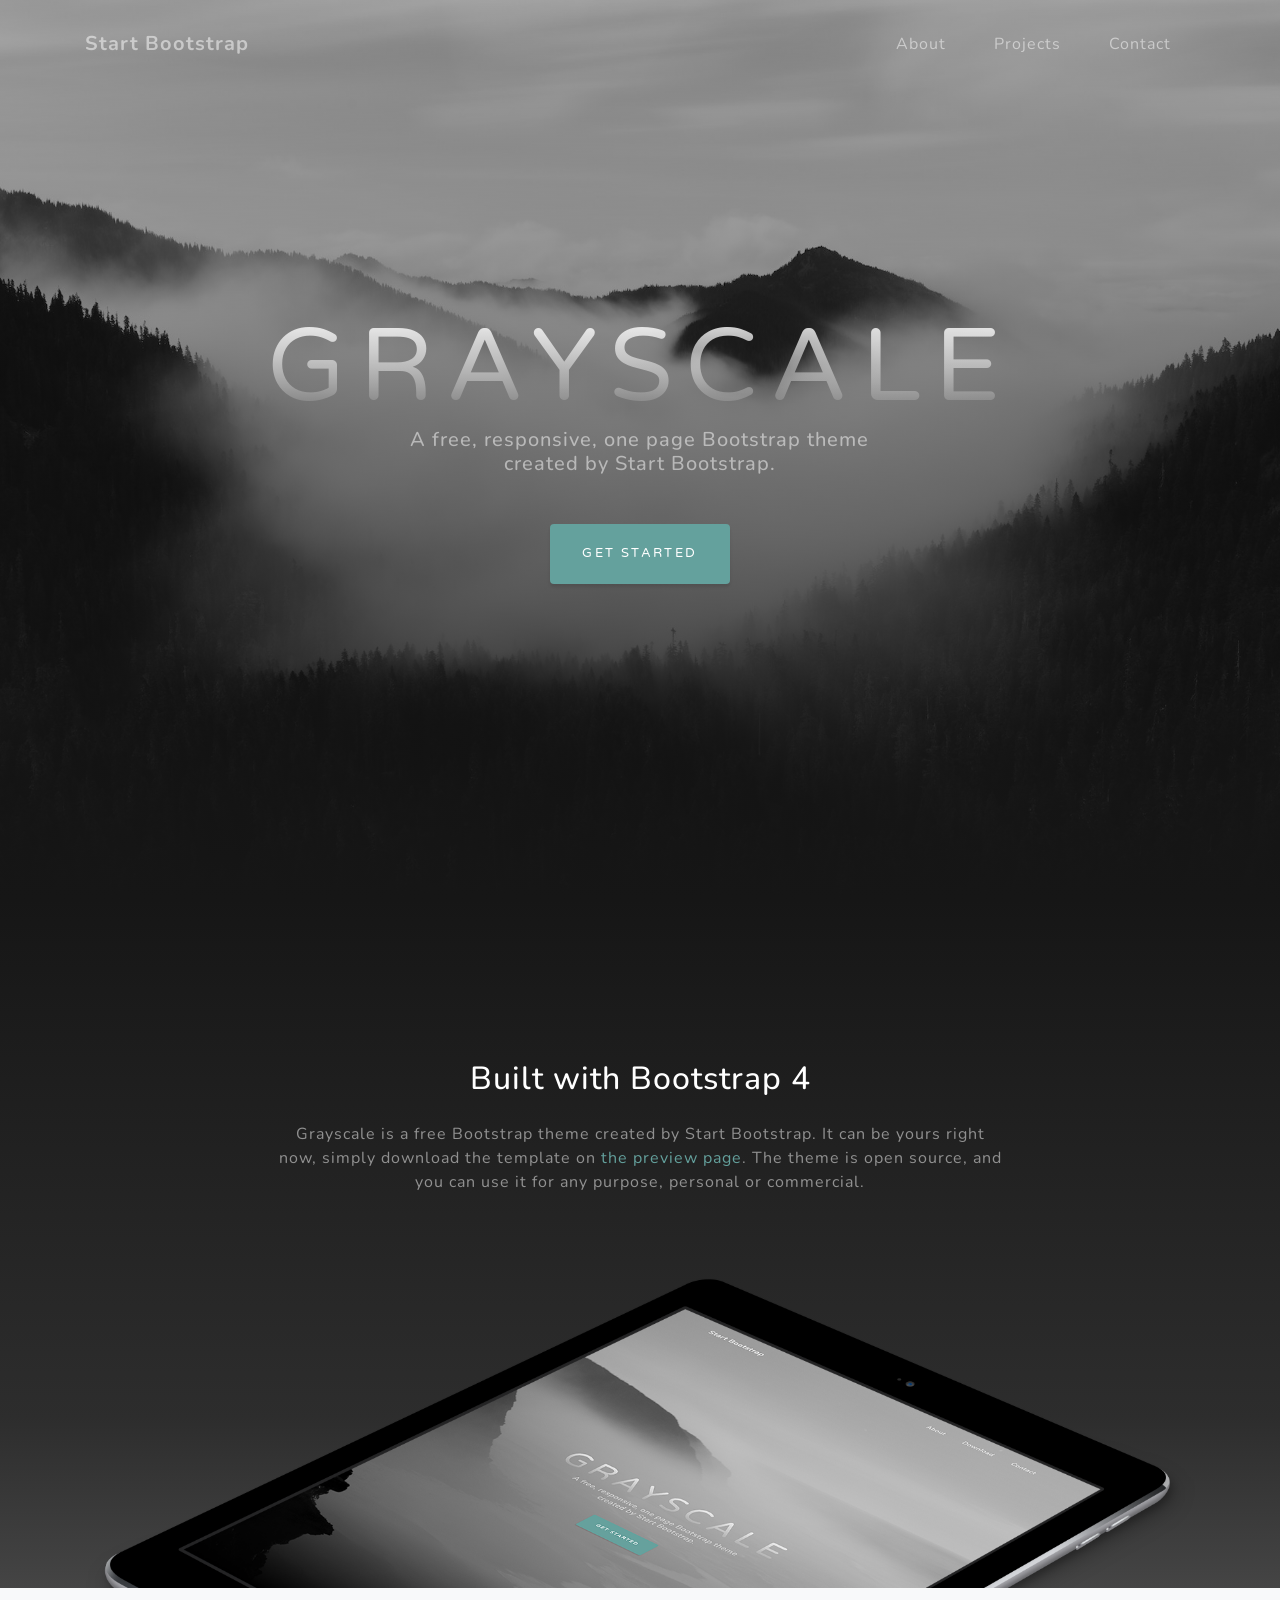
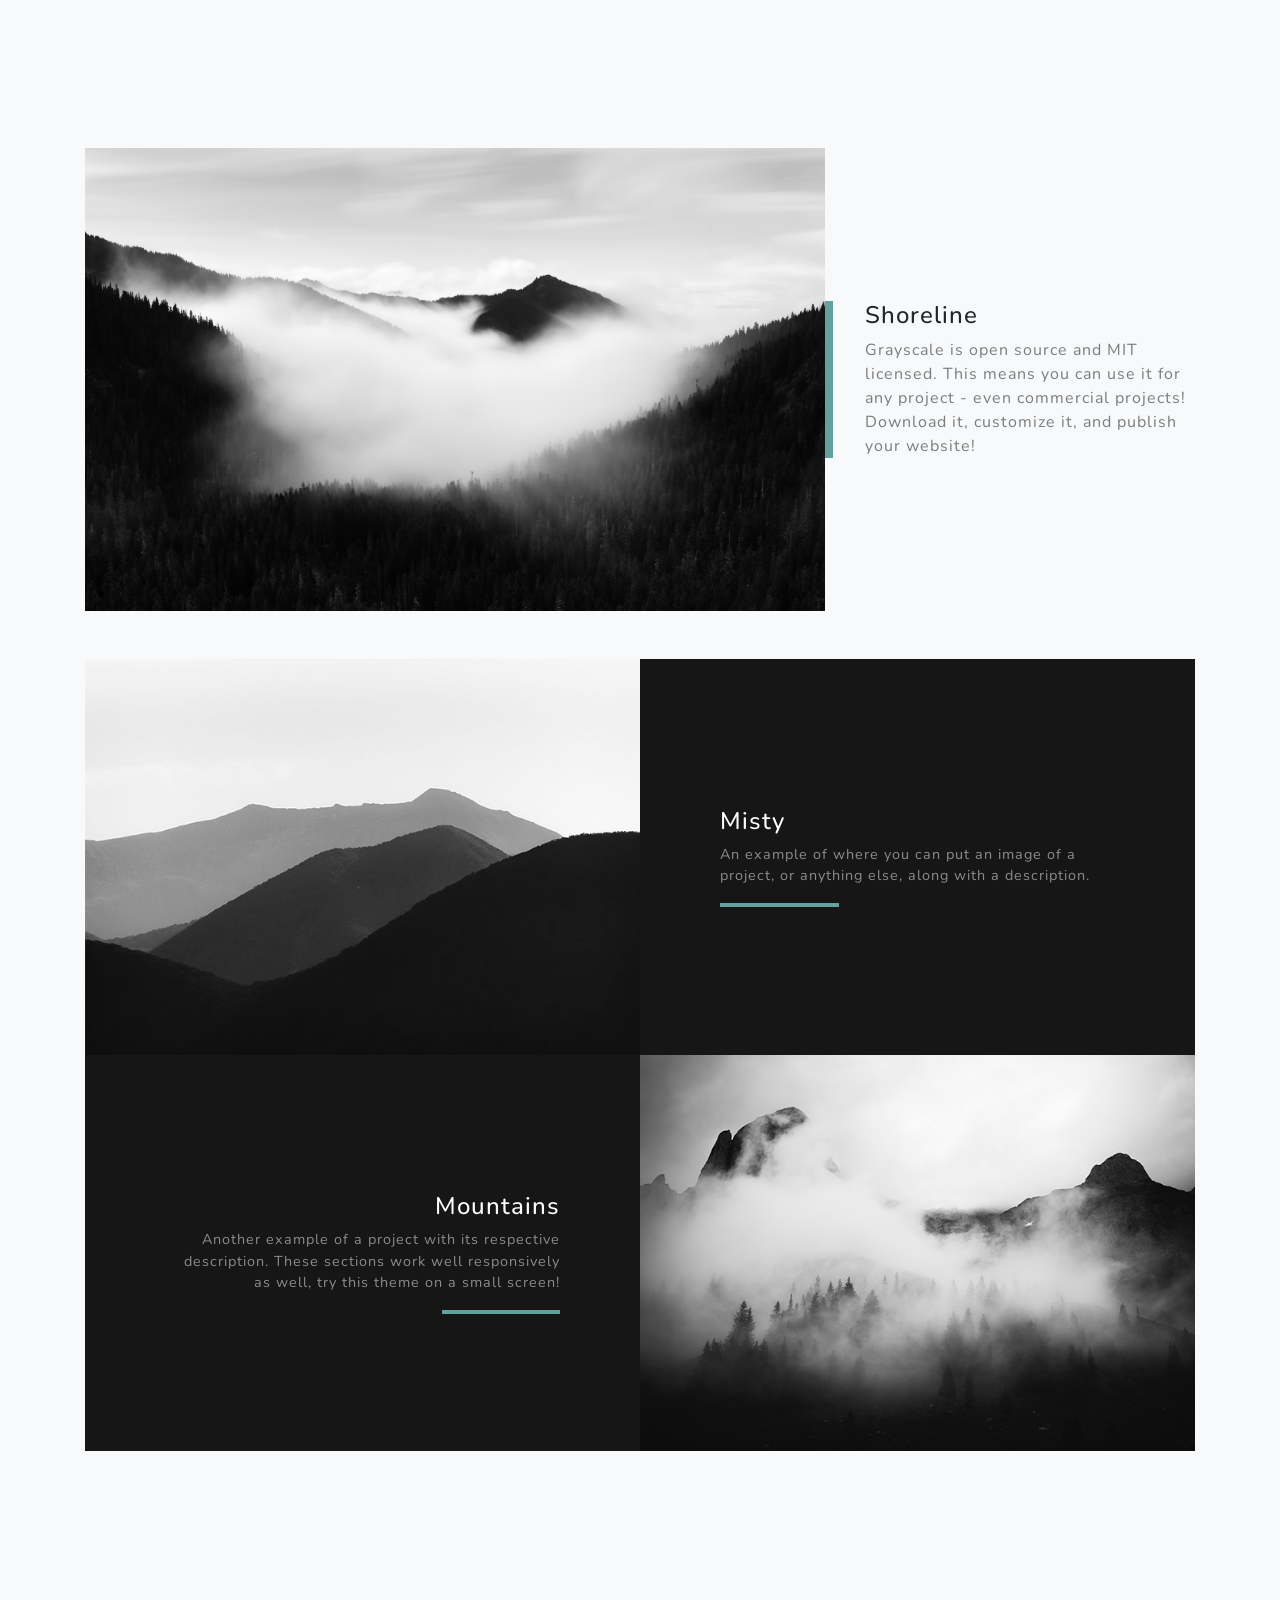
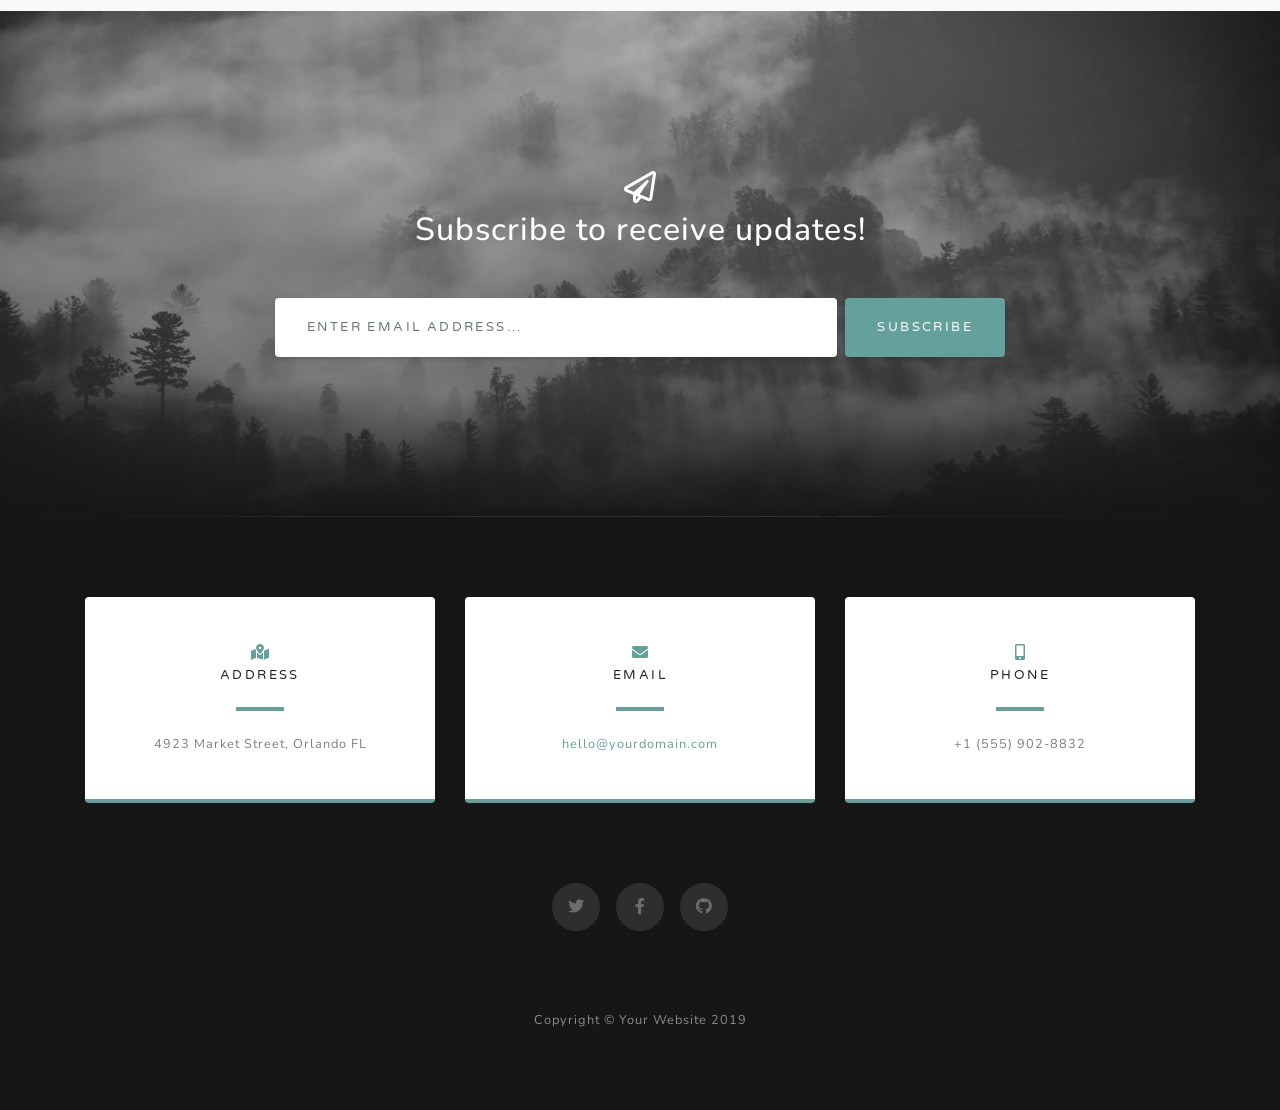
<file: authentication/static/home/index.html>
<!DOCTYPE html>
<html lang="en">

<head>

  <meta charset="utf-8">
  <meta name="viewport" content="width=device-width, initial-scale=1, shrink-to-fit=no">
  <meta name="description" content="">
  <meta name="author" content="">

  <title>Grayscale - Start Bootstrap Theme</title>

  <!-- Bootstrap core CSS -->
  <link href="vendor/bootstrap/css/bootstrap.min.css" rel="stylesheet">

  <!-- Custom fonts for this template -->
  <link href="vendor/fontawesome-free/css/all.min.css" rel="stylesheet">
  <link href="https://fonts.googleapis.com/css?family=Varela+Round" rel="stylesheet">
  <link href="https://fonts.googleapis.com/css?family=Nunito:200,200i,300,300i,400,400i,600,600i,700,700i,800,800i,900,900i" rel="stylesheet">

  <!-- Custom styles for this template -->
  <link href="css/grayscale.min.css" rel="stylesheet">

</head>

<body id="page-top">

  <!-- Navigation -->
  <nav class="navbar navbar-expand-lg navbar-light fixed-top" id="mainNav">
    <div class="container">
      <a class="navbar-brand js-scroll-trigger" href="#page-top">Start Bootstrap</a>
      <button class="navbar-toggler navbar-toggler-right" type="button" data-toggle="collapse" data-target="#navbarResponsive" aria-controls="navbarResponsive" aria-expanded="false" aria-label="Toggle navigation">
        Menu
        <i class="fas fa-bars"></i>
      </button>
      <div class="collapse navbar-collapse" id="navbarResponsive">
        <ul class="navbar-nav ml-auto">
          <li class="nav-item">
            <a class="nav-link js-scroll-trigger" href="#about">About</a>
          </li>
          <li class="nav-item">
            <a class="nav-link js-scroll-trigger" href="#projects">Projects</a>
          </li>
          <li class="nav-item">
            <a class="nav-link js-scroll-trigger" href="#signup">Contact</a>
          </li>
        </ul>
      </div>
    </div>
  </nav>

  <!-- Header -->
  <header class="masthead">
    <div class="container d-flex h-100 align-items-center">
      <div class="mx-auto text-center">
        <h1 class="mx-auto my-0 text-uppercase">Grayscale</h1>
        <h2 class="text-white-50 mx-auto mt-2 mb-5">A free, responsive, one page Bootstrap theme created by Start Bootstrap.</h2>
        <a href="#about" class="btn btn-primary js-scroll-trigger">Get Started</a>
      </div>
    </div>
  </header>

  <!-- About Section -->
  <section id="about" class="about-section text-center">
    <div class="container">
      <div class="row">
        <div class="col-lg-8 mx-auto">
          <h2 class="text-white mb-4">Built with Bootstrap 4</h2>
          <p class="text-white-50">Grayscale is a free Bootstrap theme created by Start Bootstrap. It can be yours right now, simply download the template on
            <a href="http://startbootstrap.com/template-overviews/grayscale/">the preview page</a>. The theme is open source, and you can use it for any purpose, personal or commercial.</p>
        </div>
      </div>
      <img src="img/ipad.png" class="img-fluid" alt="">
    </div>
  </section>

  <!-- Projects Section -->
  <section id="projects" class="projects-section bg-light">
    <div class="container">

      <!-- Featured Project Row -->
      <div class="row align-items-center no-gutters mb-4 mb-lg-5">
        <div class="col-xl-8 col-lg-7">
          <img class="img-fluid mb-3 mb-lg-0" src="img/bg-masthead.jpg" alt="">
        </div>
        <div class="col-xl-4 col-lg-5">
          <div class="featured-text text-center text-lg-left">
            <h4>Shoreline</h4>
            <p class="text-black-50 mb-0">Grayscale is open source and MIT licensed. This means you can use it for any project - even commercial projects! Download it, customize it, and publish your website!</p>
          </div>
        </div>
      </div>

      <!-- Project One Row -->
      <div class="row justify-content-center no-gutters mb-5 mb-lg-0">
        <div class="col-lg-6">
          <img class="img-fluid" src="img/demo-image-01.jpg" alt="">
        </div>
        <div class="col-lg-6">
          <div class="bg-black text-center h-100 project">
            <div class="d-flex h-100">
              <div class="project-text w-100 my-auto text-center text-lg-left">
                <h4 class="text-white">Misty</h4>
                <p class="mb-0 text-white-50">An example of where you can put an image of a project, or anything else, along with a description.</p>
                <hr class="d-none d-lg-block mb-0 ml-0">
              </div>
            </div>
          </div>
        </div>
      </div>

      <!-- Project Two Row -->
      <div class="row justify-content-center no-gutters">
        <div class="col-lg-6">
          <img class="img-fluid" src="img/demo-image-02.jpg" alt="">
        </div>
        <div class="col-lg-6 order-lg-first">
          <div class="bg-black text-center h-100 project">
            <div class="d-flex h-100">
              <div class="project-text w-100 my-auto text-center text-lg-right">
                <h4 class="text-white">Mountains</h4>
                <p class="mb-0 text-white-50">Another example of a project with its respective description. These sections work well responsively as well, try this theme on a small screen!</p>
                <hr class="d-none d-lg-block mb-0 mr-0">
              </div>
            </div>
          </div>
        </div>
      </div>

    </div>
  </section>

  <!-- Signup Section -->
  <section id="signup" class="signup-section">
    <div class="container">
      <div class="row">
        <div class="col-md-10 col-lg-8 mx-auto text-center">

          <i class="far fa-paper-plane fa-2x mb-2 text-white"></i>
          <h2 class="text-white mb-5">Subscribe to receive updates!</h2>

          <form class="form-inline d-flex">
            <input type="email" class="form-control flex-fill mr-0 mr-sm-2 mb-3 mb-sm-0" id="inputEmail" placeholder="Enter email address...">
            <button type="submit" class="btn btn-primary mx-auto">Subscribe</button>
          </form>

        </div>
      </div>
    </div>
  </section>

  <!-- Contact Section -->
  <section class="contact-section bg-black">
    <div class="container">

      <div class="row">

        <div class="col-md-4 mb-3 mb-md-0">
          <div class="card py-4 h-100">
            <div class="card-body text-center">
              <i class="fas fa-map-marked-alt text-primary mb-2"></i>
              <h4 class="text-uppercase m-0">Address</h4>
              <hr class="my-4">
              <div class="small text-black-50">4923 Market Street, Orlando FL</div>
            </div>
          </div>
        </div>

        <div class="col-md-4 mb-3 mb-md-0">
          <div class="card py-4 h-100">
            <div class="card-body text-center">
              <i class="fas fa-envelope text-primary mb-2"></i>
              <h4 class="text-uppercase m-0">Email</h4>
              <hr class="my-4">
              <div class="small text-black-50">
                <a href="#">hello@yourdomain.com</a>
              </div>
            </div>
          </div>
        </div>

        <div class="col-md-4 mb-3 mb-md-0">
          <div class="card py-4 h-100">
            <div class="card-body text-center">
              <i class="fas fa-mobile-alt text-primary mb-2"></i>
              <h4 class="text-uppercase m-0">Phone</h4>
              <hr class="my-4">
              <div class="small text-black-50">+1 (555) 902-8832</div>
            </div>
          </div>
        </div>
      </div>

      <div class="social d-flex justify-content-center">
        <a href="#" class="mx-2">
          <i class="fab fa-twitter"></i>
        </a>
        <a href="#" class="mx-2">
          <i class="fab fa-facebook-f"></i>
        </a>
        <a href="#" class="mx-2">
          <i class="fab fa-github"></i>
        </a>
      </div>

    </div>
  </section>

  <!-- Footer -->
  <footer class="bg-black small text-center text-white-50">
    <div class="container">
      Copyright &copy; Your Website 2019
    </div>
  </footer>

  <!-- Bootstrap core JavaScript -->
  <script src="vendor/jquery/jquery.min.js"></script>
  <script src="vendor/bootstrap/js/bootstrap.bundle.min.js"></script>

  <!-- Plugin JavaScript -->
  <script src="vendor/jquery-easing/jquery.easing.min.js"></script>

  <!-- Custom scripts for this template -->
  <script src="js/grayscale.min.js"></script>

</body>

</html>
</file>
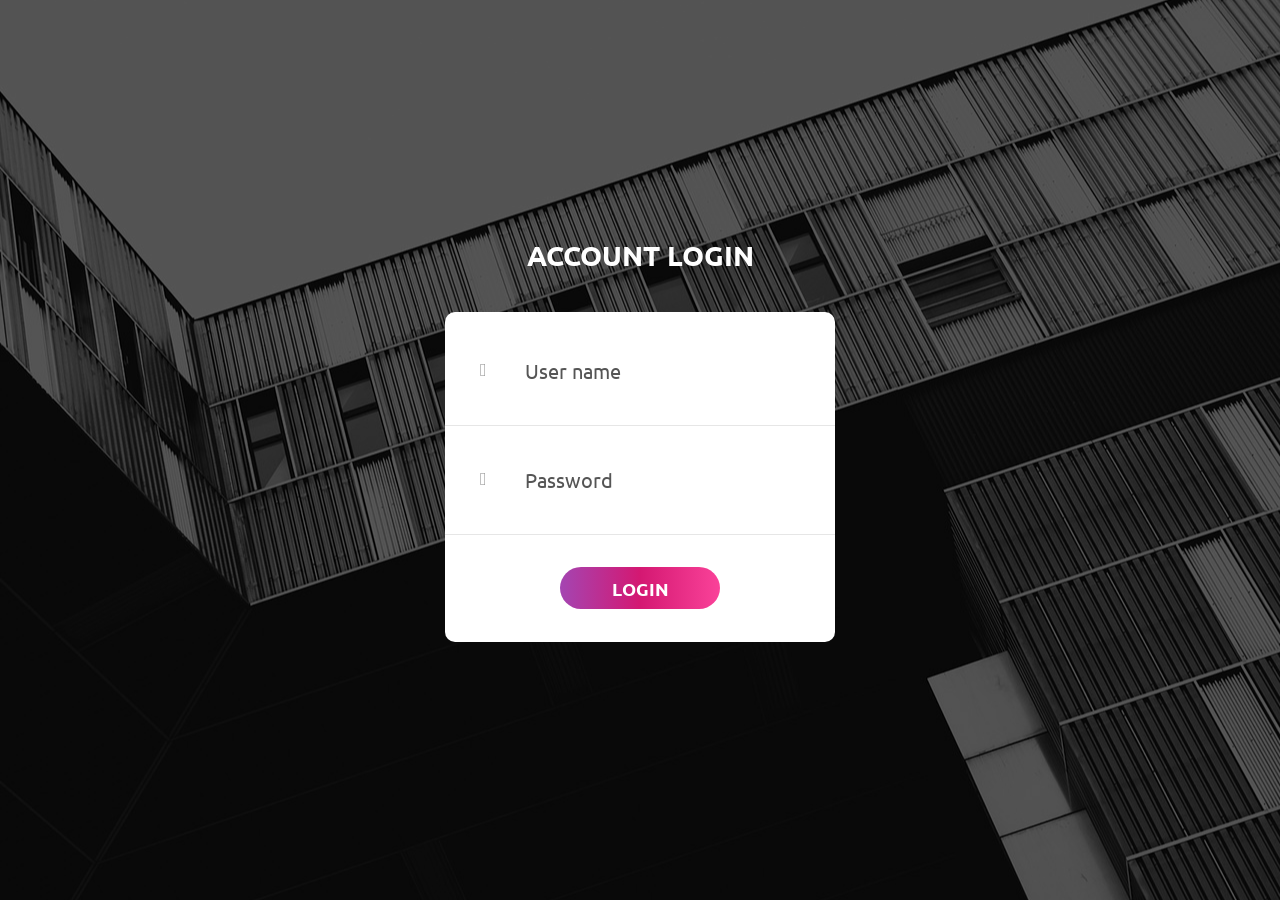
<file: authentication/static/login/index.html>
<!DOCTYPE html>
<html lang="en">
<head>
	<title>Login V16</title>
	<meta charset="UTF-8">
	<meta name="viewport" content="width=device-width, initial-scale=1">
<!--===============================================================================================-->	
	<link rel="icon" type="image/png" href="images/icons/favicon.ico"/>
<!--===============================================================================================-->
	<link rel="stylesheet" type="text/css" href="vendor/bootstrap/css/bootstrap.min.css">
<!--===============================================================================================-->
	<link rel="stylesheet" type="text/css" href="fonts/font-awesome-4.7.0/css/font-awesome.min.css">
<!--===============================================================================================-->
	<link rel="stylesheet" type="text/css" href="fonts/Linearicons-Free-v1.0.0/icon-font.min.css">
<!--===============================================================================================-->
	<link rel="stylesheet" type="text/css" href="vendor/animate/animate.css">
<!--===============================================================================================-->	
	<link rel="stylesheet" type="text/css" href="vendor/css-hamburgers/hamburgers.min.css">
<!--===============================================================================================-->
	<link rel="stylesheet" type="text/css" href="vendor/animsition/css/animsition.min.css">
<!--===============================================================================================-->
	<link rel="stylesheet" type="text/css" href="vendor/select2/select2.min.css">
<!--===============================================================================================-->	
	<link rel="stylesheet" type="text/css" href="vendor/daterangepicker/daterangepicker.css">
<!--===============================================================================================-->
	<link rel="stylesheet" type="text/css" href="css/util.css">
	<link rel="stylesheet" type="text/css" href="css/main.css">
<!--===============================================================================================-->
</head>
<body>
	
	<div class="limiter">
		<div class="container-login100" style="background-image: url('images/bg-01.jpg');">
			<div class="wrap-login100 p-t-30 p-b-50">
				<span class="login100-form-title p-b-41">
					Account Login
				</span>
				<form class="login100-form validate-form p-b-33 p-t-5">

					<div class="wrap-input100 validate-input" data-validate = "Enter username">
						<input class="input100" type="text" name="username" placeholder="User name">
						<span class="focus-input100" data-placeholder="&#xe82a;"></span>
					</div>

					<div class="wrap-input100 validate-input" data-validate="Enter password">
						<input class="input100" type="password" name="pass" placeholder="Password">
						<span class="focus-input100" data-placeholder="&#xe80f;"></span>
					</div>

					<div class="container-login100-form-btn m-t-32">
						<button class="login100-form-btn">
							Login
						</button>
					</div>

				</form>
			</div>
		</div>
	</div>
	

	<div id="dropDownSelect1"></div>
	
<!--===============================================================================================-->
	<script src="vendor/jquery/jquery-3.2.1.min.js"></script>
<!--===============================================================================================-->
	<script src="vendor/animsition/js/animsition.min.js"></script>
<!--===============================================================================================-->
	<script src="vendor/bootstrap/js/popper.js"></script>
	<script src="vendor/bootstrap/js/bootstrap.min.js"></script>
<!--===============================================================================================-->
	<script src="vendor/select2/select2.min.js"></script>
<!--===============================================================================================-->
	<script src="vendor/daterangepicker/moment.min.js"></script>
	<script src="vendor/daterangepicker/daterangepicker.js"></script>
<!--===============================================================================================-->
	<script src="vendor/countdowntime/countdowntime.js"></script>
<!--===============================================================================================-->
	<script src="js/main.js"></script>

</body>
</html>
</file>
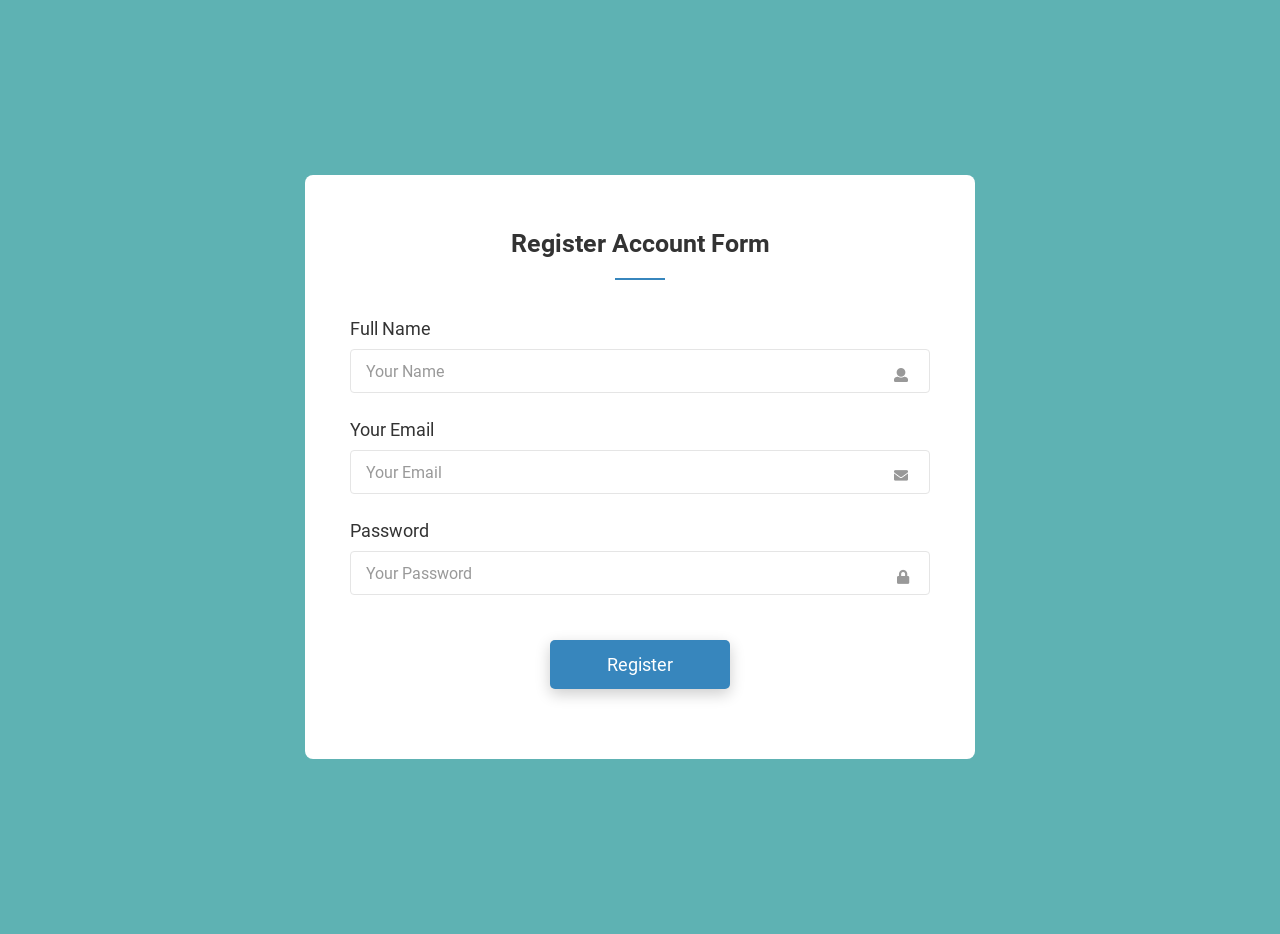
<file: authentication/static/signup/index.html>
<!DOCTYPE html>
<html>
<head>
	<meta charset="utf-8">
	<title>Form-v5 by Colorlib</title>
	<!-- Mobile Specific Metas -->
	<meta name="viewport" content="width=device-width, initial-scale=1, maximum-scale=1">
	<!-- Font-->
	<link rel="stylesheet" type="text/css" href="css/roboto-font.css">
	<link rel="stylesheet" type="text/css" href="fonts/font-awesome-5/css/fontawesome-all.min.css">
	<!-- Main Style Css -->
    <link rel="stylesheet" href="css/style.css"/>
</head>
<body class="form-v5">
	<div class="page-content">
		<div class="form-v5-content">
			<form class="form-detail" action="#" method="post">
				<h2>Register Account Form</h2>
				<div class="form-row">
					<label for="full-name">Full Name</label>
					<input type="text" name="full-name" id="full-name" class="input-text" placeholder="Your Name" required>
					<i class="fas fa-user"></i>
				</div>
				<div class="form-row">
					<label for="your-email">Your Email</label>
					<input type="text" name="your-email" id="your-email" class="input-text" placeholder="Your Email" required pattern="[^@]+@[^@]+.[a-zA-Z]{2,6}">
					<i class="fas fa-envelope"></i>
				</div>
				<div class="form-row">
					<label for="password">Password</label>
					<input type="password" name="password" id="password" class="input-text" placeholder="Your Password" required>
					<i class="fas fa-lock"></i>
				</div>
				<div class="form-row-last">
					<input type="submit" name="register" class="register" value="Register">
				</div>
			</form>
		</div>
	</div>
</body><!-- This templates was made by Colorlib (https://colorlib.com) -->
</html>
</file>
<file: authentication/static/login/vendor/daterangepicker/daterangepicker.css>
.daterangepicker {
  position: absolute;
  color: inherit;
  background-color: #fff;
  border-radius: 4px;
  width: 278px;
  padding: 4px;
  margin-top: 1px;
  top: 100px;
  left: 20px;
  /* Calendars */ }
  .daterangepicker:before, .daterangepicker:after {
    position: absolute;
    display: inline-block;
    border-bottom-color: rgba(0, 0, 0, 0.2);
    content: ''; }
  .daterangepicker:before {
    top: -7px;
    border-right: 7px solid transparent;
    border-left: 7px solid transparent;
    border-bottom: 7px solid #ccc; }
  .daterangepicker:after {
    top: -6px;
    border-right: 6px solid transparent;
    border-bottom: 6px solid #fff;
    border-left: 6px solid transparent; }
  .daterangepicker.opensleft:before {
    right: 9px; }
  .daterangepicker.opensleft:after {
    right: 10px; }
  .daterangepicker.openscenter:before {
    left: 0;
    right: 0;
    width: 0;
    margin-left: auto;
    margin-right: auto; }
  .daterangepicker.openscenter:after {
    left: 0;
    right: 0;
    width: 0;
    margin-left: auto;
    margin-right: auto; }
  .daterangepicker.opensright:before {
    left: 9px; }
  .daterangepicker.opensright:after {
    left: 10px; }
  .daterangepicker.dropup {
    margin-top: -5px; }
    .daterangepicker.dropup:before {
      top: initial;
      bottom: -7px;
      border-bottom: initial;
      border-top: 7px solid #ccc; }
    .daterangepicker.dropup:after {
      top: initial;
      bottom: -6px;
      border-bottom: initial;
      border-top: 6px solid #fff; }
  .daterangepicker.dropdown-menu {
    max-width: none;
    z-index: 3001; }
  .daterangepicker.single .ranges, .daterangepicker.single .calendar {
    float: none; }
  .daterangepicker.show-calendar .calendar {
    display: block; }
  .daterangepicker .calendar {
    display: none;
    max-width: 270px;
    margin: 4px; }
    .daterangepicker .calendar.single .calendar-table {
      border: none; }
    .daterangepicker .calendar th, .daterangepicker .calendar td {
      white-space: nowrap;
      text-align: center;
      min-width: 32px; }
  .daterangepicker .calendar-table {
    border: 1px solid #fff;
    padding: 4px;
    border-radius: 4px;
    background-color: #fff; }
  .daterangepicker table {
    width: 100%;
    margin: 0; }
  .daterangepicker td, .daterangepicker th {
    text-align: center;
    width: 20px;
    height: 20px;
    border-radius: 4px;
    border: 1px solid transparent;
    white-space: nowrap;
    cursor: pointer; }
    .daterangepicker td.available:hover, .daterangepicker th.available:hover {
      background-color: #eee;
      border-color: transparent;
      color: inherit; }
    .daterangepicker td.week, .daterangepicker th.week {
      font-size: 80%;
      color: #ccc; }
  .daterangepicker td.off, .daterangepicker td.off.in-range, .daterangepicker td.off.start-date, .daterangepicker td.off.end-date {
    background-color: #fff;
    border-color: transparent;
    color: #999; }
  .daterangepicker td.in-range {
    background-color: #ebf4f8;
    border-color: transparent;
    color: #000;
    border-radius: 0; }
  .daterangepicker td.start-date {
    border-radius: 4px 0 0 4px; }
  .daterangepicker td.end-date {
    border-radius: 0 4px 4px 0; }
  .daterangepicker td.start-date.end-date {
    border-radius: 4px; }
  .daterangepicker td.active, .daterangepicker td.active:hover {
    background-color: #357ebd;
    border-color: transparent;
    color: #fff; }
  .daterangepicker th.month {
    width: auto; }
  .daterangepicker td.disabled, .daterangepicker option.disabled {
    color: #999;
    cursor: not-allowed;
    text-decoration: line-through; }
  .daterangepicker select.monthselect, .daterangepicker select.yearselect {
    font-size: 12px;
    padding: 1px;
    height: auto;
    margin: 0;
    cursor: default; }
  .daterangepicker select.monthselect {
    margin-right: 2%;
    width: 56%; }
  .daterangepicker select.yearselect {
    width: 40%; }
  .daterangepicker select.hourselect, .daterangepicker select.minuteselect, .daterangepicker select.secondselect, .daterangepicker select.ampmselect {
    width: 50px;
    margin-bottom: 0; }
  .daterangepicker .input-mini {
    border: 1px solid #ccc;
    border-radius: 4px;
    color: #555;
    height: 30px;
    line-height: 30px;
    display: block;
    vertical-align: middle;
    margin: 0 0 5px 0;
    padding: 0 6px 0 28px;
    width: 100%; }
    .daterangepicker .input-mini.active {
      border: 1px solid #08c;
      border-radius: 4px; }
  .daterangepicker .daterangepicker_input {
    position: relative; }
    .daterangepicker .daterangepicker_input i {
      position: absolute;
      left: 8px;
      top: 8px; }
  .daterangepicker.rtl .input-mini {
    padding-right: 28px;
    padding-left: 6px; }
  .daterangepicker.rtl .daterangepicker_input i {
    left: auto;
    right: 8px; }
  .daterangepicker .calendar-time {
    text-align: center;
    margin: 5px auto;
    line-height: 30px;
    position: relative;
    padding-left: 28px; }
    .daterangepicker .calendar-time select.disabled {
      color: #ccc;
      cursor: not-allowed; }

.ranges {
  font-size: 11px;
  float: none;
  margin: 4px;
  text-align: left; }
  .ranges ul {
    list-style: none;
    margin: 0 auto;
    padding: 0;
    width: 100%; }
  .ranges li {
    font-size: 13px;
    background-color: #f5f5f5;
    border: 1px solid #f5f5f5;
    border-radius: 4px;
    color: #08c;
    padding: 3px 12px;
    margin-bottom: 8px;
    cursor: pointer; }
    .ranges li:hover {
      background-color: #08c;
      border: 1px solid #08c;
      color: #fff; }
    .ranges li.active {
      background-color: #08c;
      border: 1px solid #08c;
      color: #fff; }

/*  Larger Screen Styling */
@media (min-width: 564px) {
  .daterangepicker {
    width: auto; }
    .daterangepicker .ranges ul {
      width: 160px; }
    .daterangepicker.single .ranges ul {
      width: 100%; }
    .daterangepicker.single .calendar.left {
      clear: none; }
    .daterangepicker.single.ltr .ranges, .daterangepicker.single.ltr .calendar {
      float: left; }
    .daterangepicker.single.rtl .ranges, .daterangepicker.single.rtl .calendar {
      float: right; }
    .daterangepicker.ltr {
      direction: ltr;
      text-align: left; }
      .daterangepicker.ltr .calendar.left {
        clear: left;
        margin-right: 0; }
        .daterangepicker.ltr .calendar.left .calendar-table {
          border-right: none;
          border-top-right-radius: 0;
          border-bottom-right-radius: 0; }
      .daterangepicker.ltr .calendar.right {
        margin-left: 0; }
        .daterangepicker.ltr .calendar.right .calendar-table {
          border-left: none;
          border-top-left-radius: 0;
          border-bottom-left-radius: 0; }
      .daterangepicker.ltr .left .daterangepicker_input {
        padding-right: 12px; }
      .daterangepicker.ltr .calendar.left .calendar-table {
        padding-right: 12px; }
      .daterangepicker.ltr .ranges, .daterangepicker.ltr .calendar {
        float: left; }
    .daterangepicker.rtl {
      direction: rtl;
      text-align: right; }
      .daterangepicker.rtl .calendar.left {
        clear: right;
        margin-left: 0; }
        .daterangepicker.rtl .calendar.left .calendar-table {
          border-left: none;
          border-top-left-radius: 0;
          border-bottom-left-radius: 0; }
      .daterangepicker.rtl .calendar.right {
        margin-right: 0; }
        .daterangepicker.rtl .calendar.right .calendar-table {
          border-right: none;
          border-top-right-radius: 0;
          border-bottom-right-radius: 0; }
      .daterangepicker.rtl .left .daterangepicker_input {
        padding-left: 12px; }
      .daterangepicker.rtl .calendar.left .calendar-table {
        padding-left: 12px; }
      .daterangepicker.rtl .ranges, .daterangepicker.rtl .calendar {
        text-align: right;
        float: right; } }
@media (min-width: 730px) {
  .daterangepicker .ranges {
    width: auto; }
  .daterangepicker.ltr .ranges {
    float: left; }
  .daterangepicker.rtl .ranges {
    float: right; }
  .daterangepicker .calendar.left {
    clear: none !important; } }
</file>
<file: authentication/static/login/css/util.css>
/*[ FONT SIZE ]
///////////////////////////////////////////////////////////
*/
.fs-1 {font-size: 1px;}
.fs-2 {font-size: 2px;}
.fs-3 {font-size: 3px;}
.fs-4 {font-size: 4px;}
.fs-5 {font-size: 5px;}
.fs-6 {font-size: 6px;}
.fs-7 {font-size: 7px;}
.fs-8 {font-size: 8px;}
.fs-9 {font-size: 9px;}
.fs-10 {font-size: 10px;}
.fs-11 {font-size: 11px;}
.fs-12 {font-size: 12px;}
.fs-13 {font-size: 13px;}
.fs-14 {font-size: 14px;}
.fs-15 {font-size: 15px;}
.fs-16 {font-size: 16px;}
.fs-17 {font-size: 17px;}
.fs-18 {font-size: 18px;}
.fs-19 {font-size: 19px;}
.fs-20 {font-size: 20px;}
.fs-21 {font-size: 21px;}
.fs-22 {font-size: 22px;}
.fs-23 {font-size: 23px;}
.fs-24 {font-size: 24px;}
.fs-25 {font-size: 25px;}
.fs-26 {font-size: 26px;}
.fs-27 {font-size: 27px;}
.fs-28 {font-size: 28px;}
.fs-29 {font-size: 29px;}
.fs-30 {font-size: 30px;}
.fs-31 {font-size: 31px;}
.fs-32 {font-size: 32px;}
.fs-33 {font-size: 33px;}
.fs-34 {font-size: 34px;}
.fs-35 {font-size: 35px;}
.fs-36 {font-size: 36px;}
.fs-37 {font-size: 37px;}
.fs-38 {font-size: 38px;}
.fs-39 {font-size: 39px;}
.fs-40 {font-size: 40px;}
.fs-41 {font-size: 41px;}
.fs-42 {font-size: 42px;}
.fs-43 {font-size: 43px;}
.fs-44 {font-size: 44px;}
.fs-45 {font-size: 45px;}
.fs-46 {font-size: 46px;}
.fs-47 {font-size: 47px;}
.fs-48 {font-size: 48px;}
.fs-49 {font-size: 49px;}
.fs-50 {font-size: 50px;}
.fs-51 {font-size: 51px;}
.fs-52 {font-size: 52px;}
.fs-53 {font-size: 53px;}
.fs-54 {font-size: 54px;}
.fs-55 {font-size: 55px;}
.fs-56 {font-size: 56px;}
.fs-57 {font-size: 57px;}
.fs-58 {font-size: 58px;}
.fs-59 {font-size: 59px;}
.fs-60 {font-size: 60px;}
.fs-61 {font-size: 61px;}
.fs-62 {font-size: 62px;}
.fs-63 {font-size: 63px;}
.fs-64 {font-size: 64px;}
.fs-65 {font-size: 65px;}
.fs-66 {font-size: 66px;}
.fs-67 {font-size: 67px;}
.fs-68 {font-size: 68px;}
.fs-69 {font-size: 69px;}
.fs-70 {font-size: 70px;}
.fs-71 {font-size: 71px;}
.fs-72 {font-size: 72px;}
.fs-73 {font-size: 73px;}
.fs-74 {font-size: 74px;}
.fs-75 {font-size: 75px;}
.fs-76 {font-size: 76px;}
.fs-77 {font-size: 77px;}
.fs-78 {font-size: 78px;}
.fs-79 {font-size: 79px;}
.fs-80 {font-size: 80px;}
.fs-81 {font-size: 81px;}
.fs-82 {font-size: 82px;}
.fs-83 {font-size: 83px;}
.fs-84 {font-size: 84px;}
.fs-85 {font-size: 85px;}
.fs-86 {font-size: 86px;}
.fs-87 {font-size: 87px;}
.fs-88 {font-size: 88px;}
.fs-89 {font-size: 89px;}
.fs-90 {font-size: 90px;}
.fs-91 {font-size: 91px;}
.fs-92 {font-size: 92px;}
.fs-93 {font-size: 93px;}
.fs-94 {font-size: 94px;}
.fs-95 {font-size: 95px;}
.fs-96 {font-size: 96px;}
.fs-97 {font-size: 97px;}
.fs-98 {font-size: 98px;}
.fs-99 {font-size: 99px;}
.fs-100 {font-size: 100px;}
.fs-101 {font-size: 101px;}
.fs-102 {font-size: 102px;}
.fs-103 {font-size: 103px;}
.fs-104 {font-size: 104px;}
.fs-105 {font-size: 105px;}
.fs-106 {font-size: 106px;}
.fs-107 {font-size: 107px;}
.fs-108 {font-size: 108px;}
.fs-109 {font-size: 109px;}
.fs-110 {font-size: 110px;}
.fs-111 {font-size: 111px;}
.fs-112 {font-size: 112px;}
.fs-113 {font-size: 113px;}
.fs-114 {font-size: 114px;}
.fs-115 {font-size: 115px;}
.fs-116 {font-size: 116px;}
.fs-117 {font-size: 117px;}
.fs-118 {font-size: 118px;}
.fs-119 {font-size: 119px;}
.fs-120 {font-size: 120px;}
.fs-121 {font-size: 121px;}
.fs-122 {font-size: 122px;}
.fs-123 {font-size: 123px;}
.fs-124 {font-size: 124px;}
.fs-125 {font-size: 125px;}
.fs-126 {font-size: 126px;}
.fs-127 {font-size: 127px;}
.fs-128 {font-size: 128px;}
.fs-129 {font-size: 129px;}
.fs-130 {font-size: 130px;}
.fs-131 {font-size: 131px;}
.fs-132 {font-size: 132px;}
.fs-133 {font-size: 133px;}
.fs-134 {font-size: 134px;}
.fs-135 {font-size: 135px;}
.fs-136 {font-size: 136px;}
.fs-137 {font-size: 137px;}
.fs-138 {font-size: 138px;}
.fs-139 {font-size: 139px;}
.fs-140 {font-size: 140px;}
.fs-141 {font-size: 141px;}
.fs-142 {font-size: 142px;}
.fs-143 {font-size: 143px;}
.fs-144 {font-size: 144px;}
.fs-145 {font-size: 145px;}
.fs-146 {font-size: 146px;}
.fs-147 {font-size: 147px;}
.fs-148 {font-size: 148px;}
.fs-149 {font-size: 149px;}
.fs-150 {font-size: 150px;}
.fs-151 {font-size: 151px;}
.fs-152 {font-size: 152px;}
.fs-153 {font-size: 153px;}
.fs-154 {font-size: 154px;}
.fs-155 {font-size: 155px;}
.fs-156 {font-size: 156px;}
.fs-157 {font-size: 157px;}
.fs-158 {font-size: 158px;}
.fs-159 {font-size: 159px;}
.fs-160 {font-size: 160px;}
.fs-161 {font-size: 161px;}
.fs-162 {font-size: 162px;}
.fs-163 {font-size: 163px;}
.fs-164 {font-size: 164px;}
.fs-165 {font-size: 165px;}
.fs-166 {font-size: 166px;}
.fs-167 {font-size: 167px;}
.fs-168 {font-size: 168px;}
.fs-169 {font-size: 169px;}
.fs-170 {font-size: 170px;}
.fs-171 {font-size: 171px;}
.fs-172 {font-size: 172px;}
.fs-173 {font-size: 173px;}
.fs-174 {font-size: 174px;}
.fs-175 {font-size: 175px;}
.fs-176 {font-size: 176px;}
.fs-177 {font-size: 177px;}
.fs-178 {font-size: 178px;}
.fs-179 {font-size: 179px;}
.fs-180 {font-size: 180px;}
.fs-181 {font-size: 181px;}
.fs-182 {font-size: 182px;}
.fs-183 {font-size: 183px;}
.fs-184 {font-size: 184px;}
.fs-185 {font-size: 185px;}
.fs-186 {font-size: 186px;}
.fs-187 {font-size: 187px;}
.fs-188 {font-size: 188px;}
.fs-189 {font-size: 189px;}
.fs-190 {font-size: 190px;}
.fs-191 {font-size: 191px;}
.fs-192 {font-size: 192px;}
.fs-193 {font-size: 193px;}
.fs-194 {font-size: 194px;}
.fs-195 {font-size: 195px;}
.fs-196 {font-size: 196px;}
.fs-197 {font-size: 197px;}
.fs-198 {font-size: 198px;}
.fs-199 {font-size: 199px;}
.fs-200 {font-size: 200px;}

/*[ PADDING ]
///////////////////////////////////////////////////////////
*/
.p-t-0 {padding-top: 0px;}
.p-t-1 {padding-top: 1px;}
.p-t-2 {padding-top: 2px;}
.p-t-3 {padding-top: 3px;}
.p-t-4 {padding-top: 4px;}
.p-t-5 {padding-top: 5px;}
.p-t-6 {padding-top: 6px;}
.p-t-7 {padding-top: 7px;}
.p-t-8 {padding-top: 8px;}
.p-t-9 {padding-top: 9px;}
.p-t-10 {padding-top: 10px;}
.p-t-11 {padding-top: 11px;}
.p-t-12 {padding-top: 12px;}
.p-t-13 {padding-top: 13px;}
.p-t-14 {padding-top: 14px;}
.p-t-15 {padding-top: 15px;}
.p-t-16 {padding-top: 16px;}
.p-t-17 {padding-top: 17px;}
.p-t-18 {padding-top: 18px;}
.p-t-19 {padding-top: 19px;}
.p-t-20 {padding-top: 20px;}
.p-t-21 {padding-top: 21px;}
.p-t-22 {padding-top: 22px;}
.p-t-23 {padding-top: 23px;}
.p-t-24 {padding-top: 24px;}
.p-t-25 {padding-top: 25px;}
.p-t-26 {padding-top: 26px;}
.p-t-27 {padding-top: 27px;}
.p-t-28 {padding-top: 28px;}
.p-t-29 {padding-top: 29px;}
.p-t-30 {padding-top: 30px;}
.p-t-31 {padding-top: 31px;}
.p-t-32 {padding-top: 32px;}
.p-t-33 {padding-top: 33px;}
.p-t-34 {padding-top: 34px;}
.p-t-35 {padding-top: 35px;}
.p-t-36 {padding-top: 36px;}
.p-t-37 {padding-top: 37px;}
.p-t-38 {padding-top: 38px;}
.p-t-39 {padding-top: 39px;}
.p-t-40 {padding-top: 40px;}
.p-t-41 {padding-top: 41px;}
.p-t-42 {padding-top: 42px;}
.p-t-43 {padding-top: 43px;}
.p-t-44 {padding-top: 44px;}
.p-t-45 {padding-top: 45px;}
.p-t-46 {padding-top: 46px;}
.p-t-47 {padding-top: 47px;}
.p-t-48 {padding-top: 48px;}
.p-t-49 {padding-top: 49px;}
.p-t-50 {padding-top: 50px;}
.p-t-51 {padding-top: 51px;}
.p-t-52 {padding-top: 52px;}
.p-t-53 {padding-top: 53px;}
.p-t-54 {padding-top: 54px;}
.p-t-55 {padding-top: 55px;}
.p-t-56 {padding-top: 56px;}
.p-t-57 {padding-top: 57px;}
.p-t-58 {padding-top: 58px;}
.p-t-59 {padding-top: 59px;}
.p-t-60 {padding-top: 60px;}
.p-t-61 {padding-top: 61px;}
.p-t-62 {padding-top: 62px;}
.p-t-63 {padding-top: 63px;}
.p-t-64 {padding-top: 64px;}
.p-t-65 {padding-top: 65px;}
.p-t-66 {padding-top: 66px;}
.p-t-67 {padding-top: 67px;}
.p-t-68 {padding-top: 68px;}
.p-t-69 {padding-top: 69px;}
.p-t-70 {padding-top: 70px;}
.p-t-71 {padding-top: 71px;}
.p-t-72 {padding-top: 72px;}
.p-t-73 {padding-top: 73px;}
.p-t-74 {padding-top: 74px;}
.p-t-75 {padding-top: 75px;}
.p-t-76 {padding-top: 76px;}
.p-t-77 {padding-top: 77px;}
.p-t-78 {padding-top: 78px;}
.p-t-79 {padding-top: 79px;}
.p-t-80 {padding-top: 80px;}
.p-t-81 {padding-top: 81px;}
.p-t-82 {padding-top: 82px;}
.p-t-83 {padding-top: 83px;}
.p-t-84 {padding-top: 84px;}
.p-t-85 {padding-top: 85px;}
.p-t-86 {padding-top: 86px;}
.p-t-87 {padding-top: 87px;}
.p-t-88 {padding-top: 88px;}
.p-t-89 {padding-top: 89px;}
.p-t-90 {padding-top: 90px;}
.p-t-91 {padding-top: 91px;}
.p-t-92 {padding-top: 92px;}
.p-t-93 {padding-top: 93px;}
.p-t-94 {padding-top: 94px;}
.p-t-95 {padding-top: 95px;}
.p-t-96 {padding-top: 96px;}
.p-t-97 {padding-top: 97px;}
.p-t-98 {padding-top: 98px;}
.p-t-99 {padding-top: 99px;}
.p-t-100 {padding-top: 100px;}
.p-t-101 {padding-top: 101px;}
.p-t-102 {padding-top: 102px;}
.p-t-103 {padding-top: 103px;}
.p-t-104 {padding-top: 104px;}
.p-t-105 {padding-top: 105px;}
.p-t-106 {padding-top: 106px;}
.p-t-107 {padding-top: 107px;}
.p-t-108 {padding-top: 108px;}
.p-t-109 {padding-top: 109px;}
.p-t-110 {padding-top: 110px;}
.p-t-111 {padding-top: 111px;}
.p-t-112 {padding-top: 112px;}
.p-t-113 {padding-top: 113px;}
.p-t-114 {padding-top: 114px;}
.p-t-115 {padding-top: 115px;}
.p-t-116 {padding-top: 116px;}
.p-t-117 {padding-top: 117px;}
.p-t-118 {padding-top: 118px;}
.p-t-119 {padding-top: 119px;}
.p-t-120 {padding-top: 120px;}
.p-t-121 {padding-top: 121px;}
.p-t-122 {padding-top: 122px;}
.p-t-123 {padding-top: 123px;}
.p-t-124 {padding-top: 124px;}
.p-t-125 {padding-top: 125px;}
.p-t-126 {padding-top: 126px;}
.p-t-127 {padding-top: 127px;}
.p-t-128 {padding-top: 128px;}
.p-t-129 {padding-top: 129px;}
.p-t-130 {padding-top: 130px;}
.p-t-131 {padding-top: 131px;}
.p-t-132 {padding-top: 132px;}
.p-t-133 {padding-top: 133px;}
.p-t-134 {padding-top: 134px;}
.p-t-135 {padding-top: 135px;}
.p-t-136 {padding-top: 136px;}
.p-t-137 {padding-top: 137px;}
.p-t-138 {padding-top: 138px;}
.p-t-139 {padding-top: 139px;}
.p-t-140 {padding-top: 140px;}
.p-t-141 {padding-top: 141px;}
.p-t-142 {padding-top: 142px;}
.p-t-143 {padding-top: 143px;}
.p-t-144 {padding-top: 144px;}
.p-t-145 {padding-top: 145px;}
.p-t-146 {padding-top: 146px;}
.p-t-147 {padding-top: 147px;}
.p-t-148 {padding-top: 148px;}
.p-t-149 {padding-top: 149px;}
.p-t-150 {padding-top: 150px;}
.p-t-151 {padding-top: 151px;}
.p-t-152 {padding-top: 152px;}
.p-t-153 {padding-top: 153px;}
.p-t-154 {padding-top: 154px;}
.p-t-155 {padding-top: 155px;}
.p-t-156 {padding-top: 156px;}
.p-t-157 {padding-top: 157px;}
.p-t-158 {padding-top: 158px;}
.p-t-159 {padding-top: 159px;}
.p-t-160 {padding-top: 160px;}
.p-t-161 {padding-top: 161px;}
.p-t-162 {padding-top: 162px;}
.p-t-163 {padding-top: 163px;}
.p-t-164 {padding-top: 164px;}
.p-t-165 {padding-top: 165px;}
.p-t-166 {padding-top: 166px;}
.p-t-167 {padding-top: 167px;}
.p-t-168 {padding-top: 168px;}
.p-t-169 {padding-top: 169px;}
.p-t-170 {padding-top: 170px;}
.p-t-171 {padding-top: 171px;}
.p-t-172 {padding-top: 172px;}
.p-t-173 {padding-top: 173px;}
.p-t-174 {padding-top: 174px;}
.p-t-175 {padding-top: 175px;}
.p-t-176 {padding-top: 176px;}
.p-t-177 {padding-top: 177px;}
.p-t-178 {padding-top: 178px;}
.p-t-179 {padding-top: 179px;}
.p-t-180 {padding-top: 180px;}
.p-t-181 {padding-top: 181px;}
.p-t-182 {padding-top: 182px;}
.p-t-183 {padding-top: 183px;}
.p-t-184 {padding-top: 184px;}
.p-t-185 {padding-top: 185px;}
.p-t-186 {padding-top: 186px;}
.p-t-187 {padding-top: 187px;}
.p-t-188 {padding-top: 188px;}
.p-t-189 {padding-top: 189px;}
.p-t-190 {padding-top: 190px;}
.p-t-191 {padding-top: 191px;}
.p-t-192 {padding-top: 192px;}
.p-t-193 {padding-top: 193px;}
.p-t-194 {padding-top: 194px;}
.p-t-195 {padding-top: 195px;}
.p-t-196 {padding-top: 196px;}
.p-t-197 {padding-top: 197px;}
.p-t-198 {padding-top: 198px;}
.p-t-199 {padding-top: 199px;}
.p-t-200 {padding-top: 200px;}
.p-t-201 {padding-top: 201px;}
.p-t-202 {padding-top: 202px;}
.p-t-203 {padding-top: 203px;}
.p-t-204 {padding-top: 204px;}
.p-t-205 {padding-top: 205px;}
.p-t-206 {padding-top: 206px;}
.p-t-207 {padding-top: 207px;}
.p-t-208 {padding-top: 208px;}
.p-t-209 {padding-top: 209px;}
.p-t-210 {padding-top: 210px;}
.p-t-211 {padding-top: 211px;}
.p-t-212 {padding-top: 212px;}
.p-t-213 {padding-top: 213px;}
.p-t-214 {padding-top: 214px;}
.p-t-215 {padding-top: 215px;}
.p-t-216 {padding-top: 216px;}
.p-t-217 {padding-top: 217px;}
.p-t-218 {padding-top: 218px;}
.p-t-219 {padding-top: 219px;}
.p-t-220 {padding-top: 220px;}
.p-t-221 {padding-top: 221px;}
.p-t-222 {padding-top: 222px;}
.p-t-223 {padding-top: 223px;}
.p-t-224 {padding-top: 224px;}
.p-t-225 {padding-top: 225px;}
.p-t-226 {padding-top: 226px;}
.p-t-227 {padding-top: 227px;}
.p-t-228 {padding-top: 228px;}
.p-t-229 {padding-top: 229px;}
.p-t-230 {padding-top: 230px;}
.p-t-231 {padding-top: 231px;}
.p-t-232 {padding-top: 232px;}
.p-t-233 {padding-top: 233px;}
.p-t-234 {padding-top: 234px;}
.p-t-235 {padding-top: 235px;}
.p-t-236 {padding-top: 236px;}
.p-t-237 {padding-top: 237px;}
.p-t-238 {padding-top: 238px;}
.p-t-239 {padding-top: 239px;}
.p-t-240 {padding-top: 240px;}
.p-t-241 {padding-top: 241px;}
.p-t-242 {padding-top: 242px;}
.p-t-243 {padding-top: 243px;}
.p-t-244 {padding-top: 244px;}
.p-t-245 {padding-top: 245px;}
.p-t-246 {padding-top: 246px;}
.p-t-247 {padding-top: 247px;}
.p-t-248 {padding-top: 248px;}
.p-t-249 {padding-top: 249px;}
.p-t-250 {padding-top: 250px;}
.p-b-0 {padding-bottom: 0px;}
.p-b-1 {padding-bottom: 1px;}
.p-b-2 {padding-bottom: 2px;}
.p-b-3 {padding-bottom: 3px;}
.p-b-4 {padding-bottom: 4px;}
.p-b-5 {padding-bottom: 5px;}
.p-b-6 {padding-bottom: 6px;}
.p-b-7 {padding-bottom: 7px;}
.p-b-8 {padding-bottom: 8px;}
.p-b-9 {padding-bottom: 9px;}
.p-b-10 {padding-bottom: 10px;}
.p-b-11 {padding-bottom: 11px;}
.p-b-12 {padding-bottom: 12px;}
.p-b-13 {padding-bottom: 13px;}
.p-b-14 {padding-bottom: 14px;}
.p-b-15 {padding-bottom: 15px;}
.p-b-16 {padding-bottom: 16px;}
.p-b-17 {padding-bottom: 17px;}
.p-b-18 {padding-bottom: 18px;}
.p-b-19 {padding-bottom: 19px;}
.p-b-20 {padding-bottom: 20px;}
.p-b-21 {padding-bottom: 21px;}
.p-b-22 {padding-bottom: 22px;}
.p-b-23 {padding-bottom: 23px;}
.p-b-24 {padding-bottom: 24px;}
.p-b-25 {padding-bottom: 25px;}
.p-b-26 {padding-bottom: 26px;}
.p-b-27 {padding-bottom: 27px;}
.p-b-28 {padding-bottom: 28px;}
.p-b-29 {padding-bottom: 29px;}
.p-b-30 {padding-bottom: 30px;}
.p-b-31 {padding-bottom: 31px;}
.p-b-32 {padding-bottom: 32px;}
.p-b-33 {padding-bottom: 33px;}
.p-b-34 {padding-bottom: 34px;}
.p-b-35 {padding-bottom: 35px;}
.p-b-36 {padding-bottom: 36px;}
.p-b-37 {padding-bottom: 37px;}
.p-b-38 {padding-bottom: 38px;}
.p-b-39 {padding-bottom: 39px;}
.p-b-40 {padding-bottom: 40px;}
.p-b-41 {padding-bottom: 41px;}
.p-b-42 {padding-bottom: 42px;}
.p-b-43 {padding-bottom: 43px;}
.p-b-44 {padding-bottom: 44px;}
.p-b-45 {padding-bottom: 45px;}
.p-b-46 {padding-bottom: 46px;}
.p-b-47 {padding-bottom: 47px;}
.p-b-48 {padding-bottom: 48px;}
.p-b-49 {padding-bottom: 49px;}
.p-b-50 {padding-bottom: 50px;}
.p-b-51 {padding-bottom: 51px;}
.p-b-52 {padding-bottom: 52px;}
.p-b-53 {padding-bottom: 53px;}
.p-b-54 {padding-bottom: 54px;}
.p-b-55 {padding-bottom: 55px;}
.p-b-56 {padding-bottom: 56px;}
.p-b-57 {padding-bottom: 57px;}
.p-b-58 {padding-bottom: 58px;}
.p-b-59 {padding-bottom: 59px;}
.p-b-60 {padding-bottom: 60px;}
.p-b-61 {padding-bottom: 61px;}
.p-b-62 {padding-bottom: 62px;}
.p-b-63 {padding-bottom: 63px;}
.p-b-64 {padding-bottom: 64px;}
.p-b-65 {padding-bottom: 65px;}
.p-b-66 {padding-bottom: 66px;}
.p-b-67 {padding-bottom: 67px;}
.p-b-68 {padding-bottom: 68px;}
.p-b-69 {padding-bottom: 69px;}
.p-b-70 {padding-bottom: 70px;}
.p-b-71 {padding-bottom: 71px;}
.p-b-72 {padding-bottom: 72px;}
.p-b-73 {padding-bottom: 73px;}
.p-b-74 {padding-bottom: 74px;}
.p-b-75 {padding-bottom: 75px;}
.p-b-76 {padding-bottom: 76px;}
.p-b-77 {padding-bottom: 77px;}
.p-b-78 {padding-bottom: 78px;}
.p-b-79 {padding-bottom: 79px;}
.p-b-80 {padding-bottom: 80px;}
.p-b-81 {padding-bottom: 81px;}
.p-b-82 {padding-bottom: 82px;}
.p-b-83 {padding-bottom: 83px;}
.p-b-84 {padding-bottom: 84px;}
.p-b-85 {padding-bottom: 85px;}
.p-b-86 {padding-bottom: 86px;}
.p-b-87 {padding-bottom: 87px;}
.p-b-88 {padding-bottom: 88px;}
.p-b-89 {padding-bottom: 89px;}
.p-b-90 {padding-bottom: 90px;}
.p-b-91 {padding-bottom: 91px;}
.p-b-92 {padding-bottom: 92px;}
.p-b-93 {padding-bottom: 93px;}
.p-b-94 {padding-bottom: 94px;}
.p-b-95 {padding-bottom: 95px;}
.p-b-96 {padding-bottom: 96px;}
.p-b-97 {padding-bottom: 97px;}
.p-b-98 {padding-bottom: 98px;}
.p-b-99 {padding-bottom: 99px;}
.p-b-100 {padding-bottom: 100px;}
.p-b-101 {padding-bottom: 101px;}
.p-b-102 {padding-bottom: 102px;}
.p-b-103 {padding-bottom: 103px;}
.p-b-104 {padding-bottom: 104px;}
.p-b-105 {padding-bottom: 105px;}
.p-b-106 {padding-bottom: 106px;}
.p-b-107 {padding-bottom: 107px;}
.p-b-108 {padding-bottom: 108px;}
.p-b-109 {padding-bottom: 109px;}
.p-b-110 {padding-bottom: 110px;}
.p-b-111 {padding-bottom: 111px;}
.p-b-112 {padding-bottom: 112px;}
.p-b-113 {padding-bottom: 113px;}
.p-b-114 {padding-bottom: 114px;}
.p-b-115 {padding-bottom: 115px;}
.p-b-116 {padding-bottom: 116px;}
.p-b-117 {padding-bottom: 117px;}
.p-b-118 {padding-bottom: 118px;}
.p-b-119 {padding-bottom: 119px;}
.p-b-120 {padding-bottom: 120px;}
.p-b-121 {padding-bottom: 121px;}
.p-b-122 {padding-bottom: 122px;}
.p-b-123 {padding-bottom: 123px;}
.p-b-124 {padding-bottom: 124px;}
.p-b-125 {padding-bottom: 125px;}
.p-b-126 {padding-bottom: 126px;}
.p-b-127 {padding-bottom: 127px;}
.p-b-128 {padding-bottom: 128px;}
.p-b-129 {padding-bottom: 129px;}
.p-b-130 {padding-bottom: 130px;}
.p-b-131 {padding-bottom: 131px;}
.p-b-132 {padding-bottom: 132px;}
.p-b-133 {padding-bottom: 133px;}
.p-b-134 {padding-bottom: 134px;}
.p-b-135 {padding-bottom: 135px;}
.p-b-136 {padding-bottom: 136px;}
.p-b-137 {padding-bottom: 137px;}
.p-b-138 {padding-bottom: 138px;}
.p-b-139 {padding-bottom: 139px;}
.p-b-140 {padding-bottom: 140px;}
.p-b-141 {padding-bottom: 141px;}
.p-b-142 {padding-bottom: 142px;}
.p-b-143 {padding-bottom: 143px;}
.p-b-144 {padding-bottom: 144px;}
.p-b-145 {padding-bottom: 145px;}
.p-b-146 {padding-bottom: 146px;}
.p-b-147 {padding-bottom: 147px;}
.p-b-148 {padding-bottom: 148px;}
.p-b-149 {padding-bottom: 149px;}
.p-b-150 {padding-bottom: 150px;}
.p-b-151 {padding-bottom: 151px;}
.p-b-152 {padding-bottom: 152px;}
.p-b-153 {padding-bottom: 153px;}
.p-b-154 {padding-bottom: 154px;}
.p-b-155 {padding-bottom: 155px;}
.p-b-156 {padding-bottom: 156px;}
.p-b-157 {padding-bottom: 157px;}
.p-b-158 {padding-bottom: 158px;}
.p-b-159 {padding-bottom: 159px;}
.p-b-160 {padding-bottom: 160px;}
.p-b-161 {padding-bottom: 161px;}
.p-b-162 {padding-bottom: 162px;}
.p-b-163 {padding-bottom: 163px;}
.p-b-164 {padding-bottom: 164px;}
.p-b-165 {padding-bottom: 165px;}
.p-b-166 {padding-bottom: 166px;}
.p-b-167 {padding-bottom: 167px;}
.p-b-168 {padding-bottom: 168px;}
.p-b-169 {padding-bottom: 169px;}
.p-b-170 {padding-bottom: 170px;}
.p-b-171 {padding-bottom: 171px;}
.p-b-172 {padding-bottom: 172px;}
.p-b-173 {padding-bottom: 173px;}
.p-b-174 {padding-bottom: 174px;}
.p-b-175 {padding-bottom: 175px;}
.p-b-176 {padding-bottom: 176px;}
.p-b-177 {padding-bottom: 177px;}
.p-b-178 {padding-bottom: 178px;}
.p-b-179 {padding-bottom: 179px;}
.p-b-180 {padding-bottom: 180px;}
.p-b-181 {padding-bottom: 181px;}
.p-b-182 {padding-bottom: 182px;}
.p-b-183 {padding-bottom: 183px;}
.p-b-184 {padding-bottom: 184px;}
.p-b-185 {padding-bottom: 185px;}
.p-b-186 {padding-bottom: 186px;}
.p-b-187 {padding-bottom: 187px;}
.p-b-188 {padding-bottom: 188px;}
.p-b-189 {padding-bottom: 189px;}
.p-b-190 {padding-bottom: 190px;}
.p-b-191 {padding-bottom: 191px;}
.p-b-192 {padding-bottom: 192px;}
.p-b-193 {padding-bottom: 193px;}
.p-b-194 {padding-bottom: 194px;}
.p-b-195 {padding-bottom: 195px;}
.p-b-196 {padding-bottom: 196px;}
.p-b-197 {padding-bottom: 197px;}
.p-b-198 {padding-bottom: 198px;}
.p-b-199 {padding-bottom: 199px;}
.p-b-200 {padding-bottom: 200px;}
.p-b-201 {padding-bottom: 201px;}
.p-b-202 {padding-bottom: 202px;}
.p-b-203 {padding-bottom: 203px;}
.p-b-204 {padding-bottom: 204px;}
.p-b-205 {padding-bottom: 205px;}
.p-b-206 {padding-bottom: 206px;}
.p-b-207 {padding-bottom: 207px;}
.p-b-208 {padding-bottom: 208px;}
.p-b-209 {padding-bottom: 209px;}
.p-b-210 {padding-bottom: 210px;}
.p-b-211 {padding-bottom: 211px;}
.p-b-212 {padding-bottom: 212px;}
.p-b-213 {padding-bottom: 213px;}
.p-b-214 {padding-bottom: 214px;}
.p-b-215 {padding-bottom: 215px;}
.p-b-216 {padding-bottom: 216px;}
.p-b-217 {padding-bottom: 217px;}
.p-b-218 {padding-bottom: 218px;}
.p-b-219 {padding-bottom: 219px;}
.p-b-220 {padding-bottom: 220px;}
.p-b-221 {padding-bottom: 221px;}
.p-b-222 {padding-bottom: 222px;}
.p-b-223 {padding-bottom: 223px;}
.p-b-224 {padding-bottom: 224px;}
.p-b-225 {padding-bottom: 225px;}
.p-b-226 {padding-bottom: 226px;}
.p-b-227 {padding-bottom: 227px;}
.p-b-228 {padding-bottom: 228px;}
.p-b-229 {padding-bottom: 229px;}
.p-b-230 {padding-bottom: 230px;}
.p-b-231 {padding-bottom: 231px;}
.p-b-232 {padding-bottom: 232px;}
.p-b-233 {padding-bottom: 233px;}
.p-b-234 {padding-bottom: 234px;}
.p-b-235 {padding-bottom: 235px;}
.p-b-236 {padding-bottom: 236px;}
.p-b-237 {padding-bottom: 237px;}
.p-b-238 {padding-bottom: 238px;}
.p-b-239 {padding-bottom: 239px;}
.p-b-240 {padding-bottom: 240px;}
.p-b-241 {padding-bottom: 241px;}
.p-b-242 {padding-bottom: 242px;}
.p-b-243 {padding-bottom: 243px;}
.p-b-244 {padding-bottom: 244px;}
.p-b-245 {padding-bottom: 245px;}
.p-b-246 {padding-bottom: 246px;}
.p-b-247 {padding-bottom: 247px;}
.p-b-248 {padding-bottom: 248px;}
.p-b-249 {padding-bottom: 249px;}
.p-b-250 {padding-bottom: 250px;}
.p-l-0 {padding-left: 0px;}
.p-l-1 {padding-left: 1px;}
.p-l-2 {padding-left: 2px;}
.p-l-3 {padding-left: 3px;}
.p-l-4 {padding-left: 4px;}
.p-l-5 {padding-left: 5px;}
.p-l-6 {padding-left: 6px;}
.p-l-7 {padding-left: 7px;}
.p-l-8 {padding-left: 8px;}
.p-l-9 {padding-left: 9px;}
.p-l-10 {padding-left: 10px;}
.p-l-11 {padding-left: 11px;}
.p-l-12 {padding-left: 12px;}
.p-l-13 {padding-left: 13px;}
.p-l-14 {padding-left: 14px;}
.p-l-15 {padding-left: 15px;}
.p-l-16 {padding-left: 16px;}
.p-l-17 {padding-left: 17px;}
.p-l-18 {padding-left: 18px;}
.p-l-19 {padding-left: 19px;}
.p-l-20 {padding-left: 20px;}
.p-l-21 {padding-left: 21px;}
.p-l-22 {padding-left: 22px;}
.p-l-23 {padding-left: 23px;}
.p-l-24 {padding-left: 24px;}
.p-l-25 {padding-left: 25px;}
.p-l-26 {padding-left: 26px;}
.p-l-27 {padding-left: 27px;}
.p-l-28 {padding-left: 28px;}
.p-l-29 {padding-left: 29px;}
.p-l-30 {padding-left: 30px;}
.p-l-31 {padding-left: 31px;}
.p-l-32 {padding-left: 32px;}
.p-l-33 {padding-left: 33px;}
.p-l-34 {padding-left: 34px;}
.p-l-35 {padding-left: 35px;}
.p-l-36 {padding-left: 36px;}
.p-l-37 {padding-left: 37px;}
.p-l-38 {padding-left: 38px;}
.p-l-39 {padding-left: 39px;}
.p-l-40 {padding-left: 40px;}
.p-l-41 {padding-left: 41px;}
.p-l-42 {padding-left: 42px;}
.p-l-43 {padding-left: 43px;}
.p-l-44 {padding-left: 44px;}
.p-l-45 {padding-left: 45px;}
.p-l-46 {padding-left: 46px;}
.p-l-47 {padding-left: 47px;}
.p-l-48 {padding-left: 48px;}
.p-l-49 {padding-left: 49px;}
.p-l-50 {padding-left: 50px;}
.p-l-51 {padding-left: 51px;}
.p-l-52 {padding-left: 52px;}
.p-l-53 {padding-left: 53px;}
.p-l-54 {padding-left: 54px;}
.p-l-55 {padding-left: 55px;}
.p-l-56 {padding-left: 56px;}
.p-l-57 {padding-left: 57px;}
.p-l-58 {padding-left: 58px;}
.p-l-59 {padding-left: 59px;}
.p-l-60 {padding-left: 60px;}
.p-l-61 {padding-left: 61px;}
.p-l-62 {padding-left: 62px;}
.p-l-63 {padding-left: 63px;}
.p-l-64 {padding-left: 64px;}
.p-l-65 {padding-left: 65px;}
.p-l-66 {padding-left: 66px;}
.p-l-67 {padding-left: 67px;}
.p-l-68 {padding-left: 68px;}
.p-l-69 {padding-left: 69px;}
.p-l-70 {padding-left: 70px;}
.p-l-71 {padding-left: 71px;}
.p-l-72 {padding-left: 72px;}
.p-l-73 {padding-left: 73px;}
.p-l-74 {padding-left: 74px;}
.p-l-75 {padding-left: 75px;}
.p-l-76 {padding-left: 76px;}
.p-l-77 {padding-left: 77px;}
.p-l-78 {padding-left: 78px;}
.p-l-79 {padding-left: 79px;}
.p-l-80 {padding-left: 80px;}
.p-l-81 {padding-left: 81px;}
.p-l-82 {padding-left: 82px;}
.p-l-83 {padding-left: 83px;}
.p-l-84 {padding-left: 84px;}
.p-l-85 {padding-left: 85px;}
.p-l-86 {padding-left: 86px;}
.p-l-87 {padding-left: 87px;}
.p-l-88 {padding-left: 88px;}
.p-l-89 {padding-left: 89px;}
.p-l-90 {padding-left: 90px;}
.p-l-91 {padding-left: 91px;}
.p-l-92 {padding-left: 92px;}
.p-l-93 {padding-left: 93px;}
.p-l-94 {padding-left: 94px;}
.p-l-95 {padding-left: 95px;}
.p-l-96 {padding-left: 96px;}
.p-l-97 {padding-left: 97px;}
.p-l-98 {padding-left: 98px;}
.p-l-99 {padding-left: 99px;}
.p-l-100 {padding-left: 100px;}
.p-l-101 {padding-left: 101px;}
.p-l-102 {padding-left: 102px;}
.p-l-103 {padding-left: 103px;}
.p-l-104 {padding-left: 104px;}
.p-l-105 {padding-left: 105px;}
.p-l-106 {padding-left: 106px;}
.p-l-107 {padding-left: 107px;}
.p-l-108 {padding-left: 108px;}
.p-l-109 {padding-left: 109px;}
.p-l-110 {padding-left: 110px;}
.p-l-111 {padding-left: 111px;}
.p-l-112 {padding-left: 112px;}
.p-l-113 {padding-left: 113px;}
.p-l-114 {padding-left: 114px;}
.p-l-115 {padding-left: 115px;}
.p-l-116 {padding-left: 116px;}
.p-l-117 {padding-left: 117px;}
.p-l-118 {padding-left: 118px;}
.p-l-119 {padding-left: 119px;}
.p-l-120 {padding-left: 120px;}
.p-l-121 {padding-left: 121px;}
.p-l-122 {padding-left: 122px;}
.p-l-123 {padding-left: 123px;}
.p-l-124 {padding-left: 124px;}
.p-l-125 {padding-left: 125px;}
.p-l-126 {padding-left: 126px;}
.p-l-127 {padding-left: 127px;}
.p-l-128 {padding-left: 128px;}
.p-l-129 {padding-left: 129px;}
.p-l-130 {padding-left: 130px;}
.p-l-131 {padding-left: 131px;}
.p-l-132 {padding-left: 132px;}
.p-l-133 {padding-left: 133px;}
.p-l-134 {padding-left: 134px;}
.p-l-135 {padding-left: 135px;}
.p-l-136 {padding-left: 136px;}
.p-l-137 {padding-left: 137px;}
.p-l-138 {padding-left: 138px;}
.p-l-139 {padding-left: 139px;}
.p-l-140 {padding-left: 140px;}
.p-l-141 {padding-left: 141px;}
.p-l-142 {padding-left: 142px;}
.p-l-143 {padding-left: 143px;}
.p-l-144 {padding-left: 144px;}
.p-l-145 {padding-left: 145px;}
.p-l-146 {padding-left: 146px;}
.p-l-147 {padding-left: 147px;}
.p-l-148 {padding-left: 148px;}
.p-l-149 {padding-left: 149px;}
.p-l-150 {padding-left: 150px;}
.p-l-151 {padding-left: 151px;}
.p-l-152 {padding-left: 152px;}
.p-l-153 {padding-left: 153px;}
.p-l-154 {padding-left: 154px;}
.p-l-155 {padding-left: 155px;}
.p-l-156 {padding-left: 156px;}
.p-l-157 {padding-left: 157px;}
.p-l-158 {padding-left: 158px;}
.p-l-159 {padding-left: 159px;}
.p-l-160 {padding-left: 160px;}
.p-l-161 {padding-left: 161px;}
.p-l-162 {padding-left: 162px;}
.p-l-163 {padding-left: 163px;}
.p-l-164 {padding-left: 164px;}
.p-l-165 {padding-left: 165px;}
.p-l-166 {padding-left: 166px;}
.p-l-167 {padding-left: 167px;}
.p-l-168 {padding-left: 168px;}
.p-l-169 {padding-left: 169px;}
.p-l-170 {padding-left: 170px;}
.p-l-171 {padding-left: 171px;}
.p-l-172 {padding-left: 172px;}
.p-l-173 {padding-left: 173px;}
.p-l-174 {padding-left: 174px;}
.p-l-175 {padding-left: 175px;}
.p-l-176 {padding-left: 176px;}
.p-l-177 {padding-left: 177px;}
.p-l-178 {padding-left: 178px;}
.p-l-179 {padding-left: 179px;}
.p-l-180 {padding-left: 180px;}
.p-l-181 {padding-left: 181px;}
.p-l-182 {padding-left: 182px;}
.p-l-183 {padding-left: 183px;}
.p-l-184 {padding-left: 184px;}
.p-l-185 {padding-left: 185px;}
.p-l-186 {padding-left: 186px;}
.p-l-187 {padding-left: 187px;}
.p-l-188 {padding-left: 188px;}
.p-l-189 {padding-left: 189px;}
.p-l-190 {padding-left: 190px;}
.p-l-191 {padding-left: 191px;}
.p-l-192 {padding-left: 192px;}
.p-l-193 {padding-left: 193px;}
.p-l-194 {padding-left: 194px;}
.p-l-195 {padding-left: 195px;}
.p-l-196 {padding-left: 196px;}
.p-l-197 {padding-left: 197px;}
.p-l-198 {padding-left: 198px;}
.p-l-199 {padding-left: 199px;}
.p-l-200 {padding-left: 200px;}
.p-l-201 {padding-left: 201px;}
.p-l-202 {padding-left: 202px;}
.p-l-203 {padding-left: 203px;}
.p-l-204 {padding-left: 204px;}
.p-l-205 {padding-left: 205px;}
.p-l-206 {padding-left: 206px;}
.p-l-207 {padding-left: 207px;}
.p-l-208 {padding-left: 208px;}
.p-l-209 {padding-left: 209px;}
.p-l-210 {padding-left: 210px;}
.p-l-211 {padding-left: 211px;}
.p-l-212 {padding-left: 212px;}
.p-l-213 {padding-left: 213px;}
.p-l-214 {padding-left: 214px;}
.p-l-215 {padding-left: 215px;}
.p-l-216 {padding-left: 216px;}
.p-l-217 {padding-left: 217px;}
.p-l-218 {padding-left: 218px;}
.p-l-219 {padding-left: 219px;}
.p-l-220 {padding-left: 220px;}
.p-l-221 {padding-left: 221px;}
.p-l-222 {padding-left: 222px;}
.p-l-223 {padding-left: 223px;}
.p-l-224 {padding-left: 224px;}
.p-l-225 {padding-left: 225px;}
.p-l-226 {padding-left: 226px;}
.p-l-227 {padding-left: 227px;}
.p-l-228 {padding-left: 228px;}
.p-l-229 {padding-left: 229px;}
.p-l-230 {padding-left: 230px;}
.p-l-231 {padding-left: 231px;}
.p-l-232 {padding-left: 232px;}
.p-l-233 {padding-left: 233px;}
.p-l-234 {padding-left: 234px;}
.p-l-235 {padding-left: 235px;}
.p-l-236 {padding-left: 236px;}
.p-l-237 {padding-left: 237px;}
.p-l-238 {padding-left: 238px;}
.p-l-239 {padding-left: 239px;}
.p-l-240 {padding-left: 240px;}
.p-l-241 {padding-left: 241px;}
.p-l-242 {padding-left: 242px;}
.p-l-243 {padding-left: 243px;}
.p-l-244 {padding-left: 244px;}
.p-l-245 {padding-left: 245px;}
.p-l-246 {padding-left: 246px;}
.p-l-247 {padding-left: 247px;}
.p-l-248 {padding-left: 248px;}
.p-l-249 {padding-left: 249px;}
.p-l-250 {padding-left: 250px;}
.p-r-0 {padding-right: 0px;}
.p-r-1 {padding-right: 1px;}
.p-r-2 {padding-right: 2px;}
.p-r-3 {padding-right: 3px;}
.p-r-4 {padding-right: 4px;}
.p-r-5 {padding-right: 5px;}
.p-r-6 {padding-right: 6px;}
.p-r-7 {padding-right: 7px;}
.p-r-8 {padding-right: 8px;}
.p-r-9 {padding-right: 9px;}
.p-r-10 {padding-right: 10px;}
.p-r-11 {padding-right: 11px;}
.p-r-12 {padding-right: 12px;}
.p-r-13 {padding-right: 13px;}
.p-r-14 {padding-right: 14px;}
.p-r-15 {padding-right: 15px;}
.p-r-16 {padding-right: 16px;}
.p-r-17 {padding-right: 17px;}
.p-r-18 {padding-right: 18px;}
.p-r-19 {padding-right: 19px;}
.p-r-20 {padding-right: 20px;}
.p-r-21 {padding-right: 21px;}
.p-r-22 {padding-right: 22px;}
.p-r-23 {padding-right: 23px;}
.p-r-24 {padding-right: 24px;}
.p-r-25 {padding-right: 25px;}
.p-r-26 {padding-right: 26px;}
.p-r-27 {padding-right: 27px;}
.p-r-28 {padding-right: 28px;}
.p-r-29 {padding-right: 29px;}
.p-r-30 {padding-right: 30px;}
.p-r-31 {padding-right: 31px;}
.p-r-32 {padding-right: 32px;}
.p-r-33 {padding-right: 33px;}
.p-r-34 {padding-right: 34px;}
.p-r-35 {padding-right: 35px;}
.p-r-36 {padding-right: 36px;}
.p-r-37 {padding-right: 37px;}
.p-r-38 {padding-right: 38px;}
.p-r-39 {padding-right: 39px;}
.p-r-40 {padding-right: 40px;}
.p-r-41 {padding-right: 41px;}
.p-r-42 {padding-right: 42px;}
.p-r-43 {padding-right: 43px;}
.p-r-44 {padding-right: 44px;}
.p-r-45 {padding-right: 45px;}
.p-r-46 {padding-right: 46px;}
.p-r-47 {padding-right: 47px;}
.p-r-48 {padding-right: 48px;}
.p-r-49 {padding-right: 49px;}
.p-r-50 {padding-right: 50px;}
.p-r-51 {padding-right: 51px;}
.p-r-52 {padding-right: 52px;}
.p-r-53 {padding-right: 53px;}
.p-r-54 {padding-right: 54px;}
.p-r-55 {padding-right: 55px;}
.p-r-56 {padding-right: 56px;}
.p-r-57 {padding-right: 57px;}
.p-r-58 {padding-right: 58px;}
.p-r-59 {padding-right: 59px;}
.p-r-60 {padding-right: 60px;}
.p-r-61 {padding-right: 61px;}
.p-r-62 {padding-right: 62px;}
.p-r-63 {padding-right: 63px;}
.p-r-64 {padding-right: 64px;}
.p-r-65 {padding-right: 65px;}
.p-r-66 {padding-right: 66px;}
.p-r-67 {padding-right: 67px;}
.p-r-68 {padding-right: 68px;}
.p-r-69 {padding-right: 69px;}
.p-r-70 {padding-right: 70px;}
.p-r-71 {padding-right: 71px;}
.p-r-72 {padding-right: 72px;}
.p-r-73 {padding-right: 73px;}
.p-r-74 {padding-right: 74px;}
.p-r-75 {padding-right: 75px;}
.p-r-76 {padding-right: 76px;}
.p-r-77 {padding-right: 77px;}
.p-r-78 {padding-right: 78px;}
.p-r-79 {padding-right: 79px;}
.p-r-80 {padding-right: 80px;}
.p-r-81 {padding-right: 81px;}
.p-r-82 {padding-right: 82px;}
.p-r-83 {padding-right: 83px;}
.p-r-84 {padding-right: 84px;}
.p-r-85 {padding-right: 85px;}
.p-r-86 {padding-right: 86px;}
.p-r-87 {padding-right: 87px;}
.p-r-88 {padding-right: 88px;}
.p-r-89 {padding-right: 89px;}
.p-r-90 {padding-right: 90px;}
.p-r-91 {padding-right: 91px;}
.p-r-92 {padding-right: 92px;}
.p-r-93 {padding-right: 93px;}
.p-r-94 {padding-right: 94px;}
.p-r-95 {padding-right: 95px;}
.p-r-96 {padding-right: 96px;}
.p-r-97 {padding-right: 97px;}
.p-r-98 {padding-right: 98px;}
.p-r-99 {padding-right: 99px;}
.p-r-100 {padding-right: 100px;}
.p-r-101 {padding-right: 101px;}
.p-r-102 {padding-right: 102px;}
.p-r-103 {padding-right: 103px;}
.p-r-104 {padding-right: 104px;}
.p-r-105 {padding-right: 105px;}
.p-r-106 {padding-right: 106px;}
.p-r-107 {padding-right: 107px;}
.p-r-108 {padding-right: 108px;}
.p-r-109 {padding-right: 109px;}
.p-r-110 {padding-right: 110px;}
.p-r-111 {padding-right: 111px;}
.p-r-112 {padding-right: 112px;}
.p-r-113 {padding-right: 113px;}
.p-r-114 {padding-right: 114px;}
.p-r-115 {padding-right: 115px;}
.p-r-116 {padding-right: 116px;}
.p-r-117 {padding-right: 117px;}
.p-r-118 {padding-right: 118px;}
.p-r-119 {padding-right: 119px;}
.p-r-120 {padding-right: 120px;}
.p-r-121 {padding-right: 121px;}
.p-r-122 {padding-right: 122px;}
.p-r-123 {padding-right: 123px;}
.p-r-124 {padding-right: 124px;}
.p-r-125 {padding-right: 125px;}
.p-r-126 {padding-right: 126px;}
.p-r-127 {padding-right: 127px;}
.p-r-128 {padding-right: 128px;}
.p-r-129 {padding-right: 129px;}
.p-r-130 {padding-right: 130px;}
.p-r-131 {padding-right: 131px;}
.p-r-132 {padding-right: 132px;}
.p-r-133 {padding-right: 133px;}
.p-r-134 {padding-right: 134px;}
.p-r-135 {padding-right: 135px;}
.p-r-136 {padding-right: 136px;}
.p-r-137 {padding-right: 137px;}
.p-r-138 {padding-right: 138px;}
.p-r-139 {padding-right: 139px;}
.p-r-140 {padding-right: 140px;}
.p-r-141 {padding-right: 141px;}
.p-r-142 {padding-right: 142px;}
.p-r-143 {padding-right: 143px;}
.p-r-144 {padding-right: 144px;}
.p-r-145 {padding-right: 145px;}
.p-r-146 {padding-right: 146px;}
.p-r-147 {padding-right: 147px;}
.p-r-148 {padding-right: 148px;}
.p-r-149 {padding-right: 149px;}
.p-r-150 {padding-right: 150px;}
.p-r-151 {padding-right: 151px;}
.p-r-152 {padding-right: 152px;}
.p-r-153 {padding-right: 153px;}
.p-r-154 {padding-right: 154px;}
.p-r-155 {padding-right: 155px;}
.p-r-156 {padding-right: 156px;}
.p-r-157 {padding-right: 157px;}
.p-r-158 {padding-right: 158px;}
.p-r-159 {padding-right: 159px;}
.p-r-160 {padding-right: 160px;}
.p-r-161 {padding-right: 161px;}
.p-r-162 {padding-right: 162px;}
.p-r-163 {padding-right: 163px;}
.p-r-164 {padding-right: 164px;}
.p-r-165 {padding-right: 165px;}
.p-r-166 {padding-right: 166px;}
.p-r-167 {padding-right: 167px;}
.p-r-168 {padding-right: 168px;}
.p-r-169 {padding-right: 169px;}
.p-r-170 {padding-right: 170px;}
.p-r-171 {padding-right: 171px;}
.p-r-172 {padding-right: 172px;}
.p-r-173 {padding-right: 173px;}
.p-r-174 {padding-right: 174px;}
.p-r-175 {padding-right: 175px;}
.p-r-176 {padding-right: 176px;}
.p-r-177 {padding-right: 177px;}
.p-r-178 {padding-right: 178px;}
.p-r-179 {padding-right: 179px;}
.p-r-180 {padding-right: 180px;}
.p-r-181 {padding-right: 181px;}
.p-r-182 {padding-right: 182px;}
.p-r-183 {padding-right: 183px;}
.p-r-184 {padding-right: 184px;}
.p-r-185 {padding-right: 185px;}
.p-r-186 {padding-right: 186px;}
.p-r-187 {padding-right: 187px;}
.p-r-188 {padding-right: 188px;}
.p-r-189 {padding-right: 189px;}
.p-r-190 {padding-right: 190px;}
.p-r-191 {padding-right: 191px;}
.p-r-192 {padding-right: 192px;}
.p-r-193 {padding-right: 193px;}
.p-r-194 {padding-right: 194px;}
.p-r-195 {padding-right: 195px;}
.p-r-196 {padding-right: 196px;}
.p-r-197 {padding-right: 197px;}
.p-r-198 {padding-right: 198px;}
.p-r-199 {padding-right: 199px;}
.p-r-200 {padding-right: 200px;}
.p-r-201 {padding-right: 201px;}
.p-r-202 {padding-right: 202px;}
.p-r-203 {padding-right: 203px;}
.p-r-204 {padding-right: 204px;}
.p-r-205 {padding-right: 205px;}
.p-r-206 {padding-right: 206px;}
.p-r-207 {padding-right: 207px;}
.p-r-208 {padding-right: 208px;}
.p-r-209 {padding-right: 209px;}
.p-r-210 {padding-right: 210px;}
.p-r-211 {padding-right: 211px;}
.p-r-212 {padding-right: 212px;}
.p-r-213 {padding-right: 213px;}
.p-r-214 {padding-right: 214px;}
.p-r-215 {padding-right: 215px;}
.p-r-216 {padding-right: 216px;}
.p-r-217 {padding-right: 217px;}
.p-r-218 {padding-right: 218px;}
.p-r-219 {padding-right: 219px;}
.p-r-220 {padding-right: 220px;}
.p-r-221 {padding-right: 221px;}
.p-r-222 {padding-right: 222px;}
.p-r-223 {padding-right: 223px;}
.p-r-224 {padding-right: 224px;}
.p-r-225 {padding-right: 225px;}
.p-r-226 {padding-right: 226px;}
.p-r-227 {padding-right: 227px;}
.p-r-228 {padding-right: 228px;}
.p-r-229 {padding-right: 229px;}
.p-r-230 {padding-right: 230px;}
.p-r-231 {padding-right: 231px;}
.p-r-232 {padding-right: 232px;}
.p-r-233 {padding-right: 233px;}
.p-r-234 {padding-right: 234px;}
.p-r-235 {padding-right: 235px;}
.p-r-236 {padding-right: 236px;}
.p-r-237 {padding-right: 237px;}
.p-r-238 {padding-right: 238px;}
.p-r-239 {padding-right: 239px;}
.p-r-240 {padding-right: 240px;}
.p-r-241 {padding-right: 241px;}
.p-r-242 {padding-right: 242px;}
.p-r-243 {padding-right: 243px;}
.p-r-244 {padding-right: 244px;}
.p-r-245 {padding-right: 245px;}
.p-r-246 {padding-right: 246px;}
.p-r-247 {padding-right: 247px;}
.p-r-248 {padding-right: 248px;}
.p-r-249 {padding-right: 249px;}
.p-r-250 {padding-right: 250px;}

/*[ MARGIN ]
///////////////////////////////////////////////////////////
*/
.m-t-0 {margin-top: 0px;}
.m-t-1 {margin-top: 1px;}
.m-t-2 {margin-top: 2px;}
.m-t-3 {margin-top: 3px;}
.m-t-4 {margin-top: 4px;}
.m-t-5 {margin-top: 5px;}
.m-t-6 {margin-top: 6px;}
.m-t-7 {margin-top: 7px;}
.m-t-8 {margin-top: 8px;}
.m-t-9 {margin-top: 9px;}
.m-t-10 {margin-top: 10px;}
.m-t-11 {margin-top: 11px;}
.m-t-12 {margin-top: 12px;}
.m-t-13 {margin-top: 13px;}
.m-t-14 {margin-top: 14px;}
.m-t-15 {margin-top: 15px;}
.m-t-16 {margin-top: 16px;}
.m-t-17 {margin-top: 17px;}
.m-t-18 {margin-top: 18px;}
.m-t-19 {margin-top: 19px;}
.m-t-20 {margin-top: 20px;}
.m-t-21 {margin-top: 21px;}
.m-t-22 {margin-top: 22px;}
.m-t-23 {margin-top: 23px;}
.m-t-24 {margin-top: 24px;}
.m-t-25 {margin-top: 25px;}
.m-t-26 {margin-top: 26px;}
.m-t-27 {margin-top: 27px;}
.m-t-28 {margin-top: 28px;}
.m-t-29 {margin-top: 29px;}
.m-t-30 {margin-top: 30px;}
.m-t-31 {margin-top: 31px;}
.m-t-32 {margin-top: 32px;}
.m-t-33 {margin-top: 33px;}
.m-t-34 {margin-top: 34px;}
.m-t-35 {margin-top: 35px;}
.m-t-36 {margin-top: 36px;}
.m-t-37 {margin-top: 37px;}
.m-t-38 {margin-top: 38px;}
.m-t-39 {margin-top: 39px;}
.m-t-40 {margin-top: 40px;}
.m-t-41 {margin-top: 41px;}
.m-t-42 {margin-top: 42px;}
.m-t-43 {margin-top: 43px;}
.m-t-44 {margin-top: 44px;}
.m-t-45 {margin-top: 45px;}
.m-t-46 {margin-top: 46px;}
.m-t-47 {margin-top: 47px;}
.m-t-48 {margin-top: 48px;}
.m-t-49 {margin-top: 49px;}
.m-t-50 {margin-top: 50px;}
.m-t-51 {margin-top: 51px;}
.m-t-52 {margin-top: 52px;}
.m-t-53 {margin-top: 53px;}
.m-t-54 {margin-top: 54px;}
.m-t-55 {margin-top: 55px;}
.m-t-56 {margin-top: 56px;}
.m-t-57 {margin-top: 57px;}
.m-t-58 {margin-top: 58px;}
.m-t-59 {margin-top: 59px;}
.m-t-60 {margin-top: 60px;}
.m-t-61 {margin-top: 61px;}
.m-t-62 {margin-top: 62px;}
.m-t-63 {margin-top: 63px;}
.m-t-64 {margin-top: 64px;}
.m-t-65 {margin-top: 65px;}
.m-t-66 {margin-top: 66px;}
.m-t-67 {margin-top: 67px;}
.m-t-68 {margin-top: 68px;}
.m-t-69 {margin-top: 69px;}
.m-t-70 {margin-top: 70px;}
.m-t-71 {margin-top: 71px;}
.m-t-72 {margin-top: 72px;}
.m-t-73 {margin-top: 73px;}
.m-t-74 {margin-top: 74px;}
.m-t-75 {margin-top: 75px;}
.m-t-76 {margin-top: 76px;}
.m-t-77 {margin-top: 77px;}
.m-t-78 {margin-top: 78px;}
.m-t-79 {margin-top: 79px;}
.m-t-80 {margin-top: 80px;}
.m-t-81 {margin-top: 81px;}
.m-t-82 {margin-top: 82px;}
.m-t-83 {margin-top: 83px;}
.m-t-84 {margin-top: 84px;}
.m-t-85 {margin-top: 85px;}
.m-t-86 {margin-top: 86px;}
.m-t-87 {margin-top: 87px;}
.m-t-88 {margin-top: 88px;}
.m-t-89 {margin-top: 89px;}
.m-t-90 {margin-top: 90px;}
.m-t-91 {margin-top: 91px;}
.m-t-92 {margin-top: 92px;}
.m-t-93 {margin-top: 93px;}
.m-t-94 {margin-top: 94px;}
.m-t-95 {margin-top: 95px;}
.m-t-96 {margin-top: 96px;}
.m-t-97 {margin-top: 97px;}
.m-t-98 {margin-top: 98px;}
.m-t-99 {margin-top: 99px;}
.m-t-100 {margin-top: 100px;}
.m-t-101 {margin-top: 101px;}
.m-t-102 {margin-top: 102px;}
.m-t-103 {margin-top: 103px;}
.m-t-104 {margin-top: 104px;}
.m-t-105 {margin-top: 105px;}
.m-t-106 {margin-top: 106px;}
.m-t-107 {margin-top: 107px;}
.m-t-108 {margin-top: 108px;}
.m-t-109 {margin-top: 109px;}
.m-t-110 {margin-top: 110px;}
.m-t-111 {margin-top: 111px;}
.m-t-112 {margin-top: 112px;}
.m-t-113 {margin-top: 113px;}
.m-t-114 {margin-top: 114px;}
.m-t-115 {margin-top: 115px;}
.m-t-116 {margin-top: 116px;}
.m-t-117 {margin-top: 117px;}
.m-t-118 {margin-top: 118px;}
.m-t-119 {margin-top: 119px;}
.m-t-120 {margin-top: 120px;}
.m-t-121 {margin-top: 121px;}
.m-t-122 {margin-top: 122px;}
.m-t-123 {margin-top: 123px;}
.m-t-124 {margin-top: 124px;}
.m-t-125 {margin-top: 125px;}
.m-t-126 {margin-top: 126px;}
.m-t-127 {margin-top: 127px;}
.m-t-128 {margin-top: 128px;}
.m-t-129 {margin-top: 129px;}
.m-t-130 {margin-top: 130px;}
.m-t-131 {margin-top: 131px;}
.m-t-132 {margin-top: 132px;}
.m-t-133 {margin-top: 133px;}
.m-t-134 {margin-top: 134px;}
.m-t-135 {margin-top: 135px;}
.m-t-136 {margin-top: 136px;}
.m-t-137 {margin-top: 137px;}
.m-t-138 {margin-top: 138px;}
.m-t-139 {margin-top: 139px;}
.m-t-140 {margin-top: 140px;}
.m-t-141 {margin-top: 141px;}
.m-t-142 {margin-top: 142px;}
.m-t-143 {margin-top: 143px;}
.m-t-144 {margin-top: 144px;}
.m-t-145 {margin-top: 145px;}
.m-t-146 {margin-top: 146px;}
.m-t-147 {margin-top: 147px;}
.m-t-148 {margin-top: 148px;}
.m-t-149 {margin-top: 149px;}
.m-t-150 {margin-top: 150px;}
.m-t-151 {margin-top: 151px;}
.m-t-152 {margin-top: 152px;}
.m-t-153 {margin-top: 153px;}
.m-t-154 {margin-top: 154px;}
.m-t-155 {margin-top: 155px;}
.m-t-156 {margin-top: 156px;}
.m-t-157 {margin-top: 157px;}
.m-t-158 {margin-top: 158px;}
.m-t-159 {margin-top: 159px;}
.m-t-160 {margin-top: 160px;}
.m-t-161 {margin-top: 161px;}
.m-t-162 {margin-top: 162px;}
.m-t-163 {margin-top: 163px;}
.m-t-164 {margin-top: 164px;}
.m-t-165 {margin-top: 165px;}
.m-t-166 {margin-top: 166px;}
.m-t-167 {margin-top: 167px;}
.m-t-168 {margin-top: 168px;}
.m-t-169 {margin-top: 169px;}
.m-t-170 {margin-top: 170px;}
.m-t-171 {margin-top: 171px;}
.m-t-172 {margin-top: 172px;}
.m-t-173 {margin-top: 173px;}
.m-t-174 {margin-top: 174px;}
.m-t-175 {margin-top: 175px;}
.m-t-176 {margin-top: 176px;}
.m-t-177 {margin-top: 177px;}
.m-t-178 {margin-top: 178px;}
.m-t-179 {margin-top: 179px;}
.m-t-180 {margin-top: 180px;}
.m-t-181 {margin-top: 181px;}
.m-t-182 {margin-top: 182px;}
.m-t-183 {margin-top: 183px;}
.m-t-184 {margin-top: 184px;}
.m-t-185 {margin-top: 185px;}
.m-t-186 {margin-top: 186px;}
.m-t-187 {margin-top: 187px;}
.m-t-188 {margin-top: 188px;}
.m-t-189 {margin-top: 189px;}
.m-t-190 {margin-top: 190px;}
.m-t-191 {margin-top: 191px;}
.m-t-192 {margin-top: 192px;}
.m-t-193 {margin-top: 193px;}
.m-t-194 {margin-top: 194px;}
.m-t-195 {margin-top: 195px;}
.m-t-196 {margin-top: 196px;}
.m-t-197 {margin-top: 197px;}
.m-t-198 {margin-top: 198px;}
.m-t-199 {margin-top: 199px;}
.m-t-200 {margin-top: 200px;}
.m-t-201 {margin-top: 201px;}
.m-t-202 {margin-top: 202px;}
.m-t-203 {margin-top: 203px;}
.m-t-204 {margin-top: 204px;}
.m-t-205 {margin-top: 205px;}
.m-t-206 {margin-top: 206px;}
.m-t-207 {margin-top: 207px;}
.m-t-208 {margin-top: 208px;}
.m-t-209 {margin-top: 209px;}
.m-t-210 {margin-top: 210px;}
.m-t-211 {margin-top: 211px;}
.m-t-212 {margin-top: 212px;}
.m-t-213 {margin-top: 213px;}
.m-t-214 {margin-top: 214px;}
.m-t-215 {margin-top: 215px;}
.m-t-216 {margin-top: 216px;}
.m-t-217 {margin-top: 217px;}
.m-t-218 {margin-top: 218px;}
.m-t-219 {margin-top: 219px;}
.m-t-220 {margin-top: 220px;}
.m-t-221 {margin-top: 221px;}
.m-t-222 {margin-top: 222px;}
.m-t-223 {margin-top: 223px;}
.m-t-224 {margin-top: 224px;}
.m-t-225 {margin-top: 225px;}
.m-t-226 {margin-top: 226px;}
.m-t-227 {margin-top: 227px;}
.m-t-228 {margin-top: 228px;}
.m-t-229 {margin-top: 229px;}
.m-t-230 {margin-top: 230px;}
.m-t-231 {margin-top: 231px;}
.m-t-232 {margin-top: 232px;}
.m-t-233 {margin-top: 233px;}
.m-t-234 {margin-top: 234px;}
.m-t-235 {margin-top: 235px;}
.m-t-236 {margin-top: 236px;}
.m-t-237 {margin-top: 237px;}
.m-t-238 {margin-top: 238px;}
.m-t-239 {margin-top: 239px;}
.m-t-240 {margin-top: 240px;}
.m-t-241 {margin-top: 241px;}
.m-t-242 {margin-top: 242px;}
.m-t-243 {margin-top: 243px;}
.m-t-244 {margin-top: 244px;}
.m-t-245 {margin-top: 245px;}
.m-t-246 {margin-top: 246px;}
.m-t-247 {margin-top: 247px;}
.m-t-248 {margin-top: 248px;}
.m-t-249 {margin-top: 249px;}
.m-t-250 {margin-top: 250px;}
.m-b-0 {margin-bottom: 0px;}
.m-b-1 {margin-bottom: 1px;}
.m-b-2 {margin-bottom: 2px;}
.m-b-3 {margin-bottom: 3px;}
.m-b-4 {margin-bottom: 4px;}
.m-b-5 {margin-bottom: 5px;}
.m-b-6 {margin-bottom: 6px;}
.m-b-7 {margin-bottom: 7px;}
.m-b-8 {margin-bottom: 8px;}
.m-b-9 {margin-bottom: 9px;}
.m-b-10 {margin-bottom: 10px;}
.m-b-11 {margin-bottom: 11px;}
.m-b-12 {margin-bottom: 12px;}
.m-b-13 {margin-bottom: 13px;}
.m-b-14 {margin-bottom: 14px;}
.m-b-15 {margin-bottom: 15px;}
.m-b-16 {margin-bottom: 16px;}
.m-b-17 {margin-bottom: 17px;}
.m-b-18 {margin-bottom: 18px;}
.m-b-19 {margin-bottom: 19px;}
.m-b-20 {margin-bottom: 20px;}
.m-b-21 {margin-bottom: 21px;}
.m-b-22 {margin-bottom: 22px;}
.m-b-23 {margin-bottom: 23px;}
.m-b-24 {margin-bottom: 24px;}
.m-b-25 {margin-bottom: 25px;}
.m-b-26 {margin-bottom: 26px;}
.m-b-27 {margin-bottom: 27px;}
.m-b-28 {margin-bottom: 28px;}
.m-b-29 {margin-bottom: 29px;}
.m-b-30 {margin-bottom: 30px;}
.m-b-31 {margin-bottom: 31px;}
.m-b-32 {margin-bottom: 32px;}
.m-b-33 {margin-bottom: 33px;}
.m-b-34 {margin-bottom: 34px;}
.m-b-35 {margin-bottom: 35px;}
.m-b-36 {margin-bottom: 36px;}
.m-b-37 {margin-bottom: 37px;}
.m-b-38 {margin-bottom: 38px;}
.m-b-39 {margin-bottom: 39px;}
.m-b-40 {margin-bottom: 40px;}
.m-b-41 {margin-bottom: 41px;}
.m-b-42 {margin-bottom: 42px;}
.m-b-43 {margin-bottom: 43px;}
.m-b-44 {margin-bottom: 44px;}
.m-b-45 {margin-bottom: 45px;}
.m-b-46 {margin-bottom: 46px;}
.m-b-47 {margin-bottom: 47px;}
.m-b-48 {margin-bottom: 48px;}
.m-b-49 {margin-bottom: 49px;}
.m-b-50 {margin-bottom: 50px;}
.m-b-51 {margin-bottom: 51px;}
.m-b-52 {margin-bottom: 52px;}
.m-b-53 {margin-bottom: 53px;}
.m-b-54 {margin-bottom: 54px;}
.m-b-55 {margin-bottom: 55px;}
.m-b-56 {margin-bottom: 56px;}
.m-b-57 {margin-bottom: 57px;}
.m-b-58 {margin-bottom: 58px;}
.m-b-59 {margin-bottom: 59px;}
.m-b-60 {margin-bottom: 60px;}
.m-b-61 {margin-bottom: 61px;}
.m-b-62 {margin-bottom: 62px;}
.m-b-63 {margin-bottom: 63px;}
.m-b-64 {margin-bottom: 64px;}
.m-b-65 {margin-bottom: 65px;}
.m-b-66 {margin-bottom: 66px;}
.m-b-67 {margin-bottom: 67px;}
.m-b-68 {margin-bottom: 68px;}
.m-b-69 {margin-bottom: 69px;}
.m-b-70 {margin-bottom: 70px;}
.m-b-71 {margin-bottom: 71px;}
.m-b-72 {margin-bottom: 72px;}
.m-b-73 {margin-bottom: 73px;}
.m-b-74 {margin-bottom: 74px;}
.m-b-75 {margin-bottom: 75px;}
.m-b-76 {margin-bottom: 76px;}
.m-b-77 {margin-bottom: 77px;}
.m-b-78 {margin-bottom: 78px;}
.m-b-79 {margin-bottom: 79px;}
.m-b-80 {margin-bottom: 80px;}
.m-b-81 {margin-bottom: 81px;}
.m-b-82 {margin-bottom: 82px;}
.m-b-83 {margin-bottom: 83px;}
.m-b-84 {margin-bottom: 84px;}
.m-b-85 {margin-bottom: 85px;}
.m-b-86 {margin-bottom: 86px;}
.m-b-87 {margin-bottom: 87px;}
.m-b-88 {margin-bottom: 88px;}
.m-b-89 {margin-bottom: 89px;}
.m-b-90 {margin-bottom: 90px;}
.m-b-91 {margin-bottom: 91px;}
.m-b-92 {margin-bottom: 92px;}
.m-b-93 {margin-bottom: 93px;}
.m-b-94 {margin-bottom: 94px;}
.m-b-95 {margin-bottom: 95px;}
.m-b-96 {margin-bottom: 96px;}
.m-b-97 {margin-bottom: 97px;}
.m-b-98 {margin-bottom: 98px;}
.m-b-99 {margin-bottom: 99px;}
.m-b-100 {margin-bottom: 100px;}
.m-b-101 {margin-bottom: 101px;}
.m-b-102 {margin-bottom: 102px;}
.m-b-103 {margin-bottom: 103px;}
.m-b-104 {margin-bottom: 104px;}
.m-b-105 {margin-bottom: 105px;}
.m-b-106 {margin-bottom: 106px;}
.m-b-107 {margin-bottom: 107px;}
.m-b-108 {margin-bottom: 108px;}
.m-b-109 {margin-bottom: 109px;}
.m-b-110 {margin-bottom: 110px;}
.m-b-111 {margin-bottom: 111px;}
.m-b-112 {margin-bottom: 112px;}
.m-b-113 {margin-bottom: 113px;}
.m-b-114 {margin-bottom: 114px;}
.m-b-115 {margin-bottom: 115px;}
.m-b-116 {margin-bottom: 116px;}
.m-b-117 {margin-bottom: 117px;}
.m-b-118 {margin-bottom: 118px;}
.m-b-119 {margin-bottom: 119px;}
.m-b-120 {margin-bottom: 120px;}
.m-b-121 {margin-bottom: 121px;}
.m-b-122 {margin-bottom: 122px;}
.m-b-123 {margin-bottom: 123px;}
.m-b-124 {margin-bottom: 124px;}
.m-b-125 {margin-bottom: 125px;}
.m-b-126 {margin-bottom: 126px;}
.m-b-127 {margin-bottom: 127px;}
.m-b-128 {margin-bottom: 128px;}
.m-b-129 {margin-bottom: 129px;}
.m-b-130 {margin-bottom: 130px;}
.m-b-131 {margin-bottom: 131px;}
.m-b-132 {margin-bottom: 132px;}
.m-b-133 {margin-bottom: 133px;}
.m-b-134 {margin-bottom: 134px;}
.m-b-135 {margin-bottom: 135px;}
.m-b-136 {margin-bottom: 136px;}
.m-b-137 {margin-bottom: 137px;}
.m-b-138 {margin-bottom: 138px;}
.m-b-139 {margin-bottom: 139px;}
.m-b-140 {margin-bottom: 140px;}
.m-b-141 {margin-bottom: 141px;}
.m-b-142 {margin-bottom: 142px;}
.m-b-143 {margin-bottom: 143px;}
.m-b-144 {margin-bottom: 144px;}
.m-b-145 {margin-bottom: 145px;}
.m-b-146 {margin-bottom: 146px;}
.m-b-147 {margin-bottom: 147px;}
.m-b-148 {margin-bottom: 148px;}
.m-b-149 {margin-bottom: 149px;}
.m-b-150 {margin-bottom: 150px;}
.m-b-151 {margin-bottom: 151px;}
.m-b-152 {margin-bottom: 152px;}
.m-b-153 {margin-bottom: 153px;}
.m-b-154 {margin-bottom: 154px;}
.m-b-155 {margin-bottom: 155px;}
.m-b-156 {margin-bottom: 156px;}
.m-b-157 {margin-bottom: 157px;}
.m-b-158 {margin-bottom: 158px;}
.m-b-159 {margin-bottom: 159px;}
.m-b-160 {margin-bottom: 160px;}
.m-b-161 {margin-bottom: 161px;}
.m-b-162 {margin-bottom: 162px;}
.m-b-163 {margin-bottom: 163px;}
.m-b-164 {margin-bottom: 164px;}
.m-b-165 {margin-bottom: 165px;}
.m-b-166 {margin-bottom: 166px;}
.m-b-167 {margin-bottom: 167px;}
.m-b-168 {margin-bottom: 168px;}
.m-b-169 {margin-bottom: 169px;}
.m-b-170 {margin-bottom: 170px;}
.m-b-171 {margin-bottom: 171px;}
.m-b-172 {margin-bottom: 172px;}
.m-b-173 {margin-bottom: 173px;}
.m-b-174 {margin-bottom: 174px;}
.m-b-175 {margin-bottom: 175px;}
.m-b-176 {margin-bottom: 176px;}
.m-b-177 {margin-bottom: 177px;}
.m-b-178 {margin-bottom: 178px;}
.m-b-179 {margin-bottom: 179px;}
.m-b-180 {margin-bottom: 180px;}
.m-b-181 {margin-bottom: 181px;}
.m-b-182 {margin-bottom: 182px;}
.m-b-183 {margin-bottom: 183px;}
.m-b-184 {margin-bottom: 184px;}
.m-b-185 {margin-bottom: 185px;}
.m-b-186 {margin-bottom: 186px;}
.m-b-187 {margin-bottom: 187px;}
.m-b-188 {margin-bottom: 188px;}
.m-b-189 {margin-bottom: 189px;}
.m-b-190 {margin-bottom: 190px;}
.m-b-191 {margin-bottom: 191px;}
.m-b-192 {margin-bottom: 192px;}
.m-b-193 {margin-bottom: 193px;}
.m-b-194 {margin-bottom: 194px;}
.m-b-195 {margin-bottom: 195px;}
.m-b-196 {margin-bottom: 196px;}
.m-b-197 {margin-bottom: 197px;}
.m-b-198 {margin-bottom: 198px;}
.m-b-199 {margin-bottom: 199px;}
.m-b-200 {margin-bottom: 200px;}
.m-b-201 {margin-bottom: 201px;}
.m-b-202 {margin-bottom: 202px;}
.m-b-203 {margin-bottom: 203px;}
.m-b-204 {margin-bottom: 204px;}
.m-b-205 {margin-bottom: 205px;}
.m-b-206 {margin-bottom: 206px;}
.m-b-207 {margin-bottom: 207px;}
.m-b-208 {margin-bottom: 208px;}
.m-b-209 {margin-bottom: 209px;}
.m-b-210 {margin-bottom: 210px;}
.m-b-211 {margin-bottom: 211px;}
.m-b-212 {margin-bottom: 212px;}
.m-b-213 {margin-bottom: 213px;}
.m-b-214 {margin-bottom: 214px;}
.m-b-215 {margin-bottom: 215px;}
.m-b-216 {margin-bottom: 216px;}
.m-b-217 {margin-bottom: 217px;}
.m-b-218 {margin-bottom: 218px;}
.m-b-219 {margin-bottom: 219px;}
.m-b-220 {margin-bottom: 220px;}
.m-b-221 {margin-bottom: 221px;}
.m-b-222 {margin-bottom: 222px;}
.m-b-223 {margin-bottom: 223px;}
.m-b-224 {margin-bottom: 224px;}
.m-b-225 {margin-bottom: 225px;}
.m-b-226 {margin-bottom: 226px;}
.m-b-227 {margin-bottom: 227px;}
.m-b-228 {margin-bottom: 228px;}
.m-b-229 {margin-bottom: 229px;}
.m-b-230 {margin-bottom: 230px;}
.m-b-231 {margin-bottom: 231px;}
.m-b-232 {margin-bottom: 232px;}
.m-b-233 {margin-bottom: 233px;}
.m-b-234 {margin-bottom: 234px;}
.m-b-235 {margin-bottom: 235px;}
.m-b-236 {margin-bottom: 236px;}
.m-b-237 {margin-bottom: 237px;}
.m-b-238 {margin-bottom: 238px;}
.m-b-239 {margin-bottom: 239px;}
.m-b-240 {margin-bottom: 240px;}
.m-b-241 {margin-bottom: 241px;}
.m-b-242 {margin-bottom: 242px;}
.m-b-243 {margin-bottom: 243px;}
.m-b-244 {margin-bottom: 244px;}
.m-b-245 {margin-bottom: 245px;}
.m-b-246 {margin-bottom: 246px;}
.m-b-247 {margin-bottom: 247px;}
.m-b-248 {margin-bottom: 248px;}
.m-b-249 {margin-bottom: 249px;}
.m-b-250 {margin-bottom: 250px;}
.m-l-0 {margin-left: 0px;}
.m-l-1 {margin-left: 1px;}
.m-l-2 {margin-left: 2px;}
.m-l-3 {margin-left: 3px;}
.m-l-4 {margin-left: 4px;}
.m-l-5 {margin-left: 5px;}
.m-l-6 {margin-left: 6px;}
.m-l-7 {margin-left: 7px;}
.m-l-8 {margin-left: 8px;}
.m-l-9 {margin-left: 9px;}
.m-l-10 {margin-left: 10px;}
.m-l-11 {margin-left: 11px;}
.m-l-12 {margin-left: 12px;}
.m-l-13 {margin-left: 13px;}
.m-l-14 {margin-left: 14px;}
.m-l-15 {margin-left: 15px;}
.m-l-16 {margin-left: 16px;}
.m-l-17 {margin-left: 17px;}
.m-l-18 {margin-left: 18px;}
.m-l-19 {margin-left: 19px;}
.m-l-20 {margin-left: 20px;}
.m-l-21 {margin-left: 21px;}
.m-l-22 {margin-left: 22px;}
.m-l-23 {margin-left: 23px;}
.m-l-24 {margin-left: 24px;}
.m-l-25 {margin-left: 25px;}
.m-l-26 {margin-left: 26px;}
.m-l-27 {margin-left: 27px;}
.m-l-28 {margin-left: 28px;}
.m-l-29 {margin-left: 29px;}
.m-l-30 {margin-left: 30px;}
.m-l-31 {margin-left: 31px;}
.m-l-32 {margin-left: 32px;}
.m-l-33 {margin-left: 33px;}
.m-l-34 {margin-left: 34px;}
.m-l-35 {margin-left: 35px;}
.m-l-36 {margin-left: 36px;}
.m-l-37 {margin-left: 37px;}
.m-l-38 {margin-left: 38px;}
.m-l-39 {margin-left: 39px;}
.m-l-40 {margin-left: 40px;}
.m-l-41 {margin-left: 41px;}
.m-l-42 {margin-left: 42px;}
.m-l-43 {margin-left: 43px;}
.m-l-44 {margin-left: 44px;}
.m-l-45 {margin-left: 45px;}
.m-l-46 {margin-left: 46px;}
.m-l-47 {margin-left: 47px;}
.m-l-48 {margin-left: 48px;}
.m-l-49 {margin-left: 49px;}
.m-l-50 {margin-left: 50px;}
.m-l-51 {margin-left: 51px;}
.m-l-52 {margin-left: 52px;}
.m-l-53 {margin-left: 53px;}
.m-l-54 {margin-left: 54px;}
.m-l-55 {margin-left: 55px;}
.m-l-56 {margin-left: 56px;}
.m-l-57 {margin-left: 57px;}
.m-l-58 {margin-left: 58px;}
.m-l-59 {margin-left: 59px;}
.m-l-60 {margin-left: 60px;}
.m-l-61 {margin-left: 61px;}
.m-l-62 {margin-left: 62px;}
.m-l-63 {margin-left: 63px;}
.m-l-64 {margin-left: 64px;}
.m-l-65 {margin-left: 65px;}
.m-l-66 {margin-left: 66px;}
.m-l-67 {margin-left: 67px;}
.m-l-68 {margin-left: 68px;}
.m-l-69 {margin-left: 69px;}
.m-l-70 {margin-left: 70px;}
.m-l-71 {margin-left: 71px;}
.m-l-72 {margin-left: 72px;}
.m-l-73 {margin-left: 73px;}
.m-l-74 {margin-left: 74px;}
.m-l-75 {margin-left: 75px;}
.m-l-76 {margin-left: 76px;}
.m-l-77 {margin-left: 77px;}
.m-l-78 {margin-left: 78px;}
.m-l-79 {margin-left: 79px;}
.m-l-80 {margin-left: 80px;}
.m-l-81 {margin-left: 81px;}
.m-l-82 {margin-left: 82px;}
.m-l-83 {margin-left: 83px;}
.m-l-84 {margin-left: 84px;}
.m-l-85 {margin-left: 85px;}
.m-l-86 {margin-left: 86px;}
.m-l-87 {margin-left: 87px;}
.m-l-88 {margin-left: 88px;}
.m-l-89 {margin-left: 89px;}
.m-l-90 {margin-left: 90px;}
.m-l-91 {margin-left: 91px;}
.m-l-92 {margin-left: 92px;}
.m-l-93 {margin-left: 93px;}
.m-l-94 {margin-left: 94px;}
.m-l-95 {margin-left: 95px;}
.m-l-96 {margin-left: 96px;}
.m-l-97 {margin-left: 97px;}
.m-l-98 {margin-left: 98px;}
.m-l-99 {margin-left: 99px;}
.m-l-100 {margin-left: 100px;}
.m-l-101 {margin-left: 101px;}
.m-l-102 {margin-left: 102px;}
.m-l-103 {margin-left: 103px;}
.m-l-104 {margin-left: 104px;}
.m-l-105 {margin-left: 105px;}
.m-l-106 {margin-left: 106px;}
.m-l-107 {margin-left: 107px;}
.m-l-108 {margin-left: 108px;}
.m-l-109 {margin-left: 109px;}
.m-l-110 {margin-left: 110px;}
.m-l-111 {margin-left: 111px;}
.m-l-112 {margin-left: 112px;}
.m-l-113 {margin-left: 113px;}
.m-l-114 {margin-left: 114px;}
.m-l-115 {margin-left: 115px;}
.m-l-116 {margin-left: 116px;}
.m-l-117 {margin-left: 117px;}
.m-l-118 {margin-left: 118px;}
.m-l-119 {margin-left: 119px;}
.m-l-120 {margin-left: 120px;}
.m-l-121 {margin-left: 121px;}
.m-l-122 {margin-left: 122px;}
.m-l-123 {margin-left: 123px;}
.m-l-124 {margin-left: 124px;}
.m-l-125 {margin-left: 125px;}
.m-l-126 {margin-left: 126px;}
.m-l-127 {margin-left: 127px;}
.m-l-128 {margin-left: 128px;}
.m-l-129 {margin-left: 129px;}
.m-l-130 {margin-left: 130px;}
.m-l-131 {margin-left: 131px;}
.m-l-132 {margin-left: 132px;}
.m-l-133 {margin-left: 133px;}
.m-l-134 {margin-left: 134px;}
.m-l-135 {margin-left: 135px;}
.m-l-136 {margin-left: 136px;}
.m-l-137 {margin-left: 137px;}
.m-l-138 {margin-left: 138px;}
.m-l-139 {margin-left: 139px;}
.m-l-140 {margin-left: 140px;}
.m-l-141 {margin-left: 141px;}
.m-l-142 {margin-left: 142px;}
.m-l-143 {margin-left: 143px;}
.m-l-144 {margin-left: 144px;}
.m-l-145 {margin-left: 145px;}
.m-l-146 {margin-left: 146px;}
.m-l-147 {margin-left: 147px;}
.m-l-148 {margin-left: 148px;}
.m-l-149 {margin-left: 149px;}
.m-l-150 {margin-left: 150px;}
.m-l-151 {margin-left: 151px;}
.m-l-152 {margin-left: 152px;}
.m-l-153 {margin-left: 153px;}
.m-l-154 {margin-left: 154px;}
.m-l-155 {margin-left: 155px;}
.m-l-156 {margin-left: 156px;}
.m-l-157 {margin-left: 157px;}
.m-l-158 {margin-left: 158px;}
.m-l-159 {margin-left: 159px;}
.m-l-160 {margin-left: 160px;}
.m-l-161 {margin-left: 161px;}
.m-l-162 {margin-left: 162px;}
.m-l-163 {margin-left: 163px;}
.m-l-164 {margin-left: 164px;}
.m-l-165 {margin-left: 165px;}
.m-l-166 {margin-left: 166px;}
.m-l-167 {margin-left: 167px;}
.m-l-168 {margin-left: 168px;}
.m-l-169 {margin-left: 169px;}
.m-l-170 {margin-left: 170px;}
.m-l-171 {margin-left: 171px;}
.m-l-172 {margin-left: 172px;}
.m-l-173 {margin-left: 173px;}
.m-l-174 {margin-left: 174px;}
.m-l-175 {margin-left: 175px;}
.m-l-176 {margin-left: 176px;}
.m-l-177 {margin-left: 177px;}
.m-l-178 {margin-left: 178px;}
.m-l-179 {margin-left: 179px;}
.m-l-180 {margin-left: 180px;}
.m-l-181 {margin-left: 181px;}
.m-l-182 {margin-left: 182px;}
.m-l-183 {margin-left: 183px;}
.m-l-184 {margin-left: 184px;}
.m-l-185 {margin-left: 185px;}
.m-l-186 {margin-left: 186px;}
.m-l-187 {margin-left: 187px;}
.m-l-188 {margin-left: 188px;}
.m-l-189 {margin-left: 189px;}
.m-l-190 {margin-left: 190px;}
.m-l-191 {margin-left: 191px;}
.m-l-192 {margin-left: 192px;}
.m-l-193 {margin-left: 193px;}
.m-l-194 {margin-left: 194px;}
.m-l-195 {margin-left: 195px;}
.m-l-196 {margin-left: 196px;}
.m-l-197 {margin-left: 197px;}
.m-l-198 {margin-left: 198px;}
.m-l-199 {margin-left: 199px;}
.m-l-200 {margin-left: 200px;}
.m-l-201 {margin-left: 201px;}
.m-l-202 {margin-left: 202px;}
.m-l-203 {margin-left: 203px;}
.m-l-204 {margin-left: 204px;}
.m-l-205 {margin-left: 205px;}
.m-l-206 {margin-left: 206px;}
.m-l-207 {margin-left: 207px;}
.m-l-208 {margin-left: 208px;}
.m-l-209 {margin-left: 209px;}
.m-l-210 {margin-left: 210px;}
.m-l-211 {margin-left: 211px;}
.m-l-212 {margin-left: 212px;}
.m-l-213 {margin-left: 213px;}
.m-l-214 {margin-left: 214px;}
.m-l-215 {margin-left: 215px;}
.m-l-216 {margin-left: 216px;}
.m-l-217 {margin-left: 217px;}
.m-l-218 {margin-left: 218px;}
.m-l-219 {margin-left: 219px;}
.m-l-220 {margin-left: 220px;}
.m-l-221 {margin-left: 221px;}
.m-l-222 {margin-left: 222px;}
.m-l-223 {margin-left: 223px;}
.m-l-224 {margin-left: 224px;}
.m-l-225 {margin-left: 225px;}
.m-l-226 {margin-left: 226px;}
.m-l-227 {margin-left: 227px;}
.m-l-228 {margin-left: 228px;}
.m-l-229 {margin-left: 229px;}
.m-l-230 {margin-left: 230px;}
.m-l-231 {margin-left: 231px;}
.m-l-232 {margin-left: 232px;}
.m-l-233 {margin-left: 233px;}
.m-l-234 {margin-left: 234px;}
.m-l-235 {margin-left: 235px;}
.m-l-236 {margin-left: 236px;}
.m-l-237 {margin-left: 237px;}
.m-l-238 {margin-left: 238px;}
.m-l-239 {margin-left: 239px;}
.m-l-240 {margin-left: 240px;}
.m-l-241 {margin-left: 241px;}
.m-l-242 {margin-left: 242px;}
.m-l-243 {margin-left: 243px;}
.m-l-244 {margin-left: 244px;}
.m-l-245 {margin-left: 245px;}
.m-l-246 {margin-left: 246px;}
.m-l-247 {margin-left: 247px;}
.m-l-248 {margin-left: 248px;}
.m-l-249 {margin-left: 249px;}
.m-l-250 {margin-left: 250px;}
.m-r-0 {margin-right: 0px;}
.m-r-1 {margin-right: 1px;}
.m-r-2 {margin-right: 2px;}
.m-r-3 {margin-right: 3px;}
.m-r-4 {margin-right: 4px;}
.m-r-5 {margin-right: 5px;}
.m-r-6 {margin-right: 6px;}
.m-r-7 {margin-right: 7px;}
.m-r-8 {margin-right: 8px;}
.m-r-9 {margin-right: 9px;}
.m-r-10 {margin-right: 10px;}
.m-r-11 {margin-right: 11px;}
.m-r-12 {margin-right: 12px;}
.m-r-13 {margin-right: 13px;}
.m-r-14 {margin-right: 14px;}
.m-r-15 {margin-right: 15px;}
.m-r-16 {margin-right: 16px;}
.m-r-17 {margin-right: 17px;}
.m-r-18 {margin-right: 18px;}
.m-r-19 {margin-right: 19px;}
.m-r-20 {margin-right: 20px;}
.m-r-21 {margin-right: 21px;}
.m-r-22 {margin-right: 22px;}
.m-r-23 {margin-right: 23px;}
.m-r-24 {margin-right: 24px;}
.m-r-25 {margin-right: 25px;}
.m-r-26 {margin-right: 26px;}
.m-r-27 {margin-right: 27px;}
.m-r-28 {margin-right: 28px;}
.m-r-29 {margin-right: 29px;}
.m-r-30 {margin-right: 30px;}
.m-r-31 {margin-right: 31px;}
.m-r-32 {margin-right: 32px;}
.m-r-33 {margin-right: 33px;}
.m-r-34 {margin-right: 34px;}
.m-r-35 {margin-right: 35px;}
.m-r-36 {margin-right: 36px;}
.m-r-37 {margin-right: 37px;}
.m-r-38 {margin-right: 38px;}
.m-r-39 {margin-right: 39px;}
.m-r-40 {margin-right: 40px;}
.m-r-41 {margin-right: 41px;}
.m-r-42 {margin-right: 42px;}
.m-r-43 {margin-right: 43px;}
.m-r-44 {margin-right: 44px;}
.m-r-45 {margin-right: 45px;}
.m-r-46 {margin-right: 46px;}
.m-r-47 {margin-right: 47px;}
.m-r-48 {margin-right: 48px;}
.m-r-49 {margin-right: 49px;}
.m-r-50 {margin-right: 50px;}
.m-r-51 {margin-right: 51px;}
.m-r-52 {margin-right: 52px;}
.m-r-53 {margin-right: 53px;}
.m-r-54 {margin-right: 54px;}
.m-r-55 {margin-right: 55px;}
.m-r-56 {margin-right: 56px;}
.m-r-57 {margin-right: 57px;}
.m-r-58 {margin-right: 58px;}
.m-r-59 {margin-right: 59px;}
.m-r-60 {margin-right: 60px;}
.m-r-61 {margin-right: 61px;}
.m-r-62 {margin-right: 62px;}
.m-r-63 {margin-right: 63px;}
.m-r-64 {margin-right: 64px;}
.m-r-65 {margin-right: 65px;}
.m-r-66 {margin-right: 66px;}
.m-r-67 {margin-right: 67px;}
.m-r-68 {margin-right: 68px;}
.m-r-69 {margin-right: 69px;}
.m-r-70 {margin-right: 70px;}
.m-r-71 {margin-right: 71px;}
.m-r-72 {margin-right: 72px;}
.m-r-73 {margin-right: 73px;}
.m-r-74 {margin-right: 74px;}
.m-r-75 {margin-right: 75px;}
.m-r-76 {margin-right: 76px;}
.m-r-77 {margin-right: 77px;}
.m-r-78 {margin-right: 78px;}
.m-r-79 {margin-right: 79px;}
.m-r-80 {margin-right: 80px;}
.m-r-81 {margin-right: 81px;}
.m-r-82 {margin-right: 82px;}
.m-r-83 {margin-right: 83px;}
.m-r-84 {margin-right: 84px;}
.m-r-85 {margin-right: 85px;}
.m-r-86 {margin-right: 86px;}
.m-r-87 {margin-right: 87px;}
.m-r-88 {margin-right: 88px;}
.m-r-89 {margin-right: 89px;}
.m-r-90 {margin-right: 90px;}
.m-r-91 {margin-right: 91px;}
.m-r-92 {margin-right: 92px;}
.m-r-93 {margin-right: 93px;}
.m-r-94 {margin-right: 94px;}
.m-r-95 {margin-right: 95px;}
.m-r-96 {margin-right: 96px;}
.m-r-97 {margin-right: 97px;}
.m-r-98 {margin-right: 98px;}
.m-r-99 {margin-right: 99px;}
.m-r-100 {margin-right: 100px;}
.m-r-101 {margin-right: 101px;}
.m-r-102 {margin-right: 102px;}
.m-r-103 {margin-right: 103px;}
.m-r-104 {margin-right: 104px;}
.m-r-105 {margin-right: 105px;}
.m-r-106 {margin-right: 106px;}
.m-r-107 {margin-right: 107px;}
.m-r-108 {margin-right: 108px;}
.m-r-109 {margin-right: 109px;}
.m-r-110 {margin-right: 110px;}
.m-r-111 {margin-right: 111px;}
.m-r-112 {margin-right: 112px;}
.m-r-113 {margin-right: 113px;}
.m-r-114 {margin-right: 114px;}
.m-r-115 {margin-right: 115px;}
.m-r-116 {margin-right: 116px;}
.m-r-117 {margin-right: 117px;}
.m-r-118 {margin-right: 118px;}
.m-r-119 {margin-right: 119px;}
.m-r-120 {margin-right: 120px;}
.m-r-121 {margin-right: 121px;}
.m-r-122 {margin-right: 122px;}
.m-r-123 {margin-right: 123px;}
.m-r-124 {margin-right: 124px;}
.m-r-125 {margin-right: 125px;}
.m-r-126 {margin-right: 126px;}
.m-r-127 {margin-right: 127px;}
.m-r-128 {margin-right: 128px;}
.m-r-129 {margin-right: 129px;}
.m-r-130 {margin-right: 130px;}
.m-r-131 {margin-right: 131px;}
.m-r-132 {margin-right: 132px;}
.m-r-133 {margin-right: 133px;}
.m-r-134 {margin-right: 134px;}
.m-r-135 {margin-right: 135px;}
.m-r-136 {margin-right: 136px;}
.m-r-137 {margin-right: 137px;}
.m-r-138 {margin-right: 138px;}
.m-r-139 {margin-right: 139px;}
.m-r-140 {margin-right: 140px;}
.m-r-141 {margin-right: 141px;}
.m-r-142 {margin-right: 142px;}
.m-r-143 {margin-right: 143px;}
.m-r-144 {margin-right: 144px;}
.m-r-145 {margin-right: 145px;}
.m-r-146 {margin-right: 146px;}
.m-r-147 {margin-right: 147px;}
.m-r-148 {margin-right: 148px;}
.m-r-149 {margin-right: 149px;}
.m-r-150 {margin-right: 150px;}
.m-r-151 {margin-right: 151px;}
.m-r-152 {margin-right: 152px;}
.m-r-153 {margin-right: 153px;}
.m-r-154 {margin-right: 154px;}
.m-r-155 {margin-right: 155px;}
.m-r-156 {margin-right: 156px;}
.m-r-157 {margin-right: 157px;}
.m-r-158 {margin-right: 158px;}
.m-r-159 {margin-right: 159px;}
.m-r-160 {margin-right: 160px;}
.m-r-161 {margin-right: 161px;}
.m-r-162 {margin-right: 162px;}
.m-r-163 {margin-right: 163px;}
.m-r-164 {margin-right: 164px;}
.m-r-165 {margin-right: 165px;}
.m-r-166 {margin-right: 166px;}
.m-r-167 {margin-right: 167px;}
.m-r-168 {margin-right: 168px;}
.m-r-169 {margin-right: 169px;}
.m-r-170 {margin-right: 170px;}
.m-r-171 {margin-right: 171px;}
.m-r-172 {margin-right: 172px;}
.m-r-173 {margin-right: 173px;}
.m-r-174 {margin-right: 174px;}
.m-r-175 {margin-right: 175px;}
.m-r-176 {margin-right: 176px;}
.m-r-177 {margin-right: 177px;}
.m-r-178 {margin-right: 178px;}
.m-r-179 {margin-right: 179px;}
.m-r-180 {margin-right: 180px;}
.m-r-181 {margin-right: 181px;}
.m-r-182 {margin-right: 182px;}
.m-r-183 {margin-right: 183px;}
.m-r-184 {margin-right: 184px;}
.m-r-185 {margin-right: 185px;}
.m-r-186 {margin-right: 186px;}
.m-r-187 {margin-right: 187px;}
.m-r-188 {margin-right: 188px;}
.m-r-189 {margin-right: 189px;}
.m-r-190 {margin-right: 190px;}
.m-r-191 {margin-right: 191px;}
.m-r-192 {margin-right: 192px;}
.m-r-193 {margin-right: 193px;}
.m-r-194 {margin-right: 194px;}
.m-r-195 {margin-right: 195px;}
.m-r-196 {margin-right: 196px;}
.m-r-197 {margin-right: 197px;}
.m-r-198 {margin-right: 198px;}
.m-r-199 {margin-right: 199px;}
.m-r-200 {margin-right: 200px;}
.m-r-201 {margin-right: 201px;}
.m-r-202 {margin-right: 202px;}
.m-r-203 {margin-right: 203px;}
.m-r-204 {margin-right: 204px;}
.m-r-205 {margin-right: 205px;}
.m-r-206 {margin-right: 206px;}
.m-r-207 {margin-right: 207px;}
.m-r-208 {margin-right: 208px;}
.m-r-209 {margin-right: 209px;}
.m-r-210 {margin-right: 210px;}
.m-r-211 {margin-right: 211px;}
.m-r-212 {margin-right: 212px;}
.m-r-213 {margin-right: 213px;}
.m-r-214 {margin-right: 214px;}
.m-r-215 {margin-right: 215px;}
.m-r-216 {margin-right: 216px;}
.m-r-217 {margin-right: 217px;}
.m-r-218 {margin-right: 218px;}
.m-r-219 {margin-right: 219px;}
.m-r-220 {margin-right: 220px;}
.m-r-221 {margin-right: 221px;}
.m-r-222 {margin-right: 222px;}
.m-r-223 {margin-right: 223px;}
.m-r-224 {margin-right: 224px;}
.m-r-225 {margin-right: 225px;}
.m-r-226 {margin-right: 226px;}
.m-r-227 {margin-right: 227px;}
.m-r-228 {margin-right: 228px;}
.m-r-229 {margin-right: 229px;}
.m-r-230 {margin-right: 230px;}
.m-r-231 {margin-right: 231px;}
.m-r-232 {margin-right: 232px;}
.m-r-233 {margin-right: 233px;}
.m-r-234 {margin-right: 234px;}
.m-r-235 {margin-right: 235px;}
.m-r-236 {margin-right: 236px;}
.m-r-237 {margin-right: 237px;}
.m-r-238 {margin-right: 238px;}
.m-r-239 {margin-right: 239px;}
.m-r-240 {margin-right: 240px;}
.m-r-241 {margin-right: 241px;}
.m-r-242 {margin-right: 242px;}
.m-r-243 {margin-right: 243px;}
.m-r-244 {margin-right: 244px;}
.m-r-245 {margin-right: 245px;}
.m-r-246 {margin-right: 246px;}
.m-r-247 {margin-right: 247px;}
.m-r-248 {margin-right: 248px;}
.m-r-249 {margin-right: 249px;}
.m-r-250 {margin-right: 250px;}
.m-l-r-auto {margin-left: auto;	margin-right: auto;}
.m-l-auto {margin-left: auto;}
.m-r-auto {margin-right: auto;}



/*[ TEXT ]
///////////////////////////////////////////////////////////
*/
/* ------------------------------------ */
.text-white {color: white;}
.text-black {color: black;}

.text-hov-white:hover {color: white;}

/* ------------------------------------ */
.text-up {text-transform: uppercase;}

/* ------------------------------------ */
.text-center {text-align: center;}
.text-left {text-align: left;}
.text-right {text-align: right;}
.text-middle {vertical-align: middle;}

/* ------------------------------------ */
.lh-1-0 {line-height: 1.0;}
.lh-1-1 {line-height: 1.1;}
.lh-1-2 {line-height: 1.2;}
.lh-1-3 {line-height: 1.3;}
.lh-1-4 {line-height: 1.4;}
.lh-1-5 {line-height: 1.5;}
.lh-1-6 {line-height: 1.6;}
.lh-1-7 {line-height: 1.7;}
.lh-1-8 {line-height: 1.8;}
.lh-1-9 {line-height: 1.9;}
.lh-2-0 {line-height: 2.0;}
.lh-2-1 {line-height: 2.1;}
.lh-2-2 {line-height: 2.2;}
.lh-2-3 {line-height: 2.3;}
.lh-2-4 {line-height: 2.4;}
.lh-2-5 {line-height: 2.5;}
.lh-2-6 {line-height: 2.6;}
.lh-2-7 {line-height: 2.7;}
.lh-2-8 {line-height: 2.8;}
.lh-2-9 {line-height: 2.9;}





/*[ SHAPE ]
///////////////////////////////////////////////////////////
*/

/*[ Display ]
-----------------------------------------------------------
*/
.dis-none {display: none;}
.dis-block {display: block;}
.dis-inline {display: inline;}
.dis-inline-block {display: inline-block;}
.dis-flex {
	display: -webkit-box;
	display: -webkit-flex;
	display: -moz-box;
	display: -ms-flexbox;
	display: flex;
}

/*[ Position ]
-----------------------------------------------------------
*/
.pos-relative {position: relative;}
.pos-absolute {position: absolute;}
.pos-fixed {position: fixed;}

/*[ float ]
-----------------------------------------------------------
*/
.float-l {float: left;}
.float-r {float: right;}


/*[ Width & Height ]
-----------------------------------------------------------
*/
.sizefull {
	width: 100%;
	height: 100%;
}
.w-full {width: 100%;}
.h-full {height: 100%;}
.max-w-full {max-width: 100%;}
.max-h-full {max-height: 100%;}
.min-w-full {min-width: 100%;}
.min-h-full {min-height: 100%;}

/*[ Top Bottom Left Right ]
-----------------------------------------------------------
*/
.top-0 {top: 0;}
.bottom-0 {bottom: 0;}
.left-0 {left: 0;}
.right-0 {right: 0;}

.top-auto {top: auto;}
.bottom-auto {bottom: auto;}
.left-auto {left: auto;}
.right-auto {right: auto;}


/*[ Opacity ]
-----------------------------------------------------------
*/
.op-0-0 {opacity: 0;}
.op-0-1 {opacity: 0.1;}
.op-0-2 {opacity: 0.2;}
.op-0-3 {opacity: 0.3;}
.op-0-4 {opacity: 0.4;}
.op-0-5 {opacity: 0.5;}
.op-0-6 {opacity: 0.6;}
.op-0-7 {opacity: 0.7;}
.op-0-8 {opacity: 0.8;}
.op-0-9 {opacity: 0.9;}
.op-1-0 {opacity: 1;}

/*[ Background ]
-----------------------------------------------------------
*/
.bgwhite {background-color: white;}
.bgblack {background-color: black;}



/*[ Wrap Picture ]
-----------------------------------------------------------
*/
.wrap-pic-w img {width: 100%;}
.wrap-pic-max-w img {max-width: 100%;}

/* ------------------------------------ */
.wrap-pic-h img {height: 100%;}
.wrap-pic-max-h img {max-height: 100%;}

/* ------------------------------------ */
.wrap-pic-cir {
	border-radius: 50%;
	overflow: hidden;
}
.wrap-pic-cir img {
	width: 100%;
}



/*[ Hover ]
-----------------------------------------------------------
*/
.hov-pointer:hover {cursor: pointer;}

/* ------------------------------------ */
.hov-img-zoom {
	display: block;
	overflow: hidden;
}
.hov-img-zoom img{
	width: 100%;
	-webkit-transition: all 0.6s;
    -o-transition: all 0.6s;
    -moz-transition: all 0.6s;
    transition: all 0.6s;
}
.hov-img-zoom:hover img {
	-webkit-transform: scale(1.1);
  	-moz-transform: scale(1.1);
  	-ms-transform: scale(1.1);
  	-o-transform: scale(1.1);
	transform: scale(1.1);
}



/*[  ]
-----------------------------------------------------------
*/
.bo-cir {border-radius: 50%;}

.of-hidden {overflow: hidden;}

.visible-false {visibility: hidden;}
.visible-true {visibility: visible;}




/*[ Transition ]
-----------------------------------------------------------
*/
.trans-0-1 {
	-webkit-transition: all 0.1s;
    -o-transition: all 0.1s;
    -moz-transition: all 0.1s;
    transition: all 0.1s;
}
.trans-0-2 {
	-webkit-transition: all 0.2s;
    -o-transition: all 0.2s;
    -moz-transition: all 0.2s;
    transition: all 0.2s;
}
.trans-0-3 {
	-webkit-transition: all 0.3s;
    -o-transition: all 0.3s;
    -moz-transition: all 0.3s;
    transition: all 0.3s;
}
.trans-0-4 {
	-webkit-transition: all 0.4s;
    -o-transition: all 0.4s;
    -moz-transition: all 0.4s;
    transition: all 0.4s;
}
.trans-0-5 {
	-webkit-transition: all 0.5s;
    -o-transition: all 0.5s;
    -moz-transition: all 0.5s;
    transition: all 0.5s;
}
.trans-0-6 {
	-webkit-transition: all 0.6s;
    -o-transition: all 0.6s;
    -moz-transition: all 0.6s;
    transition: all 0.6s;
}
.trans-0-9 {
	-webkit-transition: all 0.9s;
    -o-transition: all 0.9s;
    -moz-transition: all 0.9s;
    transition: all 0.9s;
}
.trans-1-0 {
	-webkit-transition: all 1s;
    -o-transition: all 1s;
    -moz-transition: all 1s;
    transition: all 1s;
}



/*[ Layout ]
///////////////////////////////////////////////////////////
*/

/*[ Flex ]
-----------------------------------------------------------
*/
/* ------------------------------------ */
.flex-w {
	display: -webkit-box;
	display: -webkit-flex;
	display: -moz-box;
	display: -ms-flexbox;
	display: flex;
	-webkit-flex-wrap: wrap;
	-moz-flex-wrap: wrap;
	-ms-flex-wrap: wrap;
	-o-flex-wrap: wrap;
	flex-wrap: wrap;
}

/* ------------------------------------ */
.flex-l {
	display: -webkit-box;
	display: -webkit-flex;
	display: -moz-box;
	display: -ms-flexbox;
	display: flex;
	justify-content: flex-start;
}

.flex-r {
	display: -webkit-box;
	display: -webkit-flex;
	display: -moz-box;
	display: -ms-flexbox;
	display: flex;
	justify-content: flex-end;
}

.flex-c {
	display: -webkit-box;
	display: -webkit-flex;
	display: -moz-box;
	display: -ms-flexbox;
	display: flex;
	justify-content: center;
}

.flex-sa {
	display: -webkit-box;
	display: -webkit-flex;
	display: -moz-box;
	display: -ms-flexbox;
	display: flex;
	justify-content: space-around;
}

.flex-sb {
	display: -webkit-box;
	display: -webkit-flex;
	display: -moz-box;
	display: -ms-flexbox;
	display: flex;
	justify-content: space-between;
}

/* ------------------------------------ */
.flex-t {
	display: -webkit-box;
	display: -webkit-flex;
	display: -moz-box;
	display: -ms-flexbox;
	display: flex;
	-ms-align-items: flex-start;
	align-items: flex-start;
}

.flex-b {
	display: -webkit-box;
	display: -webkit-flex;
	display: -moz-box;
	display: -ms-flexbox;
	display: flex;
	-ms-align-items: flex-end;
	align-items: flex-end;
}

.flex-m {
	display: -webkit-box;
	display: -webkit-flex;
	display: -moz-box;
	display: -ms-flexbox;
	display: flex;
	-ms-align-items: center;
	align-items: center;
}

.flex-str {
	display: -webkit-box;
	display: -webkit-flex;
	display: -moz-box;
	display: -ms-flexbox;
	display: flex;
	-ms-align-items: stretch;
	align-items: stretch;
}

/* ------------------------------------ */
.flex-row {
	display: -webkit-box;
	display: -webkit-flex;
	display: -moz-box;
	display: -ms-flexbox;
	display: flex;
	-webkit-flex-direction: row;
	-moz-flex-direction: row;
	-ms-flex-direction: row;
	-o-flex-direction: row;
	flex-direction: row;
}

.flex-row-rev {
	display: -webkit-box;
	display: -webkit-flex;
	display: -moz-box;
	display: -ms-flexbox;
	display: flex;
	-webkit-flex-direction: row-reverse;
	-moz-flex-direction: row-reverse;
	-ms-flex-direction: row-reverse;
	-o-flex-direction: row-reverse;
	flex-direction: row-reverse;
}

.flex-col {
	display: -webkit-box;
	display: -webkit-flex;
	display: -moz-box;
	display: -ms-flexbox;
	display: flex;
	-webkit-flex-direction: column;
	-moz-flex-direction: column;
	-ms-flex-direction: column;
	-o-flex-direction: column;
	flex-direction: column;
}

.flex-col-rev {
	display: -webkit-box;
	display: -webkit-flex;
	display: -moz-box;
	display: -ms-flexbox;
	display: flex;
	-webkit-flex-direction: column-reverse;
	-moz-flex-direction: column-reverse;
	-ms-flex-direction: column-reverse;
	-o-flex-direction: column-reverse;
	flex-direction: column-reverse;
}

/* ------------------------------------ */
.flex-c-m {
	display: -webkit-box;
	display: -webkit-flex;
	display: -moz-box;
	display: -ms-flexbox;
	display: flex;
	justify-content: center;
	-ms-align-items: center;
	align-items: center;
}

.flex-c-t {
	display: -webkit-box;
	display: -webkit-flex;
	display: -moz-box;
	display: -ms-flexbox;
	display: flex;
	justify-content: center;
	-ms-align-items: flex-start;
	align-items: flex-start;
}

.flex-c-b {
	display: -webkit-box;
	display: -webkit-flex;
	display: -moz-box;
	display: -ms-flexbox;
	display: flex;
	justify-content: center;
	-ms-align-items: flex-end;
	align-items: flex-end;
}

.flex-c-str {
	display: -webkit-box;
	display: -webkit-flex;
	display: -moz-box;
	display: -ms-flexbox;
	display: flex;
	justify-content: center;
	-ms-align-items: stretch;
	align-items: stretch;
}

.flex-l-m {
	display: -webkit-box;
	display: -webkit-flex;
	display: -moz-box;
	display: -ms-flexbox;
	display: flex;
	justify-content: flex-start;
	-ms-align-items: center;
	align-items: center;
}

.flex-r-m {
	display: -webkit-box;
	display: -webkit-flex;
	display: -moz-box;
	display: -ms-flexbox;
	display: flex;
	justify-content: flex-end;
	-ms-align-items: center;
	align-items: center;
}

.flex-sa-m {
	display: -webkit-box;
	display: -webkit-flex;
	display: -moz-box;
	display: -ms-flexbox;
	display: flex;
	justify-content: space-around;
	-ms-align-items: center;
	align-items: center;
}

.flex-sb-m {
	display: -webkit-box;
	display: -webkit-flex;
	display: -moz-box;
	display: -ms-flexbox;
	display: flex;
	justify-content: space-between;
	-ms-align-items: center;
	align-items: center;
}

/* ------------------------------------ */
.flex-col-l {
	display: -webkit-box;
	display: -webkit-flex;
	display: -moz-box;
	display: -ms-flexbox;
	display: flex;
	-webkit-flex-direction: column;
	-moz-flex-direction: column;
	-ms-flex-direction: column;
	-o-flex-direction: column;
	flex-direction: column;
	-ms-align-items: flex-start;
	align-items: flex-start;
}

.flex-col-r {
	display: -webkit-box;
	display: -webkit-flex;
	display: -moz-box;
	display: -ms-flexbox;
	display: flex;
	-webkit-flex-direction: column;
	-moz-flex-direction: column;
	-ms-flex-direction: column;
	-o-flex-direction: column;
	flex-direction: column;
	-ms-align-items: flex-end;
	align-items: flex-end;
}

.flex-col-c {
	display: -webkit-box;
	display: -webkit-flex;
	display: -moz-box;
	display: -ms-flexbox;
	display: flex;
	-webkit-flex-direction: column;
	-moz-flex-direction: column;
	-ms-flex-direction: column;
	-o-flex-direction: column;
	flex-direction: column;
	-ms-align-items: center;
	align-items: center;
}

.flex-col-l-m {
	display: -webkit-box;
	display: -webkit-flex;
	display: -moz-box;
	display: -ms-flexbox;
	display: flex;
	-webkit-flex-direction: column;
	-moz-flex-direction: column;
	-ms-flex-direction: column;
	-o-flex-direction: column;
	flex-direction: column;
	-ms-align-items: flex-start;
	align-items: flex-start;
	justify-content: center;
}

.flex-col-r-m {
	display: -webkit-box;
	display: -webkit-flex;
	display: -moz-box;
	display: -ms-flexbox;
	display: flex;
	-webkit-flex-direction: column;
	-moz-flex-direction: column;
	-ms-flex-direction: column;
	-o-flex-direction: column;
	flex-direction: column;
	-ms-align-items: flex-end;
	align-items: flex-end;
	justify-content: center;
}

.flex-col-c-m {
	display: -webkit-box;
	display: -webkit-flex;
	display: -moz-box;
	display: -ms-flexbox;
	display: flex;
	-webkit-flex-direction: column;
	-moz-flex-direction: column;
	-ms-flex-direction: column;
	-o-flex-direction: column;
	flex-direction: column;
	-ms-align-items: center;
	align-items: center;
	justify-content: center;
}

.flex-col-str {
	display: -webkit-box;
	display: -webkit-flex;
	display: -moz-box;
	display: -ms-flexbox;
	display: flex;
	-webkit-flex-direction: column;
	-moz-flex-direction: column;
	-ms-flex-direction: column;
	-o-flex-direction: column;
	flex-direction: column;
	-ms-align-items: stretch;
	align-items: stretch;
}

.flex-col-sb {
	display: -webkit-box;
	display: -webkit-flex;
	display: -moz-box;
	display: -ms-flexbox;
	display: flex;
	-webkit-flex-direction: column;
	-moz-flex-direction: column;
	-ms-flex-direction: column;
	-o-flex-direction: column;
	flex-direction: column;
	justify-content: space-between;
}

/* ------------------------------------ */
.flex-col-rev-l {
	display: -webkit-box;
	display: -webkit-flex;
	display: -moz-box;
	display: -ms-flexbox;
	display: flex;
	-webkit-flex-direction: column-reverse;
	-moz-flex-direction: column-reverse;
	-ms-flex-direction: column-reverse;
	-o-flex-direction: column-reverse;
	flex-direction: column-reverse;
	-ms-align-items: flex-start;
	align-items: flex-start;
}

.flex-col-rev-r {
	display: -webkit-box;
	display: -webkit-flex;
	display: -moz-box;
	display: -ms-flexbox;
	display: flex;
	-webkit-flex-direction: column-reverse;
	-moz-flex-direction: column-reverse;
	-ms-flex-direction: column-reverse;
	-o-flex-direction: column-reverse;
	flex-direction: column-reverse;
	-ms-align-items: flex-end;
	align-items: flex-end;
}

.flex-col-rev-c {
	display: -webkit-box;
	display: -webkit-flex;
	display: -moz-box;
	display: -ms-flexbox;
	display: flex;
	-webkit-flex-direction: column-reverse;
	-moz-flex-direction: column-reverse;
	-ms-flex-direction: column-reverse;
	-o-flex-direction: column-reverse;
	flex-direction: column-reverse;
	-ms-align-items: center;
	align-items: center;
}

.flex-col-rev-str {
	display: -webkit-box;
	display: -webkit-flex;
	display: -moz-box;
	display: -ms-flexbox;
	display: flex;
	-webkit-flex-direction: column-reverse;
	-moz-flex-direction: column-reverse;
	-ms-flex-direction: column-reverse;
	-o-flex-direction: column-reverse;
	flex-direction: column-reverse;
	-ms-align-items: stretch;
	align-items: stretch;
}


/*[ Absolute ]
-----------------------------------------------------------
*/
.ab-c-m {
	position: absolute;
	top: 50%;
	left: 50%;
	-webkit-transform: translate(-50%, -50%);
  	-moz-transform: translate(-50%, -50%);
  	-ms-transform: translate(-50%, -50%);
  	-o-transform: translate(-50%, -50%);
	transform: translate(-50%, -50%);
}

.ab-c-t {
	position: absolute;
	top: 0px;
	left: 50%;
	-webkit-transform: translateX(-50%);
  	-moz-transform: translateX(-50%);
  	-ms-transform: translateX(-50%);
  	-o-transform: translateX(-50%);
	transform: translateX(-50%);
}

.ab-c-b {
	position: absolute;
	bottom: 0px;
	left: 50%;
	-webkit-transform: translateX(-50%);
  	-moz-transform: translateX(-50%);
  	-ms-transform: translateX(-50%);
  	-o-transform: translateX(-50%);
	transform: translateX(-50%);
}

.ab-l-m {
	position: absolute;
	left: 0px;
	top: 50%;
	-webkit-transform: translateY(-50%);
  	-moz-transform: translateY(-50%);
  	-ms-transform: translateY(-50%);
  	-o-transform: translateY(-50%);
	transform: translateY(-50%);
}

.ab-r-m {
	position: absolute;
	right: 0px;
	top: 50%;
	-webkit-transform: translateY(-50%);
  	-moz-transform: translateY(-50%);
  	-ms-transform: translateY(-50%);
  	-o-transform: translateY(-50%);
	transform: translateY(-50%);
}

.ab-t-l {
	position: absolute;
	left: 0px;
	top: 0px;
}

.ab-t-r {
	position: absolute;
	right: 0px;
	top: 0px;
}

.ab-b-l {
	position: absolute;
	left: 0px;
	bottom: 0px;
}

.ab-b-r {
	position: absolute;
	right: 0px;
	bottom: 0px;
}
</file>
<file: authentication/static/login/css/main.css>
/*//////////////////////////////////////////////////////////////////
[ FONT ]*/

@font-face {
  font-family: Ubuntu-Regular;
  src: url('../fonts/ubuntu/Ubuntu-Regular.ttf'); 
}

@font-face {
  font-family: Ubuntu-Bold;
  src: url('../fonts/ubuntu/Ubuntu-Bold.ttf'); 
}




/*//////////////////////////////////////////////////////////////////
[ RESTYLE TAG ]*/

* {
	margin: 0px; 
	padding: 0px; 
	box-sizing: border-box;
}

body, html {
	height: 100%;
	font-family: Ubuntu-Regular, sans-serif;
}

/*---------------------------------------------*/
a {
	font-family: Ubuntu-Regular;
	font-size: 14px;
	line-height: 1.7;
	color: #666666;
	margin: 0px;
	transition: all 0.4s;
	-webkit-transition: all 0.4s;
  -o-transition: all 0.4s;
  -moz-transition: all 0.4s;
}

a:focus {
	outline: none !important;
}

a:hover {
	text-decoration: none;
  color: #fff;
}

/*---------------------------------------------*/
h1,h2,h3,h4,h5,h6 {
	margin: 0px;
}

p {
	font-family: Ubuntu-Regular;
	font-size: 14px;
	line-height: 1.7;
	color: #666666;
	margin: 0px;
}

ul, li {
	margin: 0px;
	list-style-type: none;
}


/*---------------------------------------------*/
input {
	outline: none;
	border: none;
}

textarea {
  outline: none;
  border: none;
}

textarea:focus, input:focus {
  border-color: transparent !important;
}

input:focus::-webkit-input-placeholder { color:transparent; }
input:focus:-moz-placeholder { color:transparent; }
input:focus::-moz-placeholder { color:transparent; }
input:focus:-ms-input-placeholder { color:transparent; }

textarea:focus::-webkit-input-placeholder { color:transparent; }
textarea:focus:-moz-placeholder { color:transparent; }
textarea:focus::-moz-placeholder { color:transparent; }
textarea:focus:-ms-input-placeholder { color:transparent; }

input::-webkit-input-placeholder { color: #555555;}
input:-moz-placeholder { color: #555555;}
input::-moz-placeholder { color: #555555;}
input:-ms-input-placeholder { color: #555555;}

textarea::-webkit-input-placeholder { color: #555555;}
textarea:-moz-placeholder { color: #555555;}
textarea::-moz-placeholder { color: #555555;}
textarea:-ms-input-placeholder { color: #555555;}

label {
  margin: 0;
  display: block;
}

/*---------------------------------------------*/
button {
	outline: none !important;
	border: none;
	background: transparent;
}

button:hover {
	cursor: pointer;
}

iframe {
	border: none !important;
}


/*//////////////////////////////////////////////////////////////////
[ Utility ]*/
.txt1 {
  font-family: Poppins-Regular;
  font-size: 13px;
  color: #e5e5e5;
  line-height: 1.5;
}


/*//////////////////////////////////////////////////////////////////
[ login ]*/

.limiter {
  width: 100%;
  margin: 0 auto;
}

.container-login100 {
  width: 100%;  
  min-height: 100vh;
  display: -webkit-box;
  display: -webkit-flex;
  display: -moz-box;
  display: -ms-flexbox;
  display: flex;
  flex-wrap: wrap;
  justify-content: center;
  align-items: center;
  padding: 15px;

  background-repeat: no-repeat;
  background-position: center;
  background-size: cover;
  position: relative;
  z-index: 1;  
}

.container-login100::before {
  content: "";
  display: block;
  position: absolute;
  z-index: -1;
  width: 100%;
  height: 100%;
  top: 0;
  left: 0;
  background-color: rgba(0,0,0,0.65);
}

.wrap-login100 {
  width: 390px;
  border-radius: 10px;
  overflow: hidden;

  background: transparent;
}


/*------------------------------------------------------------------
[ Form ]*/

.login100-form {
  width: 100%;
  border-radius: 10px;
  background-color: #fff;
}

.login100-form-logo {
  font-size: 60px; 
  color: #333333;

  display: -webkit-box;
  display: -webkit-flex;
  display: -moz-box;
  display: -ms-flexbox;
  display: flex;
  justify-content: center;
  align-items: center;
  width: 120px;
  height: 120px;
  border-radius: 50%;
  background-color: #fff;
  margin: 0 auto;
}

.login100-form-title {
  font-family: Ubuntu-Bold;
  font-size: 28px;
  color: #fff;
  line-height: 1.2;
  text-align: center;
  text-transform: uppercase;

  display: block;
}


/*------------------------------------------------------------------
[ Input ]*/

.wrap-input100 {
  width: 100%;
  position: relative;
  border-bottom: 1px solid #e6e6e6;
  padding: 29px 0;
}

.input100 {
  font-family: Ubuntu-Regular;
  font-size: 20px;
  color: #555555;
  line-height: 1.2;

  display: block;
  width: 100%;
  height: 50px;
  background: transparent;
  padding: 0 10px 0 80px;
  -webkit-transition: all 0.4s;
  -o-transition: all 0.4s;
  -moz-transition: all 0.4s;
  transition: all 0.4s;
}

/*---------------------------------------------*/ 
.focus-input100 {
  position: absolute;
  display: block;
  width: 100%;
  height: 100%;
  top: 0;
  left: 0;
  pointer-events: none;
}

.focus-input100::before {
  content: "";
  display: block;
  position: absolute;
  bottom: -1px;
  left: 0;
  width: 0;
  height: 1px;

  -webkit-transition: all 0.4s;
  -o-transition: all 0.4s;
  -moz-transition: all 0.4s;
  transition: all 0.4s;

  background: #d41872;
  background: -webkit-linear-gradient(left, #a445b2, #d41872, #fa4299);
  background: -o-linear-gradient(left, #a445b2, #d41872, #fa4299);
  background: -moz-linear-gradient(left, #a445b2, #d41872, #fa4299);
  background: linear-gradient(left, #a445b2, #d41872, #fa4299);
}

.focus-input100::after {
  font-family: Linearicons-Free;
  font-size: 18px;
  color: #999999;

  content: attr(data-placeholder);
  display: block;
  width: 100%;
  position: absolute;
  top: 40px;
  left: 35px;
 

  -webkit-transition: all 0.4s;
  -o-transition: all 0.4s;
  -moz-transition: all 0.4s;
  transition: all 0.4s;
}

.input100:focus {
  padding-left: 60px;
}

.input100:focus + .focus-input100::after {
  left: 23px;
  color: #d41872;
}

.input100:focus + .focus-input100::before {
  width: 100%;
}

.has-val.input100 + .focus-input100::after {
  left: 23px;
  color: #d41872;
}

.has-val.input100 + .focus-input100::before {
  width: 100%;
}

.has-val.input100 {
  padding-left: 60px;
}


/*------------------------------------------------------------------
[ Button ]*/
.container-login100-form-btn {
  width: 100%;
  display: -webkit-box;
  display: -webkit-flex;
  display: -moz-box;
  display: -ms-flexbox;
  display: flex;
  flex-wrap: wrap;
  justify-content: center;
}

.login100-form-btn {
  font-family: Ubuntu-Bold;
  font-size: 18px;
  color: #fff;
  line-height: 1.2;
  text-transform: uppercase;

  display: -webkit-box;
  display: -webkit-flex;
  display: -moz-box;
  display: -ms-flexbox;
  display: flex;
  justify-content: center;
  align-items: center;
  padding: 0 20px;
  min-width: 160px;
  height: 42px;
  border-radius: 21px;

  background: #d41872;
  background: -webkit-linear-gradient(left, #a445b2, #d41872, #fa4299);
  background: -o-linear-gradient(left, #a445b2, #d41872, #fa4299);
  background: -moz-linear-gradient(left, #a445b2, #d41872, #fa4299);
  background: linear-gradient(left, #a445b2, #d41872, #fa4299);
  position: relative;
  z-index: 1;

  -webkit-transition: all 0.4s;
  -o-transition: all 0.4s;
  -moz-transition: all 0.4s;
  transition: all 0.4s;
}

.login100-form-btn::before {
  content: "";
  display: block;
  position: absolute;
  z-index: -1;
  width: 100%;
  height: 100%;
  border-radius: 21px;
  background-color: #555555;
  top: 0;
  left: 0;
  opacity: 0;

  -webkit-transition: all 0.4s;
  -o-transition: all 0.4s;
  -moz-transition: all 0.4s;
  transition: all 0.4s;
}

.login100-form-btn:hover {
  background-color: transparent;
}

.login100-form-btn:hover:before {
  opacity: 1;
}



/*------------------------------------------------------------------
[ Alert validate ]*/

.validate-input {
  position: relative;
}

.alert-validate::before {
  content: attr(data-validate);
  position: absolute;
  max-width: 70%;
  background-color: #fff;
  border: 1px solid #c80000;
  border-radius: 2px;
  padding: 4px 25px 4px 10px;
  top: 50%;
  -webkit-transform: translateY(-50%);
  -moz-transform: translateY(-50%);
  -ms-transform: translateY(-50%);
  -o-transform: translateY(-50%);
  transform: translateY(-50%);
  right: 10px;
  pointer-events: none;

  font-family: Ubuntu-Bold;
  color: #c80000;
  font-size: 13px;
  line-height: 1.4;
  text-align: left;

  visibility: hidden;
  opacity: 0;

  -webkit-transition: opacity 0.4s;
  -o-transition: opacity 0.4s;
  -moz-transition: opacity 0.4s;
  transition: opacity 0.4s;
}

.alert-validate::after {
  content: "\f12a";
  font-family: FontAwesome;
  font-size: 16px;
  color: #c80000;

  display: block;
  position: absolute;
  top: 50%;
  -webkit-transform: translateY(-50%);
  -moz-transform: translateY(-50%);
  -ms-transform: translateY(-50%);
  -o-transform: translateY(-50%);
  transform: translateY(-50%);
  right: 15px;
}

.alert-validate:hover:before {
  visibility: visible;
  opacity: 1;
}

@media (max-width: 992px) {
  .alert-validate::before {
    visibility: visible;
    opacity: 1;
  }
}
</file>
<file: authentication/static/signup/css/roboto-font.css>
@font-face {
    font-family: 'Roboto';
    src: url('../fonts/Roboto/Roboto-Medium.ttf') format('truetype');
    font-weight: 500;
    font-style: normal;
}

@font-face {
    font-family: 'Roboto';
    src: url('../fonts/Roboto/Roboto-Thin.ttf') format('truetype');
    font-weight: 100;
    font-style: normal;
}

@font-face {
    font-family: 'Roboto';
    src: url('../fonts/Roboto/Roboto-ThinItalic.ttf') format('truetype');
    font-weight: 100;
    font-style: italic;
}

@font-face {
    font-family: 'Roboto';
    src: url('../fonts/Roboto/Roboto-MediumItalic.ttf') format('truetype');
    font-weight: 500;
    font-style: italic;
}

@font-face {
    font-family: 'Roboto';
    src: url('../fonts/Roboto/Roboto-BoldItalic.ttf') format('truetype');
    font-weight: bold;
    font-style: italic;
}

@font-face {
    font-family: 'Roboto';
    src: url('../fonts/Roboto/Roboto-LightItalic.ttf') format('truetype');
    font-weight: 300;
    font-style: italic;
}

@font-face {
    font-family: 'Roboto';
    src: url('../fonts/Roboto/Roboto-Bold.ttf') format('truetype');
    font-weight: bold;
    font-style: normal;
}

@font-face {
    font-family: 'Roboto';
    src: url('../fonts/Roboto/Roboto-BlackItalic.ttf') format('truetype');
    font-weight: 900;
    font-style: italic;
}

@font-face {
    font-family: 'Roboto';
    src: url('../fonts/Roboto/Roboto-Italic.ttf') format('truetype');
    font-weight: normal;
    font-style: italic;
}

@font-face {
    font-family: 'Roboto';
    src: url('../fonts/Roboto/Roboto-Black.ttf') format('truetype');
    font-weight: 900;
    font-style: normal;
}

@font-face {
    font-family: 'Roboto';
    src: url('../fonts/Roboto/Roboto-Regular.ttf') format('truetype');
    font-weight: normal;
    font-style: normal;
}

@font-face {
    font-family: 'Roboto';
    src: url('../fonts/Roboto/Roboto-Light.ttf') format('truetype');
    font-weight: 300;
    font-style: normal;
}
</file>
<file: authentication/static/signup/css/style.css>
body {
	margin:  0;
}
.page-content {
	width: 100%;
	margin:  0 auto;
	background: #5eb2b3;
	display: flex;
	display: -webkit-flex;
	justify-content: center;
	-o-justify-content: center;
	-ms-justify-content: center;
	-moz-justify-content: center;
	-webkit-justify-content: center;
	align-items: center;
	-o-align-items: center;
	-ms-align-items: center;
	-moz-align-items: center;
	-webkit-align-items: center;
}
.form-v5-content  {
	background: #fff;
	width: 670px;
	border-radius: 8px;
	-o-border-radius: 8px;
	-ms-border-radius: 8px;
	-moz-border-radius: 8px;
	-webkit-border-radius: 8px;
	margin: 175px 0;
	font-family: 'Roboto', sans-serif;
	color: #333;
	font-weight: 400;
	position: relative;
	font-size: 18px;
}
.form-v5-content .form-detail {
	padding: 30px 45px 30px 45px;
	position: relative;
}
.form-detail h2 {
	font-weight: 700;
	font-size: 25px;
	text-align: center;
	position: relative;
	padding: 3px 0 20px;
	margin-bottom: 40px;
}
.form-detail h2::after {
	background: #3786bd;
	width: 50px;
	height: 2px;
	content: "";
	position: absolute;
	top: 100%;
	left: 50%;
    transform: translateX(-50%);
    -o-transform: translateX(-50%);
	-ms-transform: translateX(-50%);
	-moz-transform: translateX(-50%);
	-webkit-transform: translateX(-50%);
}
.form-detail .form-row {
	position: relative;
}
.form-detail .form-row-last {
	text-align: center;
}
.form-detail label {
	display: block;
	font-size: 18px;
	padding-bottom: 10px;
}
.form-detail .input-text {
	margin-bottom: 26px;
}
.form-detail input {
	width: 94.5%;
    padding: 10.5px 15px;
    border: 1px solid #e5e5e5;
    appearance: unset;
    -moz-appearance: unset;
    -webkit-appearance: unset;
    -o-appearance: unset;
    -ms-appearance: unset;
    outline: none;
    -moz-outline: none;
    -webkit-outline: none;
    -o-outline: none;
    -ms-outline: none;
    border-radius: 4px;
	-o-border-radius: 4px;
	-ms-border-radius: 4px;
	-moz-border-radius: 4px;
	-webkit-border-radius: 4px;
	font-family: 'Roboto', sans-serif;
	font-weight: 400;
	font-size: 18px;
}
.form-detail input:focus {
	border: 1px solid #b3b3b3;
}
.form-detail .register {
	font-size: 18px;
	color: #fff;
	background: #3786bd;
	border-radius: 5px;
	-o-border-radius: 5px;
	-ms-border-radius: 5px;
	-moz-border-radius: 5px;
	-webkit-border-radius: 5px;
	width: 180px;
	box-shadow: 0px 5px 15px 0px rgba(0, 0, 0, 0.2);
	-o-box-shadow: 0px 5px 15px 0px rgba(0, 0, 0, 0.2);
	-ms-box-shadow: 0px 5px 15px 0px rgba(0, 0, 0, 0.2);
	-moz-box-shadow: 0px 5px 15px 0px rgba(0, 0, 0, 0.2);
	-webkit-box-shadow: 0px 5px 15px 0px rgba(0, 0, 0, 0.2);
	border: none;
	margin: 19px 0 40px;
	cursor: pointer;
}
.form-detail .register:hover {
	background: #2f73a3;
}
.form-detail .form-row-last input {
	padding: 14px;
}
.form-detail i {
	font-size: 14px;
	color: #999;
	right: 15px;
	top: 50%;
	transform: translateX(-50%);
	position: absolute;
}
input::-webkit-input-placeholder { /* Chrome/Opera/Safari */
  color: #999;
  font-size: 16px;
}
input::-moz-placeholder { /* Firefox 19+ */
  color: #999;
  font-size: 16px;
}
input:-ms-input-placeholder { /* IE 10+ */
  color: #999;
  font-size: 16px;
}
input:-moz-placeholder { /* Firefox 18- */
  color: #999;
  font-size: 16px;
}

/* Responsive */
@media screen and (max-width: 767px) {
	.form-v5-content {
	    margin: 175px 20px;
	}
}
</file>
<file: authentication/static/home/css/grayscale.min.css>
/*!
 * Start Bootstrap - Grayscale v5.0.9 (https://startbootstrap.com/template-overviews/grayscale)
 * Copyright 2013-2019 Start Bootstrap
 * Licensed under MIT (https://github.com/BlackrockDigital/startbootstrap-grayscale/blob/master/LICENSE)
 */#mainNav{min-height:56px;background-color:#fff}#mainNav .navbar-toggler{font-size:80%;padding:.75rem;color:#64a19d;border:1px solid #64a19d}#mainNav .navbar-toggler:focus{outline:0}#mainNav .navbar-brand{color:#161616;font-weight:700;padding:.9rem 0}#mainNav .navbar-nav .nav-item:hover{color:fade(white,80%);outline:0;background-color:transparent}#mainNav .navbar-nav .nav-item:active,#mainNav .navbar-nav .nav-item:focus{outline:0;background-color:transparent}@media (min-width:992px){#mainNav{padding-top:0;padding-bottom:0;border-bottom:none;background-color:transparent;transition:background-color .3s ease-in-out}#mainNav .navbar-brand{padding:.5rem 0;color:rgba(255,255,255,.5)}#mainNav .nav-link{transition:none;padding:2rem 1.5rem;color:rgba(255,255,255,.5)}#mainNav .nav-link:hover{color:rgba(255,255,255,.75)}#mainNav .nav-link:active{color:#fff}#mainNav.navbar-shrink{background-color:#fff}#mainNav.navbar-shrink .navbar-brand{color:#161616}#mainNav.navbar-shrink .nav-link{color:#161616;padding:1.5rem 1.5rem 1.25rem;border-bottom:.25rem solid transparent}#mainNav.navbar-shrink .nav-link:hover{color:#64a19d}#mainNav.navbar-shrink .nav-link:active{color:#467370}#mainNav.navbar-shrink .nav-link.active{color:#64a19d;outline:0;border-bottom:.25rem solid #64a19d}}.masthead{position:relative;width:100%;height:auto;min-height:35rem;padding:15rem 0;background:linear-gradient(to bottom,rgba(22,22,22,.3) 0,rgba(22,22,22,.7) 75%,#161616 100%),url(../img/bg-masthead.jpg);background-position:center;background-repeat:no-repeat;background-attachment:scroll;background-size:cover}.masthead h1{font-family:'Varela Round';font-size:2.5rem;line-height:2.5rem;letter-spacing:.8rem;background:-webkit-linear-gradient(rgba(255,255,255,.9),rgba(255,255,255,0));-webkit-text-fill-color:transparent;-webkit-background-clip:text}.masthead h2{max-width:20rem;font-size:1rem}@media (min-width:768px){.masthead h1{font-size:4rem;line-height:4rem}}@media (min-width:992px){.masthead{height:100vh;padding:0}.masthead h1{font-size:6.5rem;line-height:6.5rem;letter-spacing:.8rem}.masthead h2{max-width:30rem;font-size:1.25rem}}.btn{box-shadow:0 .1875rem .1875rem 0 rgba(0,0,0,.1)!important;padding:1.25rem 2rem;font-family:'Varela Round';font-size:80%;text-transform:uppercase;letter-spacing:.15rem;border:0}.btn-primary{background-color:#64a19d}.btn-primary:hover{background-color:#4f837f}.btn-primary:focus{background-color:#4f837f;color:#fff}.btn-primary:active{background-color:#467370!important}.about-section{padding-top:10rem;background:linear-gradient(to bottom,#161616 0,rgba(22,22,22,.9) 75%,rgba(22,22,22,.8) 100%)}.about-section p{margin-bottom:5rem}.projects-section{padding:10rem 0}.projects-section .featured-text{padding:2rem}@media (min-width:992px){.projects-section .featured-text{padding:0 0 0 2rem;border-left:.5rem solid #64a19d}}.projects-section .project-text{padding:3rem;font-size:90%}@media (min-width:992px){.projects-section .project-text{padding:5rem}.projects-section .project-text hr{border-color:#64a19d;border-width:.25rem;width:30%}}.signup-section{padding:10rem 0;background:linear-gradient(to bottom,rgba(22,22,22,.1) 0,rgba(22,22,22,.5) 75%,#161616 100%),url(../img/bg-signup.jpg);background-position:center;background-repeat:no-repeat;background-attachment:scroll;background-size:cover}.signup-section .form-inline input{box-shadow:0 .1875rem .1875rem 0 rgba(0,0,0,.1)!important;padding:1.25rem 2rem;height:auto;font-family:'Varela Round';font-size:80%;text-transform:uppercase;letter-spacing:.15rem;border:0}.contact-section{padding:5rem 0 0}.contact-section .card{border:0;border-bottom:.25rem solid #64a19d}.contact-section .card h4{font-size:.8rem;font-family:'Varela Round';text-transform:uppercase;letter-spacing:.15rem}.contact-section .card hr{border-color:#64a19d;border-width:.25rem;width:3rem}.contact-section .social{margin-top:5rem}.contact-section .social a{text-align:center;height:3rem;width:3rem;background:rgba(255,255,255,.1);border-radius:100%;line-height:3rem;color:rgba(255,255,255,.3)}.contact-section .social a:hover{color:rgba(255,255,255,.5)}.contact-section .social a:active{color:#fff}body{font-family:Nunito;letter-spacing:.0625em}a{color:#64a19d}a:focus,a:hover{text-decoration:none;color:#3c6360}.bg-black{background-color:#161616!important}.bg-primary{background-color:#64a19d!important}.text-primary{color:#64a19d!important}footer{padding:5rem 0}
</file>
<file: authentication/static/login/fonts/Linearicons-Free-v1.0.0/icon-font.min.css>
/*
Linearicons Free v1.0.0 - https://linearicons.com/free
By Perxis - https://perxis.com
(c) 2014-2015 Perxis.com
License: https://linearicons.com/free/license
*/
@font-face{font-family:Linearicons-Free;src:url(https://cdn.linearicons.com/free/1.0.0/Linearicons-Free.eot);src:url(https://cdn.linearicons.com/free/1.0.0/Linearicons-Free.eot?#iefix) format('embedded-opentype'),url(https://cdn.linearicons.com/free/1.0.0/Linearicons-Free.woff2) format('woff2'),url(https://cdn.linearicons.com/free/1.0.0/Linearicons-Free.ttf) format('truetype'),url(https://cdn.linearicons.com/free/1.0.0/Linearicons-Free.woff) format('woff'),url(https://cdn.linearicons.com/free/1.0.0/Linearicons-Free.svg#Linearicons-Free) format('svg');font-weight:400;font-style:normal}.lnr{font-family:Linearicons-Free;speak:none;font-style:normal;font-weight:400;font-variant:normal;text-transform:none;line-height:1;-webkit-font-smoothing:antialiased;-moz-osx-font-smoothing:grayscale}.lnr-home:before{content:"\e800"}.lnr-apartment:before{content:"\e801"}.lnr-pencil:before{content:"\e802"}.lnr-magic-wand:before{content:"\e803"}.lnr-drop:before{content:"\e804"}.lnr-lighter:before{content:"\e805"}.lnr-poop:before{content:"\e806"}.lnr-sun:before{content:"\e807"}.lnr-moon:before{content:"\e808"}.lnr-cloud:before{content:"\e809"}.lnr-cloud-upload:before{content:"\e80a"}.lnr-cloud-download:before{content:"\e80b"}.lnr-cloud-sync:before{content:"\e80c"}.lnr-cloud-check:before{content:"\e80d"}.lnr-database:before{content:"\e80e"}.lnr-lock:before{content:"\e80f"}.lnr-cog:before{content:"\e810"}.lnr-trash:before{content:"\e811"}.lnr-dice:before{content:"\e812"}.lnr-heart:before{content:"\e813"}.lnr-star:before{content:"\e814"}.lnr-star-half:before{content:"\e815"}.lnr-star-empty:before{content:"\e816"}.lnr-flag:before{content:"\e817"}.lnr-envelope:before{content:"\e818"}.lnr-paperclip:before{content:"\e819"}.lnr-inbox:before{content:"\e81a"}.lnr-eye:before{content:"\e81b"}.lnr-printer:before{content:"\e81c"}.lnr-file-empty:before{content:"\e81d"}.lnr-file-add:before{content:"\e81e"}.lnr-enter:before{content:"\e81f"}.lnr-exit:before{content:"\e820"}.lnr-graduation-hat:before{content:"\e821"}.lnr-license:before{content:"\e822"}.lnr-music-note:before{content:"\e823"}.lnr-film-play:before{content:"\e824"}.lnr-camera-video:before{content:"\e825"}.lnr-camera:before{content:"\e826"}.lnr-picture:before{content:"\e827"}.lnr-book:before{content:"\e828"}.lnr-bookmark:before{content:"\e829"}.lnr-user:before{content:"\e82a"}.lnr-users:before{content:"\e82b"}.lnr-shirt:before{content:"\e82c"}.lnr-store:before{content:"\e82d"}.lnr-cart:before{content:"\e82e"}.lnr-tag:before{content:"\e82f"}.lnr-phone-handset:before{content:"\e830"}.lnr-phone:before{content:"\e831"}.lnr-pushpin:before{content:"\e832"}.lnr-map-marker:before{content:"\e833"}.lnr-map:before{content:"\e834"}.lnr-location:before{content:"\e835"}.lnr-calendar-full:before{content:"\e836"}.lnr-keyboard:before{content:"\e837"}.lnr-spell-check:before{content:"\e838"}.lnr-screen:before{content:"\e839"}.lnr-smartphone:before{content:"\e83a"}.lnr-tablet:before{content:"\e83b"}.lnr-laptop:before{content:"\e83c"}.lnr-laptop-phone:before{content:"\e83d"}.lnr-power-switch:before{content:"\e83e"}.lnr-bubble:before{content:"\e83f"}.lnr-heart-pulse:before{content:"\e840"}.lnr-construction:before{content:"\e841"}.lnr-pie-chart:before{content:"\e842"}.lnr-chart-bars:before{content:"\e843"}.lnr-gift:before{content:"\e844"}.lnr-diamond:before{content:"\e845"}.lnr-linearicons:before{content:"\e846"}.lnr-dinner:before{content:"\e847"}.lnr-coffee-cup:before{content:"\e848"}.lnr-leaf:before{content:"\e849"}.lnr-paw:before{content:"\e84a"}.lnr-rocket:before{content:"\e84b"}.lnr-briefcase:before{content:"\e84c"}.lnr-bus:before{content:"\e84d"}.lnr-car:before{content:"\e84e"}.lnr-train:before{content:"\e84f"}.lnr-bicycle:before{content:"\e850"}.lnr-wheelchair:before{content:"\e851"}.lnr-select:before{content:"\e852"}.lnr-earth:before{content:"\e853"}.lnr-smile:before{content:"\e854"}.lnr-sad:before{content:"\e855"}.lnr-neutral:before{content:"\e856"}.lnr-mustache:before{content:"\e857"}.lnr-alarm:before{content:"\e858"}.lnr-bullhorn:before{content:"\e859"}.lnr-volume-high:before{content:"\e85a"}.lnr-volume-medium:before{content:"\e85b"}.lnr-volume-low:before{content:"\e85c"}.lnr-volume:before{content:"\e85d"}.lnr-mic:before{content:"\e85e"}.lnr-hourglass:before{content:"\e85f"}.lnr-undo:before{content:"\e860"}.lnr-redo:before{content:"\e861"}.lnr-sync:before{content:"\e862"}.lnr-history:before{content:"\e863"}.lnr-clock:before{content:"\e864"}.lnr-download:before{content:"\e865"}.lnr-upload:before{content:"\e866"}.lnr-enter-down:before{content:"\e867"}.lnr-exit-up:before{content:"\e868"}.lnr-bug:before{content:"\e869"}.lnr-code:before{content:"\e86a"}.lnr-link:before{content:"\e86b"}.lnr-unlink:before{content:"\e86c"}.lnr-thumbs-up:before{content:"\e86d"}.lnr-thumbs-down:before{content:"\e86e"}.lnr-magnifier:before{content:"\e86f"}.lnr-cross:before{content:"\e870"}.lnr-menu:before{content:"\e871"}.lnr-list:before{content:"\e872"}.lnr-chevron-up:before{content:"\e873"}.lnr-chevron-down:before{content:"\e874"}.lnr-chevron-left:before{content:"\e875"}.lnr-chevron-right:before{content:"\e876"}.lnr-arrow-up:before{content:"\e877"}.lnr-arrow-down:before{content:"\e878"}.lnr-arrow-left:before{content:"\e879"}.lnr-arrow-right:before{content:"\e87a"}.lnr-move:before{content:"\e87b"}.lnr-warning:before{content:"\e87c"}.lnr-question-circle:before{content:"\e87d"}.lnr-menu-circle:before{content:"\e87e"}.lnr-checkmark-circle:before{content:"\e87f"}.lnr-cross-circle:before{content:"\e880"}.lnr-plus-circle:before{content:"\e881"}.lnr-circle-minus:before{content:"\e882"}.lnr-arrow-up-circle:before{content:"\e883"}.lnr-arrow-down-circle:before{content:"\e884"}.lnr-arrow-left-circle:before{content:"\e885"}.lnr-arrow-right-circle:before{content:"\e886"}.lnr-chevron-up-circle:before{content:"\e887"}.lnr-chevron-down-circle:before{content:"\e888"}.lnr-chevron-left-circle:before{content:"\e889"}.lnr-chevron-right-circle:before{content:"\e88a"}.lnr-crop:before{content:"\e88b"}.lnr-frame-expand:before{content:"\e88c"}.lnr-frame-contract:before{content:"\e88d"}.lnr-layers:before{content:"\e88e"}.lnr-funnel:before{content:"\e88f"}.lnr-text-format:before{content:"\e890"}.lnr-text-format-remove:before{content:"\e891"}.lnr-text-size:before{content:"\e892"}.lnr-bold:before{content:"\e893"}.lnr-italic:before{content:"\e894"}.lnr-underline:before{content:"\e895"}.lnr-strikethrough:before{content:"\e896"}.lnr-highlight:before{content:"\e897"}.lnr-text-align-left:before{content:"\e898"}.lnr-text-align-center:before{content:"\e899"}.lnr-text-align-right:before{content:"\e89a"}.lnr-text-align-justify:before{content:"\e89b"}.lnr-line-spacing:before{content:"\e89c"}.lnr-indent-increase:before{content:"\e89d"}.lnr-indent-decrease:before{content:"\e89e"}.lnr-pilcrow:before{content:"\e89f"}.lnr-direction-ltr:before{content:"\e8a0"}.lnr-direction-rtl:before{content:"\e8a1"}.lnr-page-break:before{content:"\e8a2"}.lnr-sort-alpha-asc:before{content:"\e8a3"}.lnr-sort-amount-asc:before{content:"\e8a4"}.lnr-hand:before{content:"\e8a5"}.lnr-pointer-up:before{content:"\e8a6"}.lnr-pointer-right:before{content:"\e8a7"}.lnr-pointer-down:before{content:"\e8a8"}.lnr-pointer-left:before{content:"\e8a9"}
</file>
<file: authentication/static/login/vendor/css-hamburgers/hamburgers.min.css>
/*!
 * Hamburgers
 * @description Tasty CSS-animated hamburgers
 * @author Jonathan Suh @jonsuh
 * @site https://jonsuh.com/hamburgers
 * @link https://github.com/jonsuh/hamburgers
 */.hamburger{font:inherit;display:inline-block;overflow:visible;margin:0;padding:15px;cursor:pointer;transition-timing-function:linear;transition-duration:.15s;transition-property:opacity,filter;text-transform:none;color:inherit;border:0;background-color:transparent}.hamburger:hover{opacity:.7}.hamburger-box{position:relative;display:inline-block;width:40px;height:24px}.hamburger-inner{top:50%;display:block;margin-top:-2px}.hamburger-inner,.hamburger-inner:after,.hamburger-inner:before{position:absolute;width:40px;height:4px;transition-timing-function:ease;transition-duration:.15s;transition-property:transform;border-radius:4px;background-color:#000}.hamburger-inner:after,.hamburger-inner:before{display:block;content:''}.hamburger-inner:before{top:-10px}.hamburger-inner:after{bottom:-10px}.hamburger--3dx .hamburger-box{perspective:80px}.hamburger--3dx .hamburger-inner{transition:transform .2s cubic-bezier(.645,.045,.355,1),background-color 0s cubic-bezier(.645,.045,.355,1) .1s}.hamburger--3dx .hamburger-inner:after,.hamburger--3dx .hamburger-inner:before{transition:transform 0s cubic-bezier(.645,.045,.355,1) .1s}.hamburger--3dx.is-active .hamburger-inner{transform:rotateY(180deg);background-color:transparent}.hamburger--3dx.is-active .hamburger-inner:before{transform:translate3d(0,10px,0) rotate(45deg)}.hamburger--3dx.is-active .hamburger-inner:after{transform:translate3d(0,-10px,0) rotate(-45deg)}.hamburger--3dx-r .hamburger-box{perspective:80px}.hamburger--3dx-r .hamburger-inner{transition:transform .2s cubic-bezier(.645,.045,.355,1),background-color 0s cubic-bezier(.645,.045,.355,1) .1s}.hamburger--3dx-r .hamburger-inner:after,.hamburger--3dx-r .hamburger-inner:before{transition:transform 0s cubic-bezier(.645,.045,.355,1) .1s}.hamburger--3dx-r.is-active .hamburger-inner{transform:rotateY(-180deg);background-color:transparent}.hamburger--3dx-r.is-active .hamburger-inner:before{transform:translate3d(0,10px,0) rotate(45deg)}.hamburger--3dx-r.is-active .hamburger-inner:after{transform:translate3d(0,-10px,0) rotate(-45deg)}.hamburger--3dy .hamburger-box{perspective:80px}.hamburger--3dy .hamburger-inner{transition:transform .2s cubic-bezier(.645,.045,.355,1),background-color 0s cubic-bezier(.645,.045,.355,1) .1s}.hamburger--3dy .hamburger-inner:after,.hamburger--3dy .hamburger-inner:before{transition:transform 0s cubic-bezier(.645,.045,.355,1) .1s}.hamburger--3dy.is-active .hamburger-inner{transform:rotateX(-180deg);background-color:transparent}.hamburger--3dy.is-active .hamburger-inner:before{transform:translate3d(0,10px,0) rotate(45deg)}.hamburger--3dy.is-active .hamburger-inner:after{transform:translate3d(0,-10px,0) rotate(-45deg)}.hamburger--3dy-r .hamburger-box{perspective:80px}.hamburger--3dy-r .hamburger-inner{transition:transform .2s cubic-bezier(.645,.045,.355,1),background-color 0s cubic-bezier(.645,.045,.355,1) .1s}.hamburger--3dy-r .hamburger-inner:after,.hamburger--3dy-r .hamburger-inner:before{transition:transform 0s cubic-bezier(.645,.045,.355,1) .1s}.hamburger--3dy-r.is-active .hamburger-inner{transform:rotateX(180deg);background-color:transparent}.hamburger--3dy-r.is-active .hamburger-inner:before{transform:translate3d(0,10px,0) rotate(45deg)}.hamburger--3dy-r.is-active .hamburger-inner:after{transform:translate3d(0,-10px,0) rotate(-45deg)}.hamburger--arrow.is-active .hamburger-inner:before{transform:translate3d(-8px,0,0) rotate(-45deg) scaleX(.7)}.hamburger--arrow.is-active .hamburger-inner:after{transform:translate3d(-8px,0,0) rotate(45deg) scaleX(.7)}.hamburger--arrow-r.is-active .hamburger-inner:before{transform:translate3d(8px,0,0) rotate(45deg) scaleX(.7)}.hamburger--arrow-r.is-active .hamburger-inner:after{transform:translate3d(8px,0,0) rotate(-45deg) scaleX(.7)}.hamburger--arrowalt .hamburger-inner:before{transition:top .1s ease .15s,transform .15s cubic-bezier(.165,.84,.44,1)}.hamburger--arrowalt .hamburger-inner:after{transition:bottom .1s ease .15s,transform .15s cubic-bezier(.165,.84,.44,1)}.hamburger--arrowalt.is-active .hamburger-inner:before{top:0;transition:top .1s ease,transform .15s cubic-bezier(.895,.03,.685,.22) .1s;transform:translate3d(-8px,-10px,0) rotate(-45deg) scaleX(.7)}.hamburger--arrowalt.is-active .hamburger-inner:after{bottom:0;transition:bottom .1s ease,transform .15s cubic-bezier(.895,.03,.685,.22) .1s;transform:translate3d(-8px,10px,0) rotate(45deg) scaleX(.7)}.hamburger--arrowalt-r .hamburger-inner:before{transition:top .1s ease .15s,transform .15s cubic-bezier(.165,.84,.44,1)}.hamburger--arrowalt-r .hamburger-inner:after{transition:bottom .1s ease .15s,transform .15s cubic-bezier(.165,.84,.44,1)}.hamburger--arrowalt-r.is-active .hamburger-inner:before{top:0;transition:top .1s ease,transform .15s cubic-bezier(.895,.03,.685,.22) .1s;transform:translate3d(8px,-10px,0) rotate(45deg) scaleX(.7)}.hamburger--arrowalt-r.is-active .hamburger-inner:after{bottom:0;transition:bottom .1s ease,transform .15s cubic-bezier(.895,.03,.685,.22) .1s;transform:translate3d(8px,10px,0) rotate(-45deg) scaleX(.7)}.hamburger--boring .hamburger-inner,.hamburger--boring .hamburger-inner:after,.hamburger--boring .hamburger-inner:before{transition-property:none}.hamburger--boring.is-active .hamburger-inner{transform:rotate(45deg)}.hamburger--boring.is-active .hamburger-inner:before{top:0;opacity:0}.hamburger--boring.is-active .hamburger-inner:after{bottom:0;transform:rotate(-90deg)}.hamburger--collapse .hamburger-inner{top:auto;bottom:0;transition-delay:.15s;transition-timing-function:cubic-bezier(.55,.055,.675,.19);transition-duration:.15s}.hamburger--collapse .hamburger-inner:after{top:-20px;transition:top .3s cubic-bezier(.33333,.66667,.66667,1) .3s,opacity .1s linear}.hamburger--collapse .hamburger-inner:before{transition:top .12s cubic-bezier(.33333,.66667,.66667,1) .3s,transform .15s cubic-bezier(.55,.055,.675,.19)}.hamburger--collapse.is-active .hamburger-inner{transition-delay:.32s;transition-timing-function:cubic-bezier(.215,.61,.355,1);transform:translate3d(0,-10px,0) rotate(-45deg)}.hamburger--collapse.is-active .hamburger-inner:after{top:0;transition:top .3s cubic-bezier(.33333,0,.66667,.33333),opacity .1s linear .27s;opacity:0}.hamburger--collapse.is-active .hamburger-inner:before{top:0;transition:top .12s cubic-bezier(.33333,0,.66667,.33333) .18s,transform .15s cubic-bezier(.215,.61,.355,1) .42s;transform:rotate(-90deg)}.hamburger--collapse-r .hamburger-inner{top:auto;bottom:0;transition-delay:.15s;transition-timing-function:cubic-bezier(.55,.055,.675,.19);transition-duration:.15s}.hamburger--collapse-r .hamburger-inner:after{top:-20px;transition:top .3s cubic-bezier(.33333,.66667,.66667,1) .3s,opacity .1s linear}.hamburger--collapse-r .hamburger-inner:before{transition:top .12s cubic-bezier(.33333,.66667,.66667,1) .3s,transform .15s cubic-bezier(.55,.055,.675,.19)}.hamburger--collapse-r.is-active .hamburger-inner{transition-delay:.32s;transition-timing-function:cubic-bezier(.215,.61,.355,1);transform:translate3d(0,-10px,0) rotate(45deg)}.hamburger--collapse-r.is-active .hamburger-inner:after{top:0;transition:top .3s cubic-bezier(.33333,0,.66667,.33333),opacity .1s linear .27s;opacity:0}.hamburger--collapse-r.is-active .hamburger-inner:before{top:0;transition:top .12s cubic-bezier(.33333,0,.66667,.33333) .18s,transform .15s cubic-bezier(.215,.61,.355,1) .42s;transform:rotate(90deg)}.hamburger--elastic .hamburger-inner{top:2px;transition-timing-function:cubic-bezier(.68,-.55,.265,1.55);transition-duration:.4s}.hamburger--elastic .hamburger-inner:before{top:10px;transition:opacity .15s ease .4s}.hamburger--elastic .hamburger-inner:after{top:20px;transition:transform .4s cubic-bezier(.68,-.55,.265,1.55)}.hamburger--elastic.is-active .hamburger-inner{transition-delay:.1s;transform:translate3d(0,10px,0) rotate(135deg)}.hamburger--elastic.is-active .hamburger-inner:before{transition-delay:0s;opacity:0}.hamburger--elastic.is-active .hamburger-inner:after{transition-delay:.1s;transform:translate3d(0,-20px,0) rotate(-270deg)}.hamburger--elastic-r .hamburger-inner{top:2px;transition-timing-function:cubic-bezier(.68,-.55,.265,1.55);transition-duration:.4s}.hamburger--elastic-r .hamburger-inner:before{top:10px;transition:opacity .15s ease .4s}.hamburger--elastic-r .hamburger-inner:after{top:20px;transition:transform .4s cubic-bezier(.68,-.55,.265,1.55)}.hamburger--elastic-r.is-active .hamburger-inner{transition-delay:.1s;transform:translate3d(0,10px,0) rotate(-135deg)}.hamburger--elastic-r.is-active .hamburger-inner:before{transition-delay:0s;opacity:0}.hamburger--elastic-r.is-active .hamburger-inner:after{transition-delay:.1s;transform:translate3d(0,-20px,0) rotate(270deg)}.hamburger--emphatic{overflow:hidden}.hamburger--emphatic .hamburger-inner{transition:background-color .2s ease-in .25s}.hamburger--emphatic .hamburger-inner:before{left:0;transition:transform .2s cubic-bezier(.6,.04,.98,.335),top .05s linear .2s,left .2s ease-in .25s}.hamburger--emphatic .hamburger-inner:after{top:10px;right:0;transition:transform .2s cubic-bezier(.6,.04,.98,.335),top .05s linear .2s,right .2s ease-in .25s}.hamburger--emphatic.is-active .hamburger-inner{transition-delay:0s;transition-timing-function:ease-out;background-color:transparent}.hamburger--emphatic.is-active .hamburger-inner:before{top:-80px;left:-80px;transition:left .2s ease-out,top .05s linear .2s,transform .2s cubic-bezier(.075,.82,.165,1) .25s;transform:translate3d(80px,80px,0) rotate(45deg)}.hamburger--emphatic.is-active .hamburger-inner:after{top:-80px;right:-80px;transition:right .2s ease-out,top .05s linear .2s,transform .2s cubic-bezier(.075,.82,.165,1) .25s;transform:translate3d(-80px,80px,0) rotate(-45deg)}.hamburger--emphatic-r{overflow:hidden}.hamburger--emphatic-r .hamburger-inner{transition:background-color .2s ease-in .25s}.hamburger--emphatic-r .hamburger-inner:before{left:0;transition:transform .2s cubic-bezier(.6,.04,.98,.335),top .05s linear .2s,left .2s ease-in .25s}.hamburger--emphatic-r .hamburger-inner:after{top:10px;right:0;transition:transform .2s cubic-bezier(.6,.04,.98,.335),top .05s linear .2s,right .2s ease-in .25s}.hamburger--emphatic-r.is-active .hamburger-inner{transition-delay:0s;transition-timing-function:ease-out;background-color:transparent}.hamburger--emphatic-r.is-active .hamburger-inner:before{top:80px;left:-80px;transition:left .2s ease-out,top .05s linear .2s,transform .2s cubic-bezier(.075,.82,.165,1) .25s;transform:translate3d(80px,-80px,0) rotate(-45deg)}.hamburger--emphatic-r.is-active .hamburger-inner:after{top:80px;right:-80px;transition:right .2s ease-out,top .05s linear .2s,transform .2s cubic-bezier(.075,.82,.165,1) .25s;transform:translate3d(-80px,-80px,0) rotate(45deg)}.hamburger--slider .hamburger-inner{top:2px}.hamburger--slider .hamburger-inner:before{top:10px;transition-timing-function:ease;transition-duration:.2s;transition-property:transform,opacity}.hamburger--slider .hamburger-inner:after{top:20px}.hamburger--slider.is-active .hamburger-inner{transform:translate3d(0,10px,0) rotate(45deg)}.hamburger--slider.is-active .hamburger-inner:before{transform:rotate(-45deg) translate3d(-5.71429px,-6px,0);opacity:0}.hamburger--slider.is-active .hamburger-inner:after{transform:translate3d(0,-20px,0) rotate(-90deg)}.hamburger--slider-r .hamburger-inner{top:2px}.hamburger--slider-r .hamburger-inner:before{top:10px;transition-timing-function:ease;transition-duration:.2s;transition-property:transform,opacity}.hamburger--slider-r .hamburger-inner:after{top:20px}.hamburger--slider-r.is-active .hamburger-inner{transform:translate3d(0,10px,0) rotate(-45deg)}.hamburger--slider-r.is-active .hamburger-inner:before{transform:rotate(45deg) translate3d(5.71429px,-6px,0);opacity:0}.hamburger--slider-r.is-active .hamburger-inner:after{transform:translate3d(0,-20px,0) rotate(90deg)}.hamburger--spring .hamburger-inner{top:2px;transition:background-color 0s linear .15s}.hamburger--spring .hamburger-inner:before{top:10px;transition:top .12s cubic-bezier(.33333,.66667,.66667,1) .3s,transform .15s cubic-bezier(.55,.055,.675,.19)}.hamburger--spring .hamburger-inner:after{top:20px;transition:top .3s cubic-bezier(.33333,.66667,.66667,1) .3s,transform .15s cubic-bezier(.55,.055,.675,.19)}.hamburger--spring.is-active .hamburger-inner{transition-delay:.32s;background-color:transparent}.hamburger--spring.is-active .hamburger-inner:before{top:0;transition:top .12s cubic-bezier(.33333,0,.66667,.33333) .18s,transform .15s cubic-bezier(.215,.61,.355,1) .32s;transform:translate3d(0,10px,0) rotate(45deg)}.hamburger--spring.is-active .hamburger-inner:after{top:0;transition:top .3s cubic-bezier(.33333,0,.66667,.33333),transform .15s cubic-bezier(.215,.61,.355,1) .32s;transform:translate3d(0,10px,0) rotate(-45deg)}.hamburger--spring-r .hamburger-inner{top:auto;bottom:0;transition-delay:0s;transition-timing-function:cubic-bezier(.55,.055,.675,.19);transition-duration:.15s}.hamburger--spring-r .hamburger-inner:after{top:-20px;transition:top .3s cubic-bezier(.33333,.66667,.66667,1) .3s,opacity 0s linear}.hamburger--spring-r .hamburger-inner:before{transition:top .12s cubic-bezier(.33333,.66667,.66667,1) .3s,transform .15s cubic-bezier(.55,.055,.675,.19)}.hamburger--spring-r.is-active .hamburger-inner{transition-delay:.32s;transition-timing-function:cubic-bezier(.215,.61,.355,1);transform:translate3d(0,-10px,0) rotate(-45deg)}.hamburger--spring-r.is-active .hamburger-inner:after{top:0;transition:top .3s cubic-bezier(.33333,0,.66667,.33333),opacity 0s linear .32s;opacity:0}.hamburger--spring-r.is-active .hamburger-inner:before{top:0;transition:top .12s cubic-bezier(.33333,0,.66667,.33333) .18s,transform .15s cubic-bezier(.215,.61,.355,1) .32s;transform:rotate(90deg)}.hamburger--stand .hamburger-inner{transition:transform .1s cubic-bezier(.55,.055,.675,.19) .22s,background-color 0s linear .1s}.hamburger--stand .hamburger-inner:before{transition:top .1s ease-in .1s,transform .1s cubic-bezier(.55,.055,.675,.19) 0s}.hamburger--stand .hamburger-inner:after{transition:bottom .1s ease-in .1s,transform .1s cubic-bezier(.55,.055,.675,.19) 0s}.hamburger--stand.is-active .hamburger-inner{transition:transform .1s cubic-bezier(.215,.61,.355,1) 0s,background-color 0s linear .22s;transform:rotate(90deg);background-color:transparent}.hamburger--stand.is-active .hamburger-inner:before{top:0;transition:top .1s ease-out .12s,transform .1s cubic-bezier(.215,.61,.355,1) .22s;transform:rotate(-45deg)}.hamburger--stand.is-active .hamburger-inner:after{bottom:0;transition:bottom .1s ease-out .12s,transform .1s cubic-bezier(.215,.61,.355,1) .22s;transform:rotate(45deg)}.hamburger--stand-r .hamburger-inner{transition:transform .1s cubic-bezier(.55,.055,.675,.19) .22s,background-color 0s linear .1s}.hamburger--stand-r .hamburger-inner:before{transition:top .1s ease-in .1s,transform .1s cubic-bezier(.55,.055,.675,.19) 0s}.hamburger--stand-r .hamburger-inner:after{transition:bottom .1s ease-in .1s,transform .1s cubic-bezier(.55,.055,.675,.19) 0s}.hamburger--stand-r.is-active .hamburger-inner{transition:transform .1s cubic-bezier(.215,.61,.355,1) 0s,background-color 0s linear .22s;transform:rotate(-90deg);background-color:transparent}.hamburger--stand-r.is-active .hamburger-inner:before{top:0;transition:top .1s ease-out .12s,transform .1s cubic-bezier(.215,.61,.355,1) .22s;transform:rotate(-45deg)}.hamburger--stand-r.is-active .hamburger-inner:after{bottom:0;transition:bottom .1s ease-out .12s,transform .1s cubic-bezier(.215,.61,.355,1) .22s;transform:rotate(45deg)}.hamburger--spin .hamburger-inner{transition-timing-function:cubic-bezier(.55,.055,.675,.19);transition-duration:.3s}.hamburger--spin .hamburger-inner:before{transition:top .1s ease-in .34s,opacity .1s ease-in}.hamburger--spin .hamburger-inner:after{transition:bottom .1s ease-in .34s,transform .3s cubic-bezier(.55,.055,.675,.19)}.hamburger--spin.is-active .hamburger-inner{transition-delay:.14s;transition-timing-function:cubic-bezier(.215,.61,.355,1);transform:rotate(225deg)}.hamburger--spin.is-active .hamburger-inner:before{top:0;transition:top .1s ease-out,opacity .1s ease-out .14s;opacity:0}.hamburger--spin.is-active .hamburger-inner:after{bottom:0;transition:bottom .1s ease-out,transform .3s cubic-bezier(.215,.61,.355,1) .14s;transform:rotate(-90deg)}.hamburger--spin-r .hamburger-inner{transition-timing-function:cubic-bezier(.55,.055,.675,.19);transition-duration:.3s}.hamburger--spin-r .hamburger-inner:before{transition:top .1s ease-in .34s,opacity .1s ease-in}.hamburger--spin-r .hamburger-inner:after{transition:bottom .1s ease-in .34s,transform .3s cubic-bezier(.55,.055,.675,.19)}.hamburger--spin-r.is-active .hamburger-inner{transition-delay:.14s;transition-timing-function:cubic-bezier(.215,.61,.355,1);transform:rotate(-225deg)}.hamburger--spin-r.is-active .hamburger-inner:before{top:0;transition:top .1s ease-out,opacity .1s ease-out .14s;opacity:0}.hamburger--spin-r.is-active .hamburger-inner:after{bottom:0;transition:bottom .1s ease-out,transform .3s cubic-bezier(.215,.61,.355,1) .14s;transform:rotate(90deg)}.hamburger--squeeze .hamburger-inner{transition-timing-function:cubic-bezier(.55,.055,.675,.19);transition-duration:.1s}.hamburger--squeeze .hamburger-inner:before{transition:top .1s ease .14s,opacity .1s ease}.hamburger--squeeze .hamburger-inner:after{transition:bottom .1s ease .14s,transform .1s cubic-bezier(.55,.055,.675,.19)}.hamburger--squeeze.is-active .hamburger-inner{transition-delay:.14s;transition-timing-function:cubic-bezier(.215,.61,.355,1);transform:rotate(45deg)}.hamburger--squeeze.is-active .hamburger-inner:before{top:0;transition:top .1s ease,opacity .1s ease .14s;opacity:0}.hamburger--squeeze.is-active .hamburger-inner:after{bottom:0;transition:bottom .1s ease,transform .1s cubic-bezier(.215,.61,.355,1) .14s;transform:rotate(-90deg)}.hamburger--vortex .hamburger-inner{transition-timing-function:cubic-bezier(.19,1,.22,1);transition-duration:.3s}.hamburger--vortex .hamburger-inner:after,.hamburger--vortex .hamburger-inner:before{transition-delay:.1s;transition-timing-function:linear;transition-duration:0s}.hamburger--vortex .hamburger-inner:before{transition-property:top,opacity}.hamburger--vortex .hamburger-inner:after{transition-property:bottom,transform}.hamburger--vortex.is-active .hamburger-inner{transition-timing-function:cubic-bezier(.19,1,.22,1);transform:rotate(765deg)}.hamburger--vortex.is-active .hamburger-inner:after,.hamburger--vortex.is-active .hamburger-inner:before{transition-delay:0s}.hamburger--vortex.is-active .hamburger-inner:before{top:0;opacity:0}.hamburger--vortex.is-active .hamburger-inner:after{bottom:0;transform:rotate(90deg)}.hamburger--vortex-r .hamburger-inner{transition-timing-function:cubic-bezier(.19,1,.22,1);transition-duration:.3s}.hamburger--vortex-r .hamburger-inner:after,.hamburger--vortex-r .hamburger-inner:before{transition-delay:.1s;transition-timing-function:linear;transition-duration:0s}.hamburger--vortex-r .hamburger-inner:before{transition-property:top,opacity}.hamburger--vortex-r .hamburger-inner:after{transition-property:bottom,transform}.hamburger--vortex-r.is-active .hamburger-inner{transition-timing-function:cubic-bezier(.19,1,.22,1);transform:rotate(-765deg)}.hamburger--vortex-r.is-active .hamburger-inner:after,.hamburger--vortex-r.is-active .hamburger-inner:before{transition-delay:0s}.hamburger--vortex-r.is-active .hamburger-inner:before{top:0;opacity:0}.hamburger--vortex-r.is-active .hamburger-inner:after{bottom:0;transform:rotate(-90deg)}
</file>
